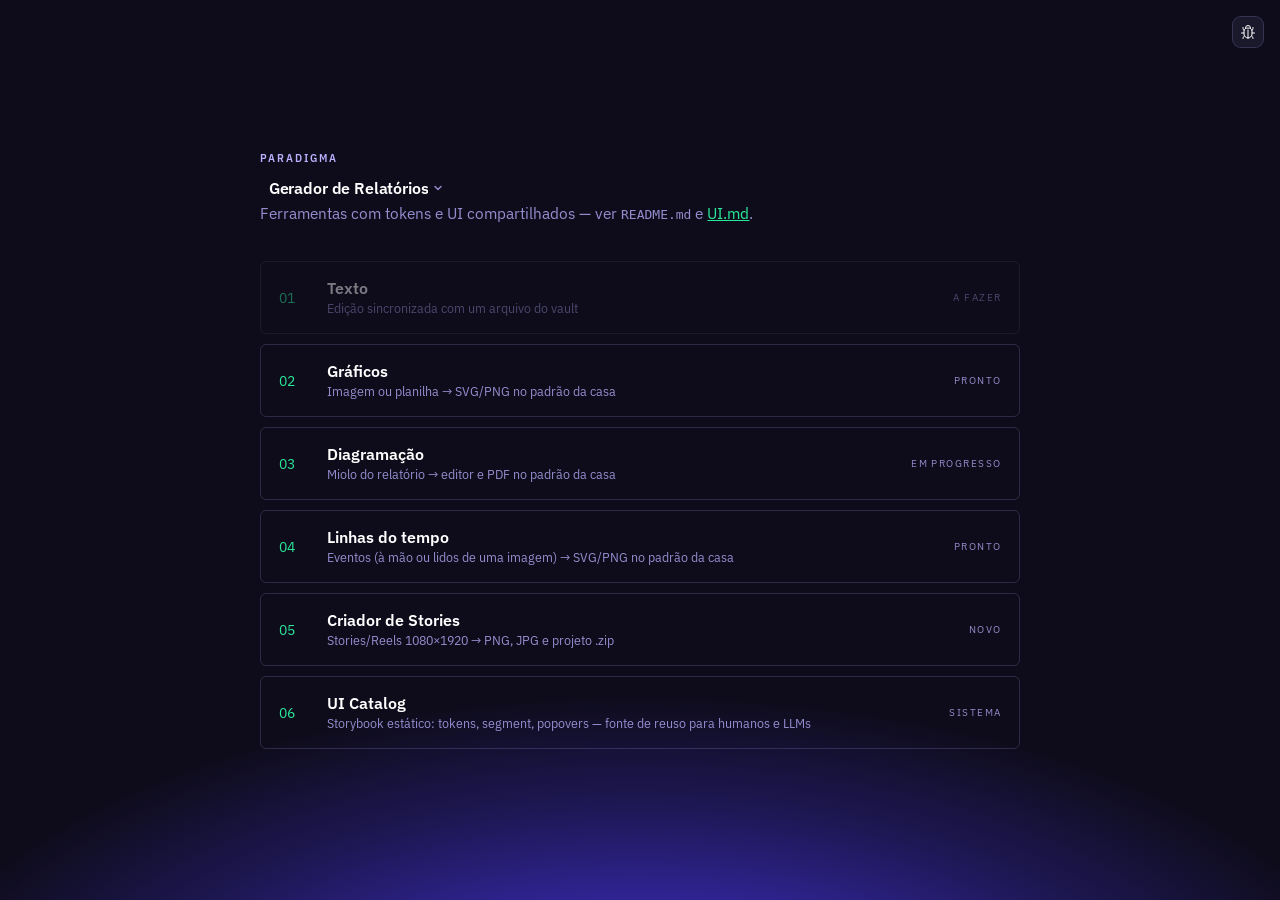
<file: index.html>
<!doctype html>
<html lang="pt-BR">
<head>
<meta charset="utf-8">
<meta name="viewport" content="width=device-width,initial-scale=1">
<title>Gerador de Relatórios · Paradigma</title>
<link rel="stylesheet" href="paradigma.css">
<style>
  body { min-height: 100dvh; display: grid; place-items: center; padding: 2rem;
    background: radial-gradient(ellipse 80% 55% at 50% 118%, var(--violet), color-mix(in srgb, var(--violet) 25%, transparent) 52%, transparent 74%), var(--ground); }
  main { width: min(760px, 100%); }
  h1 { font-size: 2.6rem; font-weight: 600; letter-spacing: -.03em; margin: 0 0 .4rem; }
  .lead { color: var(--muted); margin: 0 0 2.4rem; font-stretch: 90%; }
  ol { list-style: none; margin: 0; padding: 0; display: grid; gap: .6rem; counter-reset: n; }
  li a, li > div {
    display: grid; grid-template-columns: 2rem 1fr auto; align-items: center; gap: 1rem;
    padding: 1rem 1.1rem; border: 1px solid var(--hair); border-radius: var(--r);
    color: inherit; text-decoration: none;
  }
  li a:hover { border-color: var(--hair-strong); background: color-mix(in srgb, var(--lilac) 7%, transparent); }
  .n { color: var(--mint); font-variant-numeric: tabular-nums; font-size: .85rem; }
  .t { font-weight: 600; }
  .d { display: block; font-weight: 400; color: var(--muted); font-size: .82rem; font-stretch: 90%; margin-top: .15rem; }
  .tag { font-size: .64rem; letter-spacing: .14em; text-transform: uppercase; color: var(--muted); }
  li > div { opacity: .45; }
</style>
</head>
<body>
<nav id="fbNav" style="position:fixed;top:1rem;right:1rem;z-index:5;display:flex;gap:.4rem"></nav>
<main>
  <p class="eyebrow">Paradigma</p>
  <h1>Gerador de Relatórios</h1>
  <p class="lead">Ferramentas com tokens e UI compartilhados — ver <code>README.md</code> e <a href="UI.md" style="color:var(--mint)">UI.md</a>.</p>
  <ol>
    <li><div><span class="n">01</span><span class="t">Texto<span class="d">Edição sincronizada com um arquivo do vault</span></span><span class="tag">a fazer</span></div></li>
    <li><a href="graficos.html"><span class="n">02</span><span class="t">Gráficos<span class="d">Imagem ou planilha → SVG/PNG no padrão da casa</span></span><span class="tag">pronto</span></a></li>
    <li><a href="diagramacao.html"><span class="n">03</span><span class="t">Diagramação<span class="d">Miolo do relatório → editor e PDF no padrão da casa</span></span><span class="tag">em progresso</span></a></li>
    <li><a href="timelines.html"><span class="n">04</span><span class="t">Linhas do tempo<span class="d">Eventos (à mão ou lidos de uma imagem) → SVG/PNG no padrão da casa</span></span><span class="tag">pronto</span></a></li>
    <li><a href="stories.html"><span class="n">05</span><span class="t">Criador de Stories<span class="d">Stories/Reels 1080×1920 → PNG, JPG e projeto .zip</span></span><span class="tag">novo</span></a></li>
    <li><a href="ui/catalog.html"><span class="n">06</span><span class="t">UI Catalog<span class="d">Storybook estático: tokens, segment, popovers — fonte de reuso para humanos e LLMs</span></span><span class="tag">sistema</span></a></li>
  </ol>
</main>
<script type="module">
  import { initFeedback } from './feedback.js';
  import { initAppNav } from './app-nav.js';
  initAppNav({ current: 'index', title: 'Gerador de Relatórios', h1: 'main h1' });
  initFeedback({ nav: '#fbNav' });
</script>
</body>
</html>
</file>
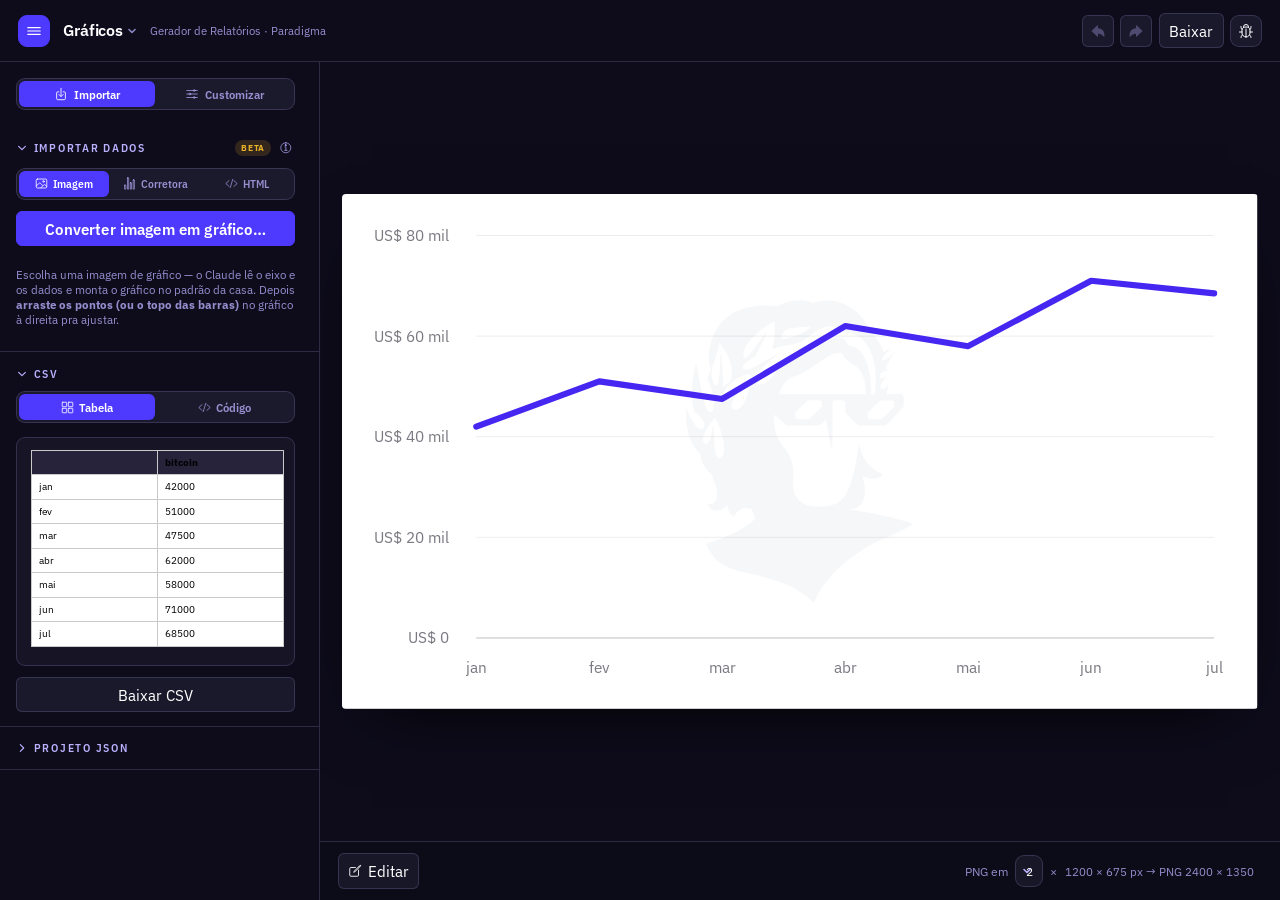
<file: graficos.html>
<!doctype html>
<html lang="pt-BR">
<head>
<meta charset="utf-8">
<meta name="viewport" content="width=device-width,initial-scale=1">
<title>Gráficos · Gerador de Relatórios Paradigma</title>
<link rel="stylesheet" href="paradigma.css">
<style>
  body { height: 100dvh; display: grid; grid-template-rows: auto 1fr; overflow: hidden; }

  header {
    display: flex; align-items: center; gap: 1rem;
    padding: .8rem 1.1rem; border-bottom: 1px solid var(--hair);
  }
  header .hleft { display: flex; align-items: center; gap: .65rem; min-width: 0; }
  /* ion-icon name="menu-outline" — mostra/esconde a sidebar esquerda */
  header .hleft #btnSidebar {
    flex: none; width: var(--ctrl-h, 2rem); height: var(--ctrl-h, 2rem); padding: 0;
    display: grid; place-items: center; border-radius: var(--ctrl-r, 9px); color: var(--muted);
  }
  header .hleft #btnSidebar svg { width: 18px; height: 18px; display: block; }
  header .hleft #btnSidebar:hover { color: var(--ink); }
  header .hleft #btnSidebar[aria-pressed="true"] {
    color: #fff; border-color: var(--violet); background: var(--violet);
  }
  header .hleft #btnSidebar[aria-pressed="true"]:hover { color: #fff; }
  header h1 { font-size: 1rem; font-weight: 600; margin: 0; letter-spacing: -.01em; }
  header .crumb { color: var(--muted); font-size: .74rem; font-stretch: 85%;
    white-space: nowrap; overflow: hidden; text-overflow: ellipsis; }
  header nav { margin-left: auto; display: flex; gap: .4rem; align-items: center; }

  /* menu do botão "Baixar" (PNG/SVG/JSON) — mesmo desenho do Diagramador */
  #downloadMenu {
    position: fixed; z-index: 40; display: grid; gap: .2rem; width: 240px;
    padding: .35rem; border: 1px solid var(--hair-strong); border-radius: 10px;
    background: color-mix(in srgb, var(--lilac) 10%, var(--ground));
    box-shadow: 0 16px 50px -16px #000;
  }
  #downloadMenu[hidden] { display: none; }
  #downloadMenu button {
    display: flex; align-items: center; gap: .55rem; text-align: left; width: 100%;
    padding: .5rem .55rem; border: 0; border-radius: 6px;
    background: transparent; color: var(--ink); cursor: pointer;
    font-size: .82rem; font-stretch: 85%;
  }
  #downloadMenu button svg { width: 16px; height: 16px; flex: none; color: var(--lilac); }
  #downloadMenu button .dl-label { flex: 1; min-width: 0; }
  #downloadMenu button:hover { background: color-mix(in srgb, var(--violet) 16%, transparent); }
  #downloadMenu .dl-sep {
    height: 1px; margin: .2rem .4rem;
    background: var(--hair); pointer-events: none;
  }
  #downloadMenu .dl-badge {
    flex: none; margin-left: auto;
    font-size: .6rem; font-weight: 600; font-stretch: 85%;
    letter-spacing: .04em; text-transform: uppercase;
    padding: .18rem .42rem; border-radius: 999px; line-height: 1.1;
    color: var(--lilac);
    background: color-mix(in srgb, var(--lilac) 16%, transparent);
  }
  #downloadMenu .dl-badge.rec {
    color: var(--mint);
    background: color-mix(in srgb, var(--mint) 16%, transparent);
  }

  /* summary com badge + ⓘ (Importar dados) — mesmo padrão do Diagramador (Índice) */
  summary.sum-info {
    display: flex; align-items: center; gap: .35rem; width: 100%;
  }
  summary.sum-info .sum-trail {
    margin-left: auto;
    display: inline-flex; align-items: center; gap: .35rem;
    flex: none;
  }
  .sec-badge {
    font-size: .58rem; font-weight: 700; font-stretch: 85%;
    letter-spacing: .06em; text-transform: uppercase;
    padding: .16rem .4rem; border-radius: 999px; line-height: 1.1;
    color: #E8B029;
    background: color-mix(in srgb, #E8B029 16%, transparent);
  }
  .infoicon {
    position: relative; border: 0; background: none; padding: 0;
    width: 1.15rem; height: 1.15rem;
    display: grid; place-items: center;
    color: var(--muted); cursor: help; line-height: 1;
    text-transform: none; letter-spacing: normal;
  }
  .infoicon svg { width: 14px; height: 14px; display: block; }
  .infoicon:hover { background: none; color: var(--ink); }
  /* bolha via ::after (não title=): botão dentro de summary é interativo aninhado
     e o Chrome às vezes não dispara o tooltip nativo no hover */
  .infoicon::after {
    content: attr(data-tip); position: absolute; top: 100%; right: 0; margin-top: 6px;
    width: min(260px, 70vw); padding: .55rem .65rem; border-radius: 8px;
    background: color-mix(in srgb, var(--lilac) 14%, var(--ground)); border: 1px solid var(--hair-strong);
    color: var(--ink); font-size: .68rem; font-weight: 400; font-stretch: 90%;
    text-transform: none; letter-spacing: normal;
    line-height: 1.45; text-align: left; white-space: pre-line;
    opacity: 0; pointer-events: none; transition: opacity .12s; z-index: 50;
    box-shadow: 0 12px 30px -12px #000;
  }
  .infoicon:hover::after, .infoicon:focus-visible::after { opacity: 1; }

  /* sidebar 320px (mesmo do Diagramador); painel + <details> expandable vêm de paradigma.css.
     width anima — painel interno fixo + overflow:hidden = slide in/out limpo. */
  main { display: flex; min-height: 0; }
  aside#sidebar {
    flex: 0 0 auto;
    width: 320px;
    min-width: 0;
    min-height: 0;
    overflow: hidden;
    border-right: 1px solid var(--hair);
    box-sizing: border-box;
    transition:
      width .28s cubic-bezier(.4, 0, .2, 1),
      border-color .28s ease;
  }
  main.sidebar-collapsed > aside#sidebar {
    width: 0;
    border-right-color: transparent;
  }
  aside#sidebar > .sidebar-panel {
    width: 320px;
    max-width: 100%;
    height: 100%;
    gap: .9rem; /* respiro entre segment principal e o pane ativo */
    min-width: 0;
  }
  /* nada na sidebar pode estourar a largura do painel (tabela CSV, grids, textareas) */
  aside#sidebar .pane,
  aside#sidebar details,
  aside#sidebar details > .body,
  aside#sidebar .field,
  aside#sidebar textarea,
  aside#sidebar input,
  aside#sidebar select {
    max-width: 100%;
    min-width: 0;
    box-sizing: border-box;
  }
  @media (prefers-reduced-motion: reduce) {
    aside#sidebar { transition: none; }
  }
  /* abas Importar/Customizar: empilham seções <details> sem gap extra (pad do details) */
  .pane.sb-main { gap: 0; align-content: start; }
  /* panes de fonte de dados (Imagem/Corretora/HTML) — grid interno, sem o pad dos details */
  .pane > .body { display: grid; gap: .55rem; }

  /* segment Importar | Customizar — ícones à esquerda (igual Diagramador) */
  #mainSegment button { gap: .35rem; }
  #mainSegment button svg { width: 14px; height: 14px; flex: none; display: block; }
  /* segment Imagem/Corretora/HTML — ícone Ionicons à esquerda do rótulo */
  #dataSegment button { gap: .3rem; font-size: .7rem; }
  #dataSegment button svg { width: 13px; height: 13px; flex: none; display: block; }
  /* segment Tema (Claro/Escuro) — mesmo gap/ícone */
  #themeSeg button { gap: .35rem; }
  #themeSeg button svg { width: 14px; height: 14px; flex: none; display: block; }
  /* CSV: Tabela | Código */
  #csvModeSeg { margin-bottom: .15rem; }
  #csvModeSeg button { gap: .3rem; font-size: .72rem; }
  #csvModeSeg button svg { width: 13px; height: 13px; flex: none; display: block; }
  .csv-table-host {
    width: 100%; max-width: 100%; min-width: 0;
    box-sizing: border-box;
    padding: 12px 10px 18px 14px;
    /* scroll da planilha fica AQUI — não no painel da sidebar */
    overflow-x: auto;
    overflow-y: visible;
    border: 1px solid var(--hair);
    border-radius: var(--ctrl-r, 9px);
    background: color-mix(in srgb, var(--lilac) 5%, transparent);
  }
  .csv-table-host[hidden] { display: none !important; }
  .csv-table-host .tbl-wrap {
    width: 100% !important;
    max-width: 100%;
    min-width: 0;
    box-sizing: border-box;
  }
  .csv-table-host .tbl {
    color: var(--ink);
    font-size: .72rem;
    line-height: 1.35;
  }
  .csv-table-host .tbl th,
  .csv-table-host .tbl td {
    border-color: var(--hair-strong);
    color: var(--ink);
    padding: 5px 7px;
  }
  .csv-table-host .tbl th,
  .csv-table-host .tbl .tbl-head-cell {
    background: color-mix(in srgb, var(--lilac) 14%, var(--ground)) !important;
    color: var(--ink);
  }
  .csv-table-host .tbl th:focus,
  .csv-table-host .tbl td:focus {
    outline: 2px solid var(--violet);
    outline-offset: -2px;
  }
  .csv-table-host .tbl-handle {
    background: var(--ground);
    box-shadow: 0 0 0 1px var(--hair-strong);
  }

  .grid2 { display: grid; grid-template-columns: 1fr 1fr; gap: .5rem; }

  /* "Logo da Paradigma" — mesmo peso de rótulo do Diagramador (não o cinza de field) */
  aside .field { display: grid; gap: .3rem; font-size: .74rem; font-stretch: 85%; color: var(--muted); }
  .fieldtitle { color: var(--ink); font-size: .82rem; }
  /* slider com valor à direita + ↺ (padrão Diagramador / sliders de logo) */
  aside .field-row { display: flex; justify-content: space-between; align-items: baseline; }
  aside .field-val {
    display: inline-flex; align-items: center; gap: .3rem;
    color: var(--ink); font-variant-numeric: tabular-nums;
  }
  aside .resetbtn {
    border: 0; background: transparent; padding: 0 .1rem; margin: 0;
    color: var(--muted); cursor: pointer; font-size: 12px; line-height: 1;
  }
  aside .resetbtn:hover { color: var(--ink); }
  /* picker de logo: 2 colunas, altura fixa 76px (igual Diagramador) — preview SVG maior */
  .logopick {
    display: grid; grid-template-columns: repeat(2, minmax(0, 1fr));
    gap: .3rem; margin-top: .3rem; width: 100%;
  }
  .logopick button {
    height: 76px; min-width: 0; width: 100%; box-sizing: border-box;
    display: flex; align-items: center; justify-content: center; overflow: hidden;
    padding: .3rem; border: 1px solid var(--hair); border-radius: var(--r);
    background: transparent; color: var(--muted); cursor: pointer;
    font-size: .72rem; font-stretch: 85%;
  }
  .logopick button:hover { border-color: var(--hair-strong); color: var(--ink); }
  .logopick button[aria-pressed="true"] {
    border-color: var(--violet); color: var(--ink);
    background: color-mix(in srgb, var(--violet) 16%, transparent);
  }
  .logopick button svg { display: block; margin: 0 auto; max-width: 100%; height: auto; }

  /* picker de tipo com ícone */
  .typepick { display: grid; grid-template-columns: repeat(4, 1fr); gap: .3rem; }
  .typepick button {
    display: grid; justify-items: center; gap: .2rem; padding: .45rem .2rem;
    border: 1px solid var(--hair); border-radius: var(--r); background: transparent;
    color: var(--muted); cursor: pointer; font-stretch: 85%; font-size: .64rem;
  }
  .typepick button svg { width: 24px; height: 16px; }
  .typepick button:hover { border-color: var(--hair-strong); color: var(--ink); }
  .typepick button[aria-pressed="true"] {
    border-color: var(--violet); color: var(--ink);
    background: color-mix(in srgb, var(--violet) 18%, transparent);
  }

  /* switch de mostrar label — campo à esquerda, switch à direita (alinha com o input) */
  .labelrow { display: flex; gap: .55rem; align-items: end; }
  .labelrow .field { flex: 1; min-width: 0; }
  .lblswitch {
    flex: 0 0 auto; width: 2.1rem; height: 1.2rem; margin-bottom: .3rem; padding: 0;
    border-radius: 999px; border: 1px solid var(--hair-strong);
    background: color-mix(in srgb, var(--lilac) 10%, transparent); position: relative; cursor: pointer;
  }
  .lblswitch::after {
    content: ""; position: absolute; top: 50%; left: 2px; transform: translateY(-50%);
    width: .85rem; height: .85rem; border-radius: 50%; background: var(--muted); transition: left .12s, background .12s;
  }
  .lblswitch[aria-checked="true"] { background: var(--mint); border-color: var(--mint); }   /* Paradigma Aqua */
  .lblswitch[aria-checked="true"]::after { left: calc(100% - .85rem - 2px); background: #fff; }
  .toggle { display: flex; align-items: center; gap: .45rem; font-size: .78rem; color: var(--muted); cursor: pointer; }

  textarea { width: 100%; min-height: 130px; resize: vertical; font-family: ui-monospace, "SF Mono", monospace; font-size: .72rem; line-height: 1.5; }

  .serie {
    display: grid; grid-template-columns: auto 1fr auto; gap: .55rem; align-items: center;
    border: 1px solid var(--hair); border-radius: var(--r); padding: .4rem .55rem;
  }
  .serie .serie-opts { grid-column: 1 / -1; display: flex; gap: .35rem; }
  .serie .mini { font-size: .68rem; padding: .22rem .4rem; flex: 1; min-width: 0; }
  .serie .sname { border: 0; background: none; padding: .2rem; min-width: 0; color: var(--ink); }
  .serie .swatch { width: 1.5rem; height: 1.5rem; }
  /* série escondida do gráfico — continua editável, só sinaliza que não é desenhada */
  .serie.off .swatch, .serie.off .sname, .serie.off .serie-opts { opacity: .4; }
  /* .colorfield e o popover .swatch-pop/.sp-* vêm do componente compartilhado swatch.js */

  /* ---------- editor de arraste (pontos/barras) ---------- */
  #editLayer { position: absolute; inset: 0; z-index: 4; touch-action: none; pointer-events: none; }
  #editLayer.on { pointer-events: auto; cursor: crosshair; }
  #editLayer.can-drag { cursor: grab; }
  #editLayer.can-edit { cursor: text; }
  #editLayer.dragging { cursor: grabbing; }
  /* input inline pra renomear rótulo de eixo direto no gráfico */
  .label-edit {
    position: absolute; z-index: 8; transform: translate(-50%, -50%);
    padding: .1rem .35rem; font-size: .82rem; text-align: center;
    border: 1px solid var(--violet); border-radius: 5px;
    background: var(--ground); color: var(--ink); box-shadow: 0 8px 24px -10px #000;
  }
  #editToggle {
    display: inline-flex; align-items: center; gap: .35rem;
    font-stretch: 85%;
  }
  #editToggle svg { width: 14px; height: 14px; display: block; flex: none; }
  #editToggle.on { background: var(--violet); border-color: var(--violet); font-weight: 600; color: #fff; }
  /* undo/redo solid — cor ativa (lilac) vs desativada (lilac fraco); sem só opacity */
  header nav #btnUndo,
  header nav #btnRedo {
    display: grid; place-items: center;
    width: var(--ctrl-h, 2rem); height: var(--ctrl-h, 2rem); padding: 0;
    color: var(--lilac);
  }
  header nav #btnUndo:hover:not(:disabled),
  header nav #btnRedo:hover:not(:disabled) { color: var(--ink); }
  header nav #btnUndo:disabled,
  header nav #btnRedo:disabled {
    opacity: 1;
    color: color-mix(in srgb, var(--lilac) 32%, transparent);
    cursor: default;
  }
  header nav #btnUndo:disabled:hover,
  header nav #btnRedo:disabled:hover {
    background: color-mix(in srgb, var(--lilac) 7%, transparent);
    color: color-mix(in srgb, var(--lilac) 32%, transparent);
  }
  header nav #btnUndo svg,
  header nav #btnRedo svg { width: 16px; height: 16px; display: block; }
  header nav button:disabled { opacity: .38; cursor: default; }
  header nav button:disabled:hover { background: color-mix(in srgb, var(--lilac) 7%, transparent); }
  .iconbtn { padding: .3rem .55rem; font-size: 1rem; line-height: 1; }
  .iconbtn:disabled { opacity: .35; cursor: default; }
  .edit-handle { fill: color-mix(in srgb, var(--ink) 70%, transparent); stroke: var(--violet); stroke-width: 2; pointer-events: none; }
  .edit-handle.hot { fill: var(--ink); }
  /* rótulo oculto do eixo X: marquinha fantasma só pra achar e clicar de novo */
  .edit-handle-ghost { fill: none; stroke: var(--violet); stroke-width: 1.5; stroke-dasharray: 2 2; opacity: .6; pointer-events: none; }
  /* preview do 2× clique: ponto fantasma no meio do segmento (não mexe no eixo) */
  .edit-insert-ghost {
    fill: color-mix(in srgb, var(--violet) 45%, transparent);
    stroke: var(--violet); stroke-width: 1.5; opacity: .55;
    pointer-events: none;
  }
  #dragTip {
    position: absolute; z-index: 6; pointer-events: none;
    min-width: 7.5rem; min-height: 2.85rem;
    padding: .5rem .7rem; border-radius: 8px;
    font-size: .78rem; font-weight: 600; line-height: 1.35;
    background: var(--violet); color: #fff;
    display: grid; gap: .2rem; align-content: center;
    white-space: nowrap;
    box-shadow: 0 10px 28px -12px #000;
    /* acima do cursor, com folga pra caber X+Y */
    transform: translate(-50%, calc(-100% - 14px));
  }
  #dragTip[hidden] { display: none; }
  #dragTip .tip-row {
    display: flex; gap: .45rem; align-items: baseline; min-height: 1.15em;
  }
  #dragTip .tip-k {
    flex: none; min-width: 1.1em;
    font-size: .66rem; font-weight: 600; font-stretch: 85%;
    letter-spacing: .04em; text-transform: uppercase;
    opacity: .78;
  }
  #dragTip .tip-v {
    font-variant-numeric: tabular-nums;
    font-weight: 600;
  }

  /* ---------- palco ---------- */
  section.stage {
    position: relative;
    flex: 1 1 auto;
    min-width: 0;
    display: grid; grid-template-rows: 1fr auto; min-height: 0;
    background:
      radial-gradient(ellipse 70% 50% at 50% 130%, color-mix(in srgb, var(--violet) 26%, transparent), transparent 72%),
      var(--ground);
  }
  /* overlay do "Converter com IA" — cobre o palco pra ninguém achar que travou */
  #iaOverlay {
    position: absolute; inset: 0; z-index: 5;
    display: grid; place-items: center;
    background: color-mix(in srgb, var(--ground) 78%, transparent);
    backdrop-filter: blur(2px);
  }
  #iaOverlay[hidden] { display: none; }
  .ia-card {
    display: grid; justify-items: center; gap: .7rem; text-align: center;
    padding: 1.6rem 2rem; border: 1px solid var(--hair-strong); border-radius: 10px;
    background: color-mix(in srgb, var(--lilac) 7%, var(--ground));
    box-shadow: 0 24px 70px -30px #000;
  }
  .ia-spinner {
    width: 2.2rem; height: 2.2rem; border-radius: 50%;
    border: 3px solid var(--hair); border-top-color: var(--violet);
    animation: iaspin .8s linear infinite;
  }
  @keyframes iaspin { to { transform: rotate(360deg); } }
  .ia-title { margin: 0; font-weight: 600; font-size: 1.05rem; }
  .ia-sub { margin: 0; color: var(--muted); font-size: .82rem; font-variant-numeric: tabular-nums; }
  #iaOverlay.err .ia-spinner { display: none; }
  #iaOverlay.err .ia-title { color: #FF6B6B; }
  #iaClose { margin-top: .3rem; }
  .canvas { display: grid; place-items: center; padding: 1.4rem; min-height: 0; overflow: auto; }
  .framewrap { position: relative; max-width: 100%; max-height: 100%; line-height: 0; }
  .framewrap > .frame { max-width: 100%; max-height: 100%; box-shadow: 0 24px 70px -30px #000; border-radius: 4px; overflow: hidden; }
  .canvas svg { display: block; max-width: 100%; height: auto; }
  /* onion-skin: original sobre o gráfico, mesma caixa, pra comparar na mão */
  #ghost { position: absolute; inset: 0; width: 100%; height: 100%; object-fit: fill;
    pointer-events: none; border-radius: 4px; }
  #ghost.movable { pointer-events: auto; cursor: grab; z-index: 7; outline: 2px dashed var(--mint); }
  #ghost.movable.grabbing { cursor: grabbing; }
  #ghostOp { width: 90px; }
  #ghostMove.on { background: var(--mint); border-color: var(--mint); color: var(--ground); font-weight: 600; }

  .bar {
    display: flex; gap: .5rem; align-items: center; flex-wrap: wrap;
    padding: .7rem 1.1rem; border-top: 1px solid var(--hair);
    background: color-mix(in srgb, var(--ground) 88%, black);
  }
  .bar .sep { flex: 1; }
  .hint { font-size: .72rem; color: var(--muted); font-stretch: 90%; }
  #status.err { color: #FF6B6B; font-weight: 600; }

  /* chat flutuante com a IA da extração (mesma sessão) */
  #iaFab {
    position: fixed; right: 1.3rem; bottom: 1.3rem; z-index: 50;
    width: 3.3rem; height: 3.3rem; border-radius: 50%; padding: 0;
    display: grid; place-items: center;
    background: var(--violet); color: #fff; border: 0;
    box-shadow: 0 12px 32px -8px #000; cursor: pointer;
  }
  #iaFab:hover { filter: brightness(1.12); }
  #iaPanel {
    position: fixed; right: 1.3rem; bottom: 1.3rem; z-index: 51;
    width: min(360px, calc(100vw - 2rem)); height: min(520px, calc(100vh - 2rem));
    display: flex; flex-direction: column; overflow: hidden;
    background: var(--ground); border: 1px solid var(--hair-strong); border-radius: 14px;
    box-shadow: 0 28px 70px -22px #000;
  }
  .ia-head {
    display: flex; align-items: center; justify-content: space-between; gap: .5rem;
    padding: .6rem .85rem; border-bottom: 1px solid var(--hair);
    font-size: .82rem; color: var(--ink); background: color-mix(in srgb, var(--lilac) 6%, transparent);
  }
  .ia-head .hint { display: inline; }
  #iaMin { background: transparent; border: 0; color: var(--muted); cursor: pointer;
    font-size: 1.4rem; line-height: 1; padding: 0 .4rem; }
  #iaMin:hover { color: var(--ink); }
  #iaLog { flex: 1; display: flex; flex-direction: column; gap: .4rem; padding: .8rem; overflow-y: auto; }
  .ia-msg { font-size: .78rem; line-height: 1.4; padding: .4rem .6rem; border-radius: 9px; max-width: 88%; white-space: pre-wrap; }
  .ia-user { align-self: flex-end; background: color-mix(in srgb, var(--violet) 22%, transparent); color: var(--ink); }
  .ia-bot { align-self: flex-start; background: color-mix(in srgb, var(--lilac) 10%, transparent); color: var(--muted); }
  .ia-bot.err { color: #FF6B6B; background: color-mix(in srgb, #FF6B6B 12%, transparent); }
  .ia-bot.pending { animation: iaPulse 1.1s ease-in-out infinite; }
  @keyframes iaPulse { 0%,100% { opacity: .55; } 50% { opacity: 1; } }
  .ia-foot { display: flex; gap: .4rem; padding: .65rem .75rem; border-top: 1px solid var(--hair); }
  #iaMsg { flex: 1; min-width: 0; }

  #drop.over { outline: 2px dashed var(--mint); outline-offset: -6px; }
  [hidden] { display: none !important; }

  /* ---------- extrator ---------- */
  dialog {
    width: min(1240px, 94vw); max-height: 92dvh; padding: 0;
    background: var(--ground); color: var(--ink);
    border: 1px solid var(--hair-strong); border-radius: 10px;
  }
  dialog::backdrop { background: rgba(0,0,0,.68); }
  .dlg-head {
    display: flex; align-items: start; gap: 1rem; justify-content: space-between;
    padding: .9rem 1.1rem; border-bottom: 1px solid var(--hair);
  }
  .dlg-body { display: grid; grid-template-columns: 1fr 340px; gap: 1rem; padding: 1rem; overflow: auto; max-height: calc(92dvh - 68px); }
  .dlg-side { display: grid; gap: .7rem; align-content: start; }
  .stagewrap { min-width: 0; }
  #cv {
    max-width: 100%; display: block; border-radius: var(--r);
    border: 1px solid var(--hair); cursor: crosshair; touch-action: none;
    background: repeating-conic-gradient(#1a1729 0 25%, #14111f 0 50%) 0 0/16px 16px;
  }
  .verdict { font-size: .78rem; font-stretch: 90%; margin: .4rem 0 0; display: flex; align-items: center; gap: .4rem; }
  .verdict::before { content: ""; width: .6rem; height: .6rem; border-radius: 50%; flex: 0 0 auto; background: var(--muted); }
  .verdict.ok::before { background: var(--mint); }
  .verdict.atencao::before { background: #E8B029; }
  .verdict.ruim::before { background: #FF6B6B; }
  .gridout { font-size: .72rem; color: var(--muted); margin-top: .5rem; display: grid; gap: .15rem; }
  .gridout .warn { color: #E8B029; }
  #preview .err { color: #FF6B6B; }
  .gridout table { border-collapse: collapse; width: 100%; }
  .gridout td { padding: .05rem .3rem; font-variant-numeric: tabular-nums; }
  .gridout td:last-child { text-align: right; color: var(--ink); }
</style>
</head>
<body>
<header>
  <div class="hleft">
    <button type="button" id="btnSidebar" title="Mostrar ou esconder o menu" aria-label="Mostrar ou esconder o menu lateral" aria-controls="sidebar" aria-pressed="true"></button>
    <h1>Gráficos</h1>
    <span class="crumb">Gerador de Relatórios · Paradigma</span>
  </div>
  <nav>
    <button type="button" id="btnUndo" title="Desfazer (⌘Z)" aria-label="Desfazer" disabled></button>
    <button type="button" id="btnRedo" title="Refazer (⌘⇧Z)" aria-label="Refazer" disabled></button>
    <button type="button" id="btnDownload" title="Baixar o gráfico (PNG, SVG ou projeto .json)" aria-haspopup="menu" aria-expanded="false" aria-controls="downloadMenu">Baixar</button>
  </nav>
</header>
<!-- menu do botão "Baixar": PNG / SVG / JSON (projeto editável) — position:fixed, JS ancora no botão -->
<div id="downloadMenu" hidden role="menu" aria-label="Formatos de download">
  <button type="button" data-dl="png" role="menuitem" title="Imagem PNG (usa a escala do rodapé)"><span class="dl-label">PNG</span></button>
  <button type="button" data-dl="svg" role="menuitem" title="SVG com fonte embutida e fundo transparente"><span class="dl-label">SVG</span><span class="dl-badge rec">Recomendado</span></button>
  <div class="dl-sep" role="separator"></div>
  <button type="button" data-dl="json" role="menuitem" title="Projeto editável (.json)"><span class="dl-label">JSON</span><span class="dl-badge">Projeto</span></button>
</div>

<main id="drop">
  <aside id="sidebar">
    <div class="sidebar-panel">
    <!-- abas de topo: Importar (dados/CSV/spec) · Customizar (tipo, séries, eixos…) -->
    <div class="segment" id="mainSegment" role="tablist">
      <button type="button" data-main="importar" aria-selected="true">Importar</button>
      <button type="button" data-main="customizar" aria-selected="false">Customizar</button>
    </div>

    <div class="pane sb-main" data-pane="importar">
    <details data-sec="dados" open>
      <summary class="sum-info">Importar dados<span class="sum-trail"><span class="sec-badge">Beta</span><button type="button" class="infoicon" data-tip="Imagem — a IA estima eixos e valores a partir dos pixels; confira e ajuste arrastando os pontos.&#10;Corretora — só Binance e Hyperliquid (API pública, sem chave); na Hyperliquid, mercado com prefixo do dex usa o formato xyz:CL, cash:WTI.&#10;HTML — cole o markup do gráfico (o navegador não lê outros sites). DefiLlama aceita URL (API). Sparkline precisa das datas das pontas." aria-label="Limitações das opções de importação"></button></span></summary>
      <div class="body">
        <div class="segment cols-3" id="dataSegment" role="tablist">
          <button data-seg="imagem" aria-selected="true">Imagem</button>
          <button data-seg="corretora" aria-selected="false">Corretora</button>
          <button data-seg="html" aria-selected="false">HTML</button>
        </div>

        <div class="pane" data-pane="imagem">
          <div class="body">
            <button id="btnIA" class="primary">Converter imagem em gráfico…</button>
            <p class="hint" id="iaHint">Escolha uma imagem de gráfico — o Claude lê o eixo e os dados e monta o gráfico no padrão da casa. Depois <b>arraste os pontos (ou o topo das barras)</b> no gráfico à direita pra ajustar.</p>
          </div>
        </div>

        <div class="pane" data-pane="corretora" hidden>
          <div class="body">
            <div class="grid2">
              <label class="field">Corretora
                <select id="cdVenue"><option value="binance">Binance</option><option value="hyperliquid">Hyperliquid</option></select>
              </label>
              <label class="field">Ativo
                <input id="cdSymbol" type="text" placeholder="BTCUSDT ou cole a URL da corretora" spellcheck="false" list="cdSymbolList" autocomplete="off">
                <datalist id="cdSymbolList"></datalist>
              </label>
              <label class="field">Intervalo
                <select id="cdInterval">
                  <option value="1h">1 hora</option>
                  <option value="4h">4 horas</option>
                  <option value="1d" selected>1 dia</option>
                  <option value="1w">1 semana</option>
                </select>
              </label>
              <label class="field">Volume
                <select id="cdVol"><option value="1">Mostrar (eixo dir.)</option><option value="0">Ocultar</option></select>
              </label>
              <label class="field">Rótulo do eixo X
                <select id="cdXLabel">
                  <option value="dia">Dia (marca a virada)</option>
                  <option value="diahora">Dia e hora</option>
                  <option value="hora">Só a hora</option>
                </select>
              </label>
              <label class="field">De
                <input id="cdStart" type="date">
              </label>
              <label class="field">Até
                <input id="cdEnd" type="date">
              </label>
            </div>
            <button id="btnCandles" class="primary">Buscar candles</button>
            <p class="hint">Binance: par completo (BTCUSDT). Hyperliquid: a moeda (HYPE, BTC) ou um mercado com o prefixo do dex (xyz:CL, cash:WTI). Digite pra autocompletar ou cole a URL do gráfico na corretora. API pública, sem chave.</p>
          </div>
        </div>

        <div class="pane" data-pane="html" hidden>
          <div class="body">
            <label class="field">
              Cole o HTML do elemento (no site: botão-direito no gráfico → Inspecionar → botão-direito no nó → Copy → Copy element) — ou a URL do DefiLlama
              <textarea id="htmlIn" spellcheck="false" placeholder="&lt;div data-chart-id=…&gt; … &lt;/div&gt;  ·  ou  https://defillama.com/protocol/lighter"></textarea>
            </label>
            <button id="btnImportHtml">Importar</button>
            <div class="grid2">
              <label class="field">Primeiro ponto
                <input id="hxStart" type="date">
              </label>
              <label class="field">Último ponto
                <input id="hxEnd" type="date">
              </label>
            </div>
            <button id="btnDatarX">Datar o eixo X</button>
            <p class="hint">SVG (recharts e afins): lê a curva e os eixos e reconstrói os valores reais — sem IA, na hora. O navegador não lê o HTML de outro domínio, por isso é colar o markup, não o link.</p>
            <p class="hint"><b>DefiLlama</b> é exceção: o gráfico dele é <code>&lt;canvas&gt;</code> (o dado só existe como pixel), então aí cole a <b>URL</b> — ou o <code>&lt;iframe&gt;</code> do "Embed Chart" — que eu busco os números pela API deles, exatos. As métricas ligadas na URL (TVL, open interest, fees) vêm juntas.</p>
            <p class="hint">Sparkline de card não traz data nenhuma no HTML. Preencha as duas pontas da janela e os pontos são datados em passo constante (aplica junto no Importar).</p>
          </div>
        </div>
      </div>
    </details>

    <details data-sec="csv" open>
      <summary>CSV</summary>
      <div class="body">
        <div class="segment" id="csvModeSeg" role="tablist" aria-label="Modo da planilha">
          <button type="button" data-csv-mode="tabela" aria-selected="true">Tabela</button>
          <button type="button" data-csv-mode="codigo" aria-selected="false">Código</button>
        </div>
        <div id="csvTableHost" class="csv-table-host"></div>
        <textarea id="tsv" spellcheck="false" hidden></textarea>
        <button id="btnCsv" title="Baixar os dados em CSV">Baixar CSV</button>
      </div>
    </details>

    <details data-sec="spec">
      <summary>Projeto JSON</summary>
      <div class="body">
        <textarea id="json" spellcheck="false"></textarea>
        <div class="row">
          <button type="button" id="btnOpen" title="Abre um .json salvo antes (ou arraste o arquivo pra janela)">Abrir .json</button>
          <input type="file" id="fileSpec" accept="application/json,.json" hidden>
          <button type="button" id="btnCopy">Copiar</button>
        </div>
      </div>
    </details>
    </div><!-- /.pane importar -->

    <div class="pane sb-main" data-pane="customizar" hidden>
    <!-- Tipo: só o picker — opções específicas vão pra seção "Opções do tipo" -->
    <details data-sec="tipo" open>
      <summary>Tipo</summary>
      <div class="body">
        <div class="field">
          <div class="typepick" id="typePicker">
            <button type="button" data-type="line" title="Linha"><svg viewBox="0 0 24 16"><polyline points="1,13 7,7 13,10 23,2" fill="none" stroke="currentColor" stroke-width="2"/></svg><span>Linha</span></button>
            <button type="button" data-type="area" title="Área"><svg viewBox="0 0 24 16"><path d="M1 13 7 7 13 10 23 2 23 15 1 15Z" fill="currentColor" opacity=".35"/><polyline points="1,13 7,7 13,10 23,2" fill="none" stroke="currentColor" stroke-width="2"/></svg><span>Área</span></button>
            <button type="button" data-type="bar" title="Barra"><svg viewBox="0 0 24 16"><rect x="2" y="8" width="4" height="7" fill="currentColor"/><rect x="10" y="4" width="4" height="11" fill="currentColor"/><rect x="18" y="10" width="4" height="5" fill="currentColor"/></svg><span>Barra</span></button>
            <button type="button" data-type="hbar" title="Barra horizontal"><svg viewBox="0 0 24 16"><rect x="1" y="2" width="14" height="3" fill="currentColor"/><rect x="1" y="7" width="20" height="3" fill="currentColor"/><rect x="1" y="12" width="9" height="3" fill="currentColor"/></svg><span>Barra H</span></button>
            <button type="button" data-type="stacked" title="Empilhado"><svg viewBox="0 0 24 16"><rect x="4" y="9" width="6" height="6" fill="currentColor"/><rect x="4" y="4" width="6" height="4" fill="currentColor" opacity=".55"/><rect x="14" y="7" width="6" height="8" fill="currentColor"/><rect x="14" y="3" width="6" height="3" fill="currentColor" opacity=".55"/></svg><span>Empilhado</span></button>
            <button type="button" data-type="stacked100" title="Empilhado 100%"><svg viewBox="0 0 24 16"><rect x="4" y="1" width="6" height="14" fill="currentColor" opacity=".4"/><rect x="4" y="7" width="6" height="8" fill="currentColor"/><rect x="14" y="1" width="6" height="14" fill="currentColor" opacity=".4"/><rect x="14" y="5" width="6" height="10" fill="currentColor"/></svg><span>100%</span></button>
            <button type="button" data-type="donut" title="Rosca"><svg viewBox="0 0 24 16"><circle cx="12" cy="8" r="5.5" fill="none" stroke="currentColor" stroke-width="4"/></svg><span>Rosca</span></button>
            <button type="button" data-type="pie" title="Pizza (com % nas fatias)"><svg viewBox="0 0 24 16"><circle cx="12" cy="8" r="7" fill="currentColor" opacity=".4"/><path d="M12 8 L12 1 A7 7 0 0 1 18.8 10.2 Z" fill="currentColor"/></svg><span>Pizza</span></button>
            <button type="button" data-type="bubble" title="Bolhas — área proporcional ao valor, com ícone dentro"><svg viewBox="0 0 24 16"><circle cx="6" cy="8" r="5.5" fill="currentColor"/><circle cx="15" cy="8" r="3.5" fill="currentColor" opacity=".55"/><circle cx="21" cy="8" r="1.8" fill="currentColor" opacity=".8"/></svg><span>Bolhas</span></button>
            <button type="button" data-type="sankey" title="Sankey — fluxo (origem → destino, espessura = valor)"><svg viewBox="0 0 24 16"><path d="M2 3h3c4 0 4 5 8 5h3" fill="none" stroke="currentColor" stroke-width="3" opacity=".55"/><path d="M2 12h3c4 0 4-3 8-3h3" fill="none" stroke="currentColor" stroke-width="2" opacity=".8"/><rect x="1" y="1" width="2" height="5" fill="currentColor"/><rect x="1" y="10" width="2" height="4" fill="currentColor"/><rect x="21" y="5" width="2" height="7" fill="currentColor"/></svg><span>Sankey</span></button>
            <button type="button" data-type="candle" title="Candlestick (O/H/L/C)"><svg viewBox="0 0 24 16"><line x1="5" y1="1" x2="5" y2="15" stroke="currentColor"/><rect x="3" y="4" width="4" height="6" fill="currentColor"/><line x1="12" y1="2" x2="12" y2="14" stroke="currentColor"/><rect x="10" y="5" width="4" height="7" fill="currentColor" opacity=".55"/><line x1="19" y1="1" x2="19" y2="13" stroke="currentColor"/><rect x="17" y="3" width="4" height="6" fill="currentColor"/></svg><span>Candle</span></button>
          </div>
        </div>
      </div>
    </details>

    <!-- Controles que só existem em certos tipos (barra, pizza, candle, bolhas, sankey) -->
    <details data-sec="tipoOpts" id="secTipoOpts" open>
      <summary id="tipoOptsLabel">Opções do tipo</summary>
      <div class="body">
        <div class="grid2" id="candleOpts" hidden>
          <label class="field">Candle de alta
            <button type="button" class="colorfield" id="candleUp" title="Cor do candle de alta"></button>
          </label>
          <label class="field">Candle de baixa
            <button type="button" class="colorfield" id="candleDown" title="Cor do candle de baixa"></button>
          </label>
          <label class="field">Espessura do pavio<input id="candleWick" type="number" min="0" max="20" step="0.2"></label>
        </div>
        <div id="bubbleOpts" hidden>
          <div class="grid2">
            <label class="field">Posição do rótulo
              <select id="bbLabel"><option value="below">Abaixo</option><option value="above">Acima</option><option value="right">À direita</option></select>
            </label>
            <label class="field">Bolha mínima <span id="bbMinRVal"></span><input id="bbMinR" type="range" min="2" max="40" step="1" data-snaps="2,9,12,16,24,40"></label>
            <label class="field">Ícone mínimo <span id="bbIcoMinVal"></span><input id="bbIcoMin" type="range" min="6" max="60" step="1" data-snaps="6,13,16,20,40,60"></label>
            <label class="field">Ícone máximo <span id="bbIcoMaxVal"></span><input id="bbIcoMax" type="range" min="14" max="140" step="2" data-snaps="14,40,56,72,96,140"></label>
          </div>
          <p class="hint">A área do círculo é proporcional ao valor (raio = √valor) — é assim que o olho lê tamanho. <b>Bolha mínima</b> resgata o valor miúdo que sumiria; <b>ícone mínimo</b> é onde o traço vira borrão (abaixo disso a bolha fica limpa) e <b>máximo</b> impede que o ícone domine a bolha grande. A sigla <code>txt:</code> acompanha o mesmo tamanho.</p>
        </div>
        <div id="sankeyOpts" hidden>
          <label class="field">Espessura das barras <span id="skScaleVal"></span><input id="skScale" type="range" min="15" max="100" step="5" data-snaps="15,25,50,75,100"></label>
          <p class="hint">Independente da altura da imagem: cresça a altura pra caber o texto e reduza aqui pra as barras não engordarem junto. Em <b>Escala logarítmica</b> (em Eixos), fluxo pequeno ao lado de gigante fica visível — a espessura deixa de ser proporcional, então diga isso na legenda.</p>
        </div>
        <div id="pieOpts" hidden>
          <label class="toggle"><input id="gsOn" type="checkbox"> Juntar fatias pequenas em "Outros"</label>
          <div class="grid2">
            <label class="field">Abaixo de <span id="gsVal"></span><input id="gsPct" type="range" min="0.5" max="15" step="0.5" data-snaps="0.5,2,5,8,10,15"></label>
            <label class="field">Nome do grupo<input id="gsLabel" type="text" placeholder="Outros"></label>
          </div>
        </div>
        <div class="grid2" id="barOpts" hidden>
          <label class="field">Canto arredondado <span id="brVal"></span><input id="barRadius" type="range" min="0" max="24" step="1" data-snaps="0,4,8,12,16,24"></label>
          <label class="field">Espaço entre barras <span id="bgVal"></span><input id="barGap" type="range" min="0" max="0.8" step="0.02" data-snaps="0,0.2,0.28,0.4,0.6,0.8" data-edit-scale="100"></label>
          <label class="toggle"><input id="btShow" type="checkbox"> Fundo (iguala a 100%)</label>
          <label class="field">Opacidade do fundo <span id="btOpVal"></span><input id="btOpacity" type="range" min="0" max="100" step="5" data-snaps="0,10,25,50,75,100"></label>
          <label class="field">Espessura do fundo <span id="btScaleVal"></span><input id="btScale" type="range" min="50" max="200" step="10" data-snaps="50,75,100,150,200"></label>
        </div>
      </div>
    </details>

    <!-- Lista de séries / fatias / nós / bolhas — título muda com o tipo -->
    <details data-sec="series" open>
      <summary id="seriesSecLabel">Séries</summary>
      <div class="body"><div id="series"></div></div>
    </details>

    <!-- Campos com data-show: visibilidade por família de tipo (syncSidebarVisibility) -->
    <details data-sec="eixos" id="secEixos">
      <summary>Eixos e rótulos</summary>
      <div class="body">
        <div class="grid2">
          <label class="field" data-show="values">Formato do valor
            <select id="yformat">
              <option value="num">Número</option>
              <option value="compact">Compacto (mil/mi/bi)</option>
              <option value="pct">Porcentagem</option>
              <option value="usd">US$</option>
              <option value="brl">R$</option>
            </select>
          </label>
          <label class="field" data-show="labelMode">Rótulos diretos
            <select id="labelMode">
              <option value="ends">Pontas</option>
              <option value="max">Máximo</option>
              <option value="all">Todos</option>
              <option value="none">Nenhum</option>
            </select>
          </label>
          <label class="field" data-show="cartesian">Grade
            <select id="grid"><option value="y">Horizontal</option><option value="x">Vertical</option><option value="both">Ambas</option><option value="none">Nenhuma</option></select>
          </label>
          <label class="field" data-show="cartesian">Eixo Y
            <select id="yside"><option value="left">Esquerda</option><option value="right">Direita</option></select>
          </label>
          <label class="field" data-show="yscale">Escala
            <select id="yscale"><option value="linear">Linear</option><option value="log">Logarítmica</option></select>
          </label>
          <label class="field" data-show="legend">Legenda
            <select id="legend"><option value="top">Topo</option><option value="bottom">Base</option><option value="none">Nenhuma</option></select>
          </label>
          <label class="field" data-show="cartesian">Mín. do eixo<input id="ymin" type="number" placeholder="auto"></label>
          <label class="field" data-show="cartesian">Máx. do eixo<input id="ymax" type="number" placeholder="auto"></label>
          <label class="field" data-show="cartesian">Título eixo Y<input id="ytitle" type="text"></label>
          <label class="field" data-show="cartesian">1 rótulo a cada<input id="xevery" type="number" min="1" value="1"></label>
          <label class="field" data-show="values">Prefixo<input id="yprefix" type="text" placeholder="ex.: ~"></label>
          <label class="field" data-show="values">Sufixo<input id="ysuffix" type="text" placeholder="ex.: BTC"></label>
        </div>
      </div>
    </details>

    <!-- Só linha/área: espessura, marcadores, suavizar -->
    <details data-sec="traco" id="secTraco">
      <summary>Traço</summary>
      <div class="body">
        <label class="field">Espessura da linha <span id="swVal"></span><input id="strokeWidth" type="range" min="1" max="8" step=".5" data-snaps="1,2,3,4,6,8"></label>
        <label class="field">Marcador nos pontos <span id="dotVal"></span><input id="dotSize" type="range" min="0" max="16" step="2" data-snaps="0,4,8,10,12,16"></label>
        <label class="toggle"><input id="smooth" type="checkbox"> Suavizar curva</label>
      </div>
    </details>

    <!-- Textos do chart + logo (sempre) -->
    <details data-sec="textos" open>
      <summary>Textos e marca</summary>
      <div class="body">
        <div class="labelrow">
          <label class="field">Título<input id="title" type="text"></label>
          <button type="button" class="lblswitch" id="showTitle" role="switch" aria-checked="false" title="Mostrar no gráfico"></button>
        </div>
        <div class="labelrow">
          <label class="field">Subtítulo<input id="subtitle" type="text"></label>
          <button type="button" class="lblswitch" id="showSubtitle" role="switch" aria-checked="false" title="Mostrar no gráfico"></button>
        </div>
        <div class="labelrow">
          <label class="field">Fonte do dado<input id="source" type="text" placeholder="Fonte: Glassnode • jul/2026"></label>
          <button type="button" class="lblswitch" id="showSource" role="switch" aria-checked="false" title="Mostrar no gráfico"></button>
        </div>
        <div class="field"><span class="fieldtitle">Logo da Paradigma</span>
          <div class="logopick" id="wmPicker">
            <button type="button" data-logo="none" aria-pressed="true" title="Nenhum"><svg viewBox="0 0 16 16" width="26" height="26" fill="none" stroke="currentColor" stroke-width="1.4" stroke-linecap="round"><circle cx="8" cy="8" r="5.6"/><line x1="4" y1="12" x2="12" y2="4"/></svg></button>
            <button type="button" data-logo="icone" title="Ícone"><span>Ícone</span></button>
            <button type="button" data-logo="full" title="Completo"><span>Completo</span></button>
            <button type="button" data-logo="nome" title="Nome"><span>Nome</span></button>
          </div>
        </div>
        <div class="grid2" id="wmOpts" hidden>
          <label class="field">Posição
            <select id="wmPos">
              <option value="footer">Rodapé (opaco)</option>
              <option value="header">Cabeçalho (opaco)</option>
              <option value="center">Centro (marca d'água)</option>
            </select>
          </label>
          <label class="field">Cor do logo
            <button type="button" class="colorfield" id="wmColor" title="Escolher cor do logo"></button>
          </label>
          <label class="field" id="wmRegionField">Região
            <select id="wmRegion">
              <option value="externo">Externo ao gráfico</option>
              <option value="interno">Interno ao gráfico</option>
            </select>
          </label>
          <label class="field" id="wmAlignField">Lado
            <select id="wmAlign">
              <option value="right">Direita</option>
              <option value="left">Esquerda</option>
            </select>
          </label>
          <label class="field"><span class="field-row">Opacidade <span class="field-val"><span id="wmOpVal">100%</span><button type="button" class="resetbtn" id="wmOpReset" title="Redefinir opacidade">↺</button></span></span>
            <input type="range" id="wmOpacity" min="0" max="100" value="100" data-snaps="0,10,25,50,75,100">
          </label>
          <label class="field"><span class="field-row">Escala <span class="field-val"><span id="wmScaleVal">1×</span><button type="button" class="resetbtn" id="wmScaleReset" title="Redefinir para 1×">↺</button></span></span>
            <input type="range" id="wmScale" min="40" max="260" value="100" data-snaps="40,70,100,150,200,260" data-edit-scale="0.01">
          </label>
        </div>
      </div>
    </details>

    <!-- Tema, tipografia e tamanho do export -->
    <details data-sec="canvas">
      <summary>Canvas</summary>
      <div class="body">
        <div class="field">Tema
          <div class="segment" id="themeSeg" role="tablist">
            <button type="button" data-theme="light" aria-selected="true">Claro</button>
            <button type="button" data-theme="dark" aria-selected="false">Escuro</button>
          </div>
        </div>
        <label class="field">Escala da fonte <span id="fsVal"></span><input id="fontScale" type="range" min=".7" max="1.6" step=".05" data-snaps="0.7,1,1.15,1.3,1.45,1.6"></label>
        <label class="toggle"><input id="transparent" type="checkbox"> Fundo transparente</label>
        <div class="grid2">
          <label class="field">Largura<input id="width" type="number" step="20"></label>
          <label class="field">Altura<input id="height" type="number" step="20"></label>
        </div>
      </div>
    </details>
    </div><!-- /.pane customizar -->

    </div><!-- /.sidebar-panel -->
  </aside>

  <section class="stage">
    <div class="canvas">
      <div class="framewrap">
        <div class="frame" id="out"></div>
        <img id="ghost" alt="Imagem original sobreposta" hidden>
        <div id="editLayer"></div>
        <div id="dragTip" hidden></div>
      </div>
    </div>
    <div id="iaOverlay" hidden>
      <div class="ia-card">
        <div class="ia-spinner" aria-hidden="true"></div>
        <p class="ia-title">Lendo o gráfico com o Claude…</p>
        <p class="ia-sub" id="iaTimer">pode levar de 20&nbsp;s a 1&nbsp;min</p>
        <button id="iaClose" hidden>Fechar</button>
      </div>
    </div>
    <div class="bar">
      <button type="button" id="editToggle">Editar</button>
      <span class="sep"></span>
      <label class="toggle">PNG em <select id="scale"><option>1</option><option selected>2</option><option>3</option><option>4</option></select>×</label>
      <span class="hint" id="dims"></span>
      <label class="toggle" id="ghostCtl" hidden title="Sobrepõe a imagem original pra você comparar na mão">
        <input type="checkbox" id="ghostOn"> Sobrepor original
        <input type="range" id="ghostOp" min="10" max="90" value="45" data-snaps="10,25,45,50,75,90">
        <span class="hint" id="ghostVal">45%</span>
      </label>
      <button id="ghostMove" class="iconbtn" hidden title="Ajustar a sobreposição na mão (arrastar move · roda escala · 2 cliques reseta)">✥ Ajustar</button>
      <span class="hint" id="status"></span>
    </div>
  </section>
</main>


<input id="fileIA" type="file" accept="image/*" hidden>

<!-- chat flutuante com a IA da extração: FAB abre, botão – minimiza -->
<button id="iaFab" hidden title="Conversar com a IA da extração" aria-label="Conversar com a IA da extração">
  <svg viewBox="0 0 24 24" width="22" height="22" fill="none" stroke="currentColor" stroke-width="2" stroke-linecap="round" stroke-linejoin="round"><path d="M21 11.5a8.38 8.38 0 0 1-8.5 8.5 8.5 8.5 0 0 1-3.9-.9L3 21l1.9-5.6A8.5 8.5 0 1 1 21 11.5z"/></svg>
</button>
<div id="iaPanel" hidden role="dialog" aria-label="Chat com a IA da extração">
  <div class="ia-head">
    <span>IA da extração <span class="hint">— ainda vê a imagem</span></span>
    <button id="iaMin" title="Minimizar" aria-label="Minimizar">–</button>
  </div>
  <div id="iaLog"></div>
  <div class="ia-foot">
    <input id="iaMsg" type="text" placeholder="ex.: o valor de março é 55 mil">
    <button id="iaSend" class="primary">Enviar</button>
  </div>
</div>

<script type="module" src="graficos.js"></script>
</body>
</html>
</file>
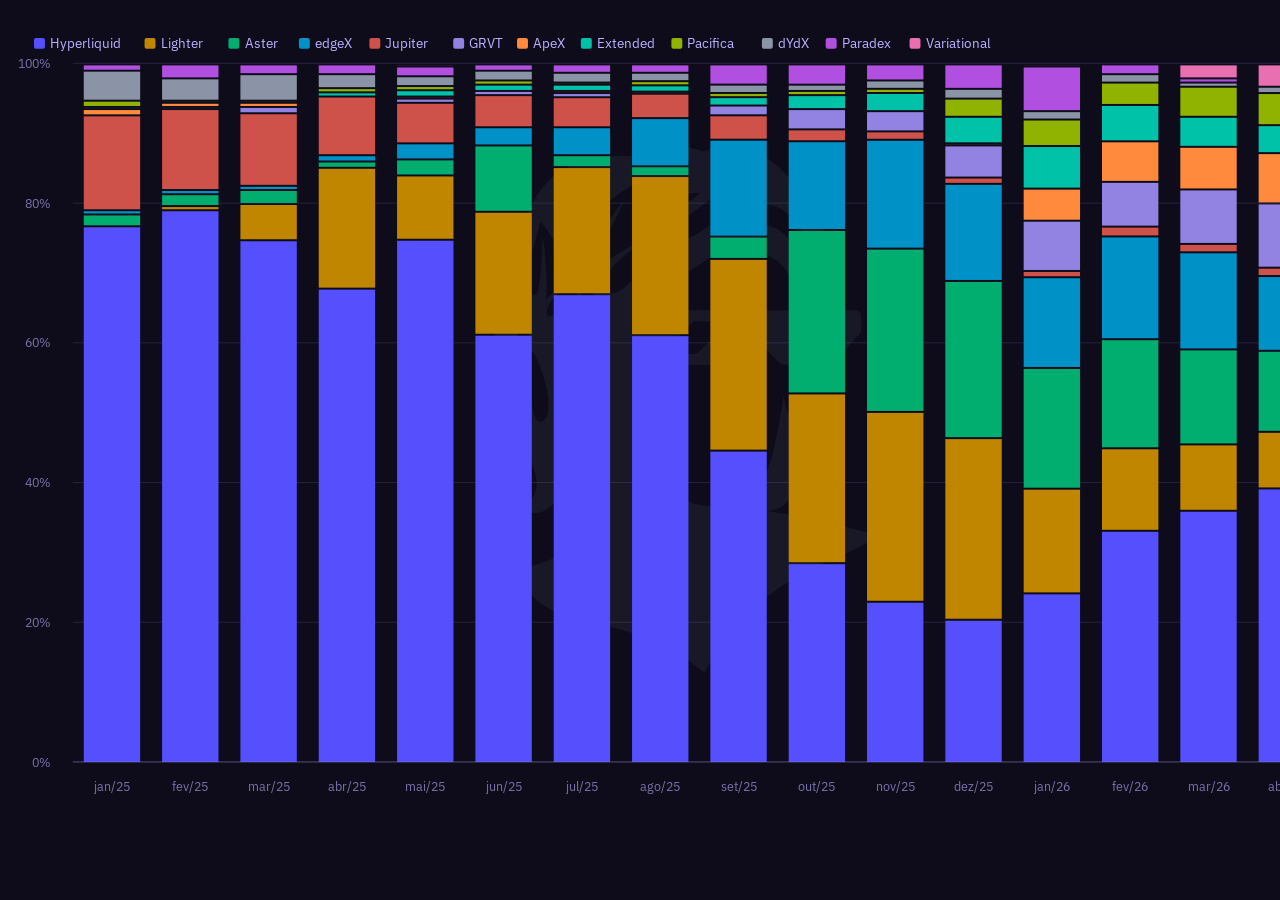
<file: render-perp.html>
<!doctype html>
<meta charset="utf-8">
<title>render perp dex</title>
<style>html,body{margin:0;background:#0E0C1B}#o svg{display:block}</style>
<div id="o">carregando…</div>
<script type="module">
import { renderChart } from './chart.js';

const M = ['jan/25','fev/25','mar/25','abr/25','mai/25','jun/25','jul/25','ago/25','set/25','out/25','nov/25','dez/25','jan/26','fev/26','mar/26','abr/26'];
// ordem/dados = CSV extraído. cor: 6 slots da marca + 6 extensões distintas.
const S = [
  ['Hyperliquid','#554FFE',[76.9,79.2,74.9,67.9,74.9,61.3,67.1,61.3,44.8,28.6,23.1,20.5,24.3,33.2,36.1,39.3]],
  ['Lighter','#C08600',[0,0.6,5.2,17.3,9.2,17.6,18.2,22.8,27.5,24.3,27.2,26.0,15.0,11.8,9.5,8.1]],
  ['Aster','#01AD6F',[1.7,1.7,2.0,0.9,2.3,9.5,1.7,1.4,3.2,23.4,23.4,22.5,17.3,15.6,13.6,11.6]],
  ['edgeX','#0092C6',[0.6,0.6,0.6,0.9,2.3,2.6,4.0,6.9,13.9,12.7,15.6,13.9,13.0,14.7,13.9,10.7]],
  ['Jupiter','#CE5249',[13.6,11.6,10.4,8.4,5.8,4.6,4.3,3.5,3.5,1.7,1.2,0.9,0.9,1.4,1.2,1.2]],
  ['GRVT','#9283E3',[0,0.3,0.9,0,0.6,0.6,0.6,0,1.4,2.9,2.9,4.6,7.2,6.4,7.8,9.2]],
  ['ApeX','#FF8A3D',[0.9,0.6,0.6,0,0.3,0,0.3,0.3,0,0,0,0.3,4.6,5.8,6.1,7.2]],
  ['Extended','#00C2A8',[0.3,0,0,0.6,0.9,0.9,0.9,0.9,1.2,2.0,2.6,3.8,6.1,5.2,4.3,4.0]],
  ['Pacifica','#8FB300',[0.9,0.3,0.3,0.6,0.6,0.6,0.3,0.6,0.6,0.6,0.6,2.6,3.8,3.2,4.3,4.6]],
  ['dYdX','#8A94A6',[4.3,3.2,3.8,2.0,1.4,1.4,1.4,1.2,1.2,0.9,1.2,1.4,1.2,1.2,0.6,0.9]],
  ['Paradex','#B14FE0',[0.9,2.0,1.4,1.4,1.4,0.9,1.2,1.2,2.9,2.9,2.3,3.5,6.4,1.4,0.6,0]],
  ['Variational','#E86FB0',[0,0,0,0,0.3,0,0,0,0,0,0,0,0.3,0,2.0,3.2]],
];

const spec = {
  type: 'stacked100', theme: 'dark', width: 1360, height: 820,
  title: 'Corretoras Descentralizadas de Perpétuos',
  subtitle: 'Participação no volume mensal — 12 maiores DEXs',
  source: 'Paradigma  •  extraído de gráfico CoinGecko',
  labels: M,
  series: S.map(([name, color, data]) => ({ name, color, data })),
  y: { format: 'pct', max: 100, min: 0 },
  legend: 'top', grid: 'y', fontScale: 1,
};

const fontDataUri = await fetch('fonts/IBMPlexSans-Var.ttf').then(r => r.blob())
  .then(b => new Promise(res => { const fr = new FileReader(); fr.onload = () => res(fr.result); fr.readAsDataURL(b); }));

document.getElementById('o').innerHTML = renderChart(spec, { fontDataUri });
document.title = 'pronto';
</script>
</file>
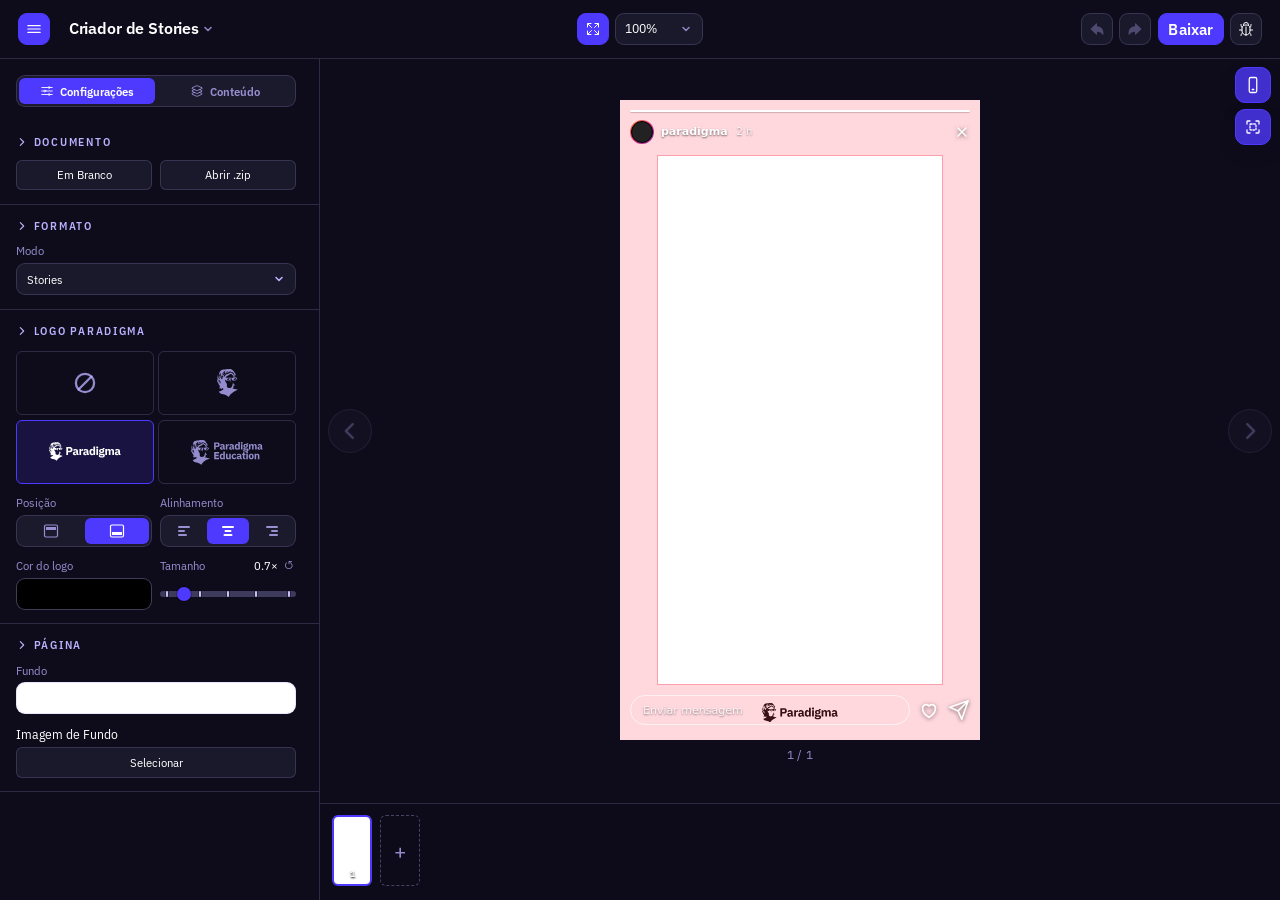
<file: stories.html>
<!doctype html>
<html lang="pt-BR">
<head>
<meta charset="utf-8">
<meta name="viewport" content="width=device-width,initial-scale=1">
<title>Criador de Stories · Paradigma</title>
<link rel="stylesheet" href="paradigma.css">
<style>
  /* Shell (header/sidebar/zoom/segment) → paradigma.css body.app-editor + ui-shell.js */
  /* toggles UI / safe — canto sup. dir. do palco (mesmo lugar do índice no diagramador) */
  .stage-toggles-host {
    position: absolute; top: .55rem; right: .55rem; z-index: 35;
    display: flex; flex-direction: column; gap: .35rem;
    pointer-events: none;
  }
  .stage-toggles-host button {
    pointer-events: auto;
    width: 2.25rem; height: 2.25rem; padding: 0;
    display: grid; place-items: center;
    border-radius: 10px;
    border: 1px solid var(--hair-strong);
    background: color-mix(in srgb, var(--ground) 62%, transparent);
    backdrop-filter: blur(10px); -webkit-backdrop-filter: blur(10px);
    color: var(--muted); opacity: .82;
    box-shadow: 0 8px 24px -12px #000;
    cursor: pointer; transition: opacity .15s, color .15s, background .15s, border-color .15s;
  }
  .stage-toggles-host button svg { width: 18px; height: 18px; display: block; }
  .stage-toggles-host button:hover {
    opacity: 1; color: var(--ink);
    border-color: color-mix(in srgb, var(--violet) 40%, var(--hair-strong));
  }
  .stage-toggles-host button[aria-pressed="true"] {
    opacity: 1; color: #fff;
    border-color: var(--violet);
    background: color-mix(in srgb, var(--violet) 78%, var(--ground));
  }

  /* ---------- palco (slider: setas | story centralizado | setas) ---------- */
  section.stage {
    position: relative;
    flex: 1 1 auto;
    display: grid; grid-template-rows: 1fr auto; min-height: 0; min-width: 0;
    background:
      radial-gradient(ellipse 70% 50% at 50% 130%, color-mix(in srgb, var(--violet) 26%, transparent), transparent 72%),
      var(--ground);
  }
  .stage-main {
    min-height: 0; min-width: 0;
    display: grid;
    grid-template-columns: auto minmax(0, 1fr) auto;
    align-items: center;
    gap: .35rem;
    padding: .6rem .5rem;
  }
  .side-nav {
    width: 2.75rem; height: 2.75rem; padding: 0;
    display: grid; place-items: center;
    border-radius: 999px;
    color: var(--lilac);
    background: color-mix(in srgb, var(--lilac) 10%, transparent);
    border: 1px solid var(--hair-strong);
    flex: none;
    z-index: 2;
  }
  .side-nav svg { width: 22px; height: 22px; display: block; }
  .side-nav:hover:not(:disabled) {
    color: var(--ink);
    border-color: var(--violet);
    background: color-mix(in srgb, var(--violet) 18%, transparent);
  }
  .side-nav:disabled { opacity: .28; cursor: default; }

  #stage {
    min-height: 0; min-width: 0; overflow: hidden;
    display: flex;
    flex-direction: column;
    align-items: center;
    justify-content: center;
    gap: .45rem;
    /* reserva espaço visual do “slide” em foco */
    height: 100%;
  }
  .page-counter {
    flex: none;
    font-size: .72rem;
    color: var(--muted);
    font-variant-numeric: tabular-nums;
    letter-spacing: .02em;
    user-select: none;
  }

  /* wrapper = tamanho visual (PAGE × zoom); #pages escala a partir do topo-esq */
  #pages-wrap {
    position: relative;
    overflow: hidden;
    /* width/height setados em JS conforme o zoom */
    flex: none;
  }
  #pages {
    transform-origin: top left;
    width: 360px; height: 640px;
  }

  /* página story 360×640 (trabalho) → export 1080×1920 — BG branco + sombra forte (legível no ground roxo) */
  .story-page {
    position: relative;
    width: 360px; height: 640px;
    background: #FFFFFF; color: #000;
    box-shadow:
      0 0 0 1px color-mix(in srgb, var(--lilac) 22%, transparent),
      0 4px 12px rgba(0, 0, 0, .28),
      0 24px 56px -12px rgba(0, 0, 0, .55),
      0 48px 100px -28px rgba(0, 0, 0, .5);
    font-family: "Plex", "IBM Plex Sans", system-ui, sans-serif;
    font-synthesis: style;
    -webkit-font-smoothing: antialiased;
    overflow: hidden;
    flex: none;
  }
  /* full-bleed + scale/pan (igual .cover-bg do Diagramador: overflow da página recorta) */
  .story-page .bg-layer {
    position: absolute; inset: 0;
    background-size: cover; background-position: center; background-repeat: no-repeat;
  }

  /* Imagem de Fundo — mesmos shells do Diagramador (capa/contracapa) */
  .filebtn { position: relative; overflow: hidden; }
  .filebtn input[type=file] { position: absolute; inset: 0; opacity: 0; cursor: pointer; }
  .bgactions { display: flex; gap: .4rem; }
  .bgactions .fieldbtn { flex: 1; justify-content: center; min-width: 0; }
  .bgactions[hidden], #bgXformPos[hidden], #bgXformScale[hidden] { display: none !important; }
  .grid2 { display: grid; grid-template-columns: 1fr 1fr; gap: .5rem; }
  aside .field-row { display: flex; justify-content: space-between; align-items: baseline; }
  aside .field-val {
    color: var(--ink); font-variant-numeric: tabular-nums;
    display: inline-flex; align-items: center; gap: .3rem;
  }
  aside .resetbtn {
    border: 0; background: transparent; padding: 0 .1rem; margin: 0;
    color: var(--muted); cursor: pointer; font-size: 12px; line-height: 1;
  }
  aside .resetbtn:hover { color: var(--ink); }
  /* freestyle: blocks-layer = safe area; left/top em px, width = scale % */
  .story-page .blocks-layer {
    position: absolute;
    pointer-events: none;
    z-index: 3;
  }
  .story-page.editing .blocks-layer > .blk { pointer-events: auto; }
  /* guia de snap horizontal (Y): peers = roxo; centro = coral */
  .story-page .snap-guide {
    position: absolute;
    left: -4px; right: -4px;
    height: 0;
    border-top: 1.5px solid color-mix(in srgb, #4E39FF 85%, #fff);
    box-shadow: 0 0 0 1px color-mix(in srgb, #4E39FF 25%, transparent);
    pointer-events: none;
    z-index: 40;
  }
  .story-page .snap-guide.is-center {
    border-top-color: #FF4D6A;
    box-shadow: 0 0 0 1px color-mix(in srgb, #FF4D6A 35%, transparent);
  }
  .story-page .snap-guide .snap-guide-x {
    display: none;
    position: absolute;
    left: 50%;
    top: 0;
    transform: translate(-50%, -50%);
    width: 14px; height: 14px;
    color: #FF4D6A;
    filter: drop-shadow(0 0 1px rgba(255, 255, 255, .9));
    line-height: 0;
  }
  .story-page .snap-guide.is-center .snap-guide-x { display: grid; place-items: center; }
  .story-page .snap-guide .snap-guide-x svg { display: block; width: 12px; height: 12px; }
  .story-page .snap-guide[hidden] { display: none !important; }
  /* guia de snap vertical (X) */
  .story-page .snap-guide-v {
    position: absolute;
    top: -4px; bottom: -4px;
    width: 0;
    border-left: 1.5px solid color-mix(in srgb, #4E39FF 85%, #fff);
    box-shadow: 0 0 0 1px color-mix(in srgb, #4E39FF 25%, transparent);
    pointer-events: none;
    z-index: 40;
  }
  .story-page .snap-guide-v.is-center {
    border-left-color: #FF4D6A;
    box-shadow: 0 0 0 1px color-mix(in srgb, #FF4D6A 35%, transparent);
  }
  .story-page .snap-guide-v[hidden] { display: none !important; }

  /* lista de camadas (sidebar Conteúdo) */
  .layers-list {
    display: grid; gap: .2rem;
    max-height: min(40vh, 280px);
    overflow-y: auto;
    padding: .1rem 0;
  }
  .layer-row {
    display: flex; align-items: center; gap: .4rem;
    padding: .32rem .4rem; border-radius: 7px;
    border: 1px solid var(--hair);
    background: transparent; color: var(--muted);
    cursor: pointer; user-select: none;
    font-size: .78rem; font-stretch: 90%;
  }
  .layer-row:hover { border-color: var(--hair-strong); color: var(--ink); }
  .layer-row[aria-current="true"] {
    border-color: var(--violet); color: var(--ink);
    background: color-mix(in srgb, var(--violet) 16%, transparent);
  }
  .layer-row.dragging { opacity: .45; }
  .layer-row.drop-before { box-shadow: inset 0 2px 0 0 var(--violet); }
  .layer-row.drop-after { box-shadow: inset 0 -2px 0 0 var(--violet); }
  .layer-grip {
    flex: none; width: 18px; height: 18px; display: grid; place-items: center;
    color: var(--lilac); cursor: grab; border-radius: 4px;
  }
  .layer-grip:hover { color: var(--ink); background: color-mix(in srgb, var(--lilac) 12%, transparent); }
  .layer-grip:active { cursor: grabbing; }
  .layer-grip svg { width: 12px; height: 12px; display: block; }
  .layer-ico {
    flex: none; width: 20px; height: 20px; display: grid; place-items: center;
    border: 1px solid var(--hair); border-radius: 5px; color: var(--lilac);
  }
  .layer-row[aria-current="true"] .layer-ico { border-color: var(--violet); color: var(--ink); }
  .layer-ico svg { width: 13px; height: 13px; display: block; }
  .layer-label {
    flex: 1; min-width: 0; overflow: hidden; text-overflow: ellipsis; white-space: nowrap;
    color: inherit;
  }
  .layer-moves { flex: none; display: flex; flex-direction: column; gap: 0; }
  .layer-nudge {
    width: 1.35rem; height: .85rem; padding: 0; margin: 0;
    border: 0; border-radius: 3px; background: transparent;
    color: var(--muted); cursor: pointer; font-size: .55rem; line-height: 1;
    display: grid; place-items: center;
  }
  .layer-nudge:hover:not(:disabled) { color: var(--ink); background: color-mix(in srgb, var(--lilac) 14%, transparent); }
  .layer-nudge:disabled { opacity: .28; cursor: default; }

  /* alças #bhandle/#badd/#bmenu + #fmtbar → paradigma.css (ui-handles / ui-fmtbar)
     Novo bloco: clique no vazio da página → #colAddMenu (sem hover de + nas colunas) */

  /* alça de rotação — canto superior direito do bloco focado (fixed, fora do artboard scale) */
  #brotate {
    position: fixed; z-index: 26;
    width: 18px; height: 18px;
    min-width: 18px; min-height: 18px;
    display: grid; place-items: center;
    padding: 0; margin: 0;
    border: 1.5px solid color-mix(in srgb, #4E39FF 55%, #fff);
    border-radius: 50%;
    background: #fff;
    color: #4E39FF;
    box-shadow: 0 1px 4px rgba(0, 0, 0, .18);
    cursor: grab;
    /* ancora no ponto do canto TR (já com pad); centro do botão no ponto */
    transform: translate(-50%, -50%);
    line-height: 0;
    appearance: none; -webkit-appearance: none;
    user-select: none;
    touch-action: none;
  }
  #brotate:hover {
    background: color-mix(in srgb, #4E39FF 10%, #fff);
    border-color: #4E39FF;
  }
  #brotate:active,
  body.rotating-block #brotate {
    cursor: grabbing;
    background: #4E39FF;
    color: #fff;
    border-color: #4E39FF;
  }
  #brotate svg { display: block; width: 12px; height: 12px; pointer-events: none; }
  #brotate[hidden] { display: none !important; }
  #brotate-badge {
    position: fixed; z-index: 27;
    min-width: 2.2rem;
    padding: .18rem .4rem;
    border-radius: 6px;
    font-size: .68rem;
    font-weight: 600;
    font-variant-numeric: tabular-nums;
    letter-spacing: .02em;
    color: #fff;
    background: #4E39FF;
    box-shadow: 0 2px 8px rgba(0, 0, 0, .25);
    pointer-events: none;
    transform: translate(-50%, -50%);
    user-select: none;
  }
  #brotate-badge.is-snap {
    background: #29E899;
    color: #0E0C1B;
  }
  #brotate-badge[hidden] { display: none !important; }
  body.rotating-block { cursor: grabbing !important; }
  body.rotating-block .story-page.editing .blocks-layer > .blk { cursor: grabbing !important; }

  /* cursor de “área vazia” no artboard em edição */
  .story-page.editing .blocks-layer,
  .story-page.editing .bg-layer { cursor: cell; }
  .story-page.editing .blocks-layer > .blk { cursor: default; }
  .story-page.editing .blocks-layer > .blk.text { cursor: text; }
  .story-page.editing .blocks-layer > .blk.image,
  .story-page.editing .blocks-layer > .blk.sticker { cursor: grab; }

  /* logo Paradigma — header dentro da safe; footer centrado na faixa inferior (55 = 165 export) */
  .story-page .story-logo {
    position: absolute;
    display: flex;
    align-items: center;
    z-index: 5;
    pointer-events: none;
    box-sizing: border-box;
  }
  .story-page .story-logo.lg-header {
    /* top/left/right setados em JS via safe margins */
  }
  .story-page .story-logo.lg-footer {
    /* height = safe.bottom; bottom: 0 — centrado verticalmente na faixa */
  }
  .story-page .story-logo .story-logo-hit {
    display: inline-flex;
    line-height: 0;
  }
  .story-page .story-logo svg { display: block; }

  /* picker do logo (sidebar) — 2×2, preview dos desenhos */
  .logopick {
    display: grid;
    grid-template-columns: repeat(2, minmax(0, 1fr));
    gap: .3rem;
    margin-top: .15rem;
    width: 100%;
  }
  .logopick button {
    height: 64px; min-width: 0; width: 100%; box-sizing: border-box;
    display: grid; place-items: center;
    border: 1px solid var(--hair); border-radius: var(--r);
    background: transparent; color: var(--muted); cursor: pointer;
    padding: .35rem;
  }
  .logopick button:hover { border-color: var(--hair-strong); color: var(--ink); }
  .logopick button[aria-pressed="true"] {
    border-color: var(--violet); color: var(--ink);
    background: color-mix(in srgb, var(--violet) 16%, transparent);
  }
  .logopick button svg { display: block; margin: 0 auto; max-width: 100%; height: auto; }
  [data-logoopts][hidden] { display: none !important; }

  /* cards da paleta (aba Conteúdo) — iguais ao diagramador: .blockrow + ⋮ */
  .blocktypes { display: grid; gap: .25rem; }
  .blocktypes > button,
  .blockrow {
    display: flex; align-items: center; gap: .55rem; text-align: left;
    padding: .38rem .45rem; border: 1px solid var(--hair); border-radius: var(--r);
    background: transparent; color: var(--muted); cursor: pointer; font-stretch: 85%; font-size: .78rem;
  }
  .blocktypes > button .ico,
  .blockrow button[data-type] .ico {
    flex: none; width: 22px; height: 22px; display: grid; place-items: center;
    border: 1px solid var(--hair); border-radius: 5px; color: var(--lilac);
    font-size: 12px; line-height: 1;
  }
  .blocktypes > button .ico svg,
  .blockrow button[data-type] .ico svg { width: 15px; height: 15px; display: block; }
  .blocktypes > button:hover,
  .blockrow:hover { border-color: var(--hair-strong); color: var(--ink); }
  .blocktypes > button:hover .ico,
  .blockrow:hover .ico { color: var(--ink); }
  .blockrow { gap: .15rem; cursor: default; }
  .blockrow button[data-type] {
    flex: 1; min-width: 0; display: flex; align-items: center; gap: .55rem;
    padding: 0; border: 0; background: transparent; color: inherit; cursor: pointer;
    font: inherit; text-align: left;
  }
  .blockmenu {
    flex: none; width: 22px; height: 22px; display: grid; place-items: center;
    padding: 0; border: 0; border-radius: 5px;
    background: transparent; color: var(--muted); cursor: pointer; font-size: .85rem; line-height: 1;
  }
  .blockmenu svg { width: 14px; height: 14px; display: block; }
  .blockmenu:hover { color: var(--ink); background: color-mix(in srgb, var(--lilac) 14%, transparent); }

  /* popover ⋮ estilo do tipo Texto */
  #blockStylePanel.float-panel { width: min(232px, calc(100vw - 16px)); }

  /* modal do gráfico (iframe embed — igual diagramacao) */
  #chartModal { position: fixed; inset: 0; z-index: 60; }
  #chartModal[hidden] { display: none; }
  #chartModal .cm-backdrop { position: absolute; inset: 0; background: rgba(0,0,0,.55); }
  #chartModal .cm-panel {
    position: absolute; inset: 3vh 3vw; display: flex; flex-direction: column;
    border: 1px solid var(--hair-strong); border-radius: 12px; overflow: hidden;
    background: var(--ground); box-shadow: 0 24px 80px -20px #000;
  }
  #chartModal .cm-bar {
    display: flex; align-items: center; justify-content: space-between;
    padding: .55rem .75rem; border-bottom: 1px solid var(--hair);
    color: var(--ink); font-size: .9rem; font-weight: 600;
  }
  #chartModal .cm-bar button {
    border: 0; background: transparent; color: var(--muted); cursor: pointer;
    font-size: 1rem; padding: .2rem .5rem; border-radius: 6px;
  }
  #chartModal .cm-bar button:hover {
    background: color-mix(in srgb, var(--lilac) 14%, transparent); color: var(--ink);
  }
  #chartModal iframe { flex: 1; width: 100%; border: 0; background: var(--ground); }

  /* #imgPanel / #textPanel: shell .float-panel + .fieldbtn em paradigma.css */
  /* reancoragem pós-escala: fade out/in (mesmo contrato do sticker) */
  #imgPanel.float-panel,
  #stickerPanel.sticker-panel {
    transition: opacity .14s ease;
  }
  #imgPanel.float-panel.is-fading,
  #stickerPanel.sticker-panel.is-fading {
    opacity: 0;
    pointer-events: none;
  }
  #imgPanel .swrow {
    display: flex; align-items: center; justify-content: space-between; gap: .6rem;
    font-size: .78rem; color: var(--muted);
  }
  #imgPanel .sw {
    flex: none; width: 2.1rem; height: 1.2rem; padding: 0; border-radius: 999px;
    border: 1px solid var(--hair-strong);
    background: color-mix(in srgb, var(--lilac) 10%, transparent);
    position: relative; cursor: pointer;
  }
  #imgPanel .sw::after {
    content: ""; position: absolute; top: 50%; left: 2px; transform: translateY(-50%);
    width: .85rem; height: .85rem; border-radius: 50%; background: var(--muted);
    transition: left .12s, background .12s;
  }
  #imgPanel .sw[aria-checked="true"] { background: var(--mint); border-color: var(--mint); }
  #imgPanel .sw[aria-checked="true"]::after { left: calc(100% - .85rem - 2px); background: #fff; }
  body.grabbing, body.grabbing * { cursor: grabbing !important; }

  /* menu Texto | Imagem ao clicar no + */
  #colAddMenu {
    position: fixed; z-index: 55; display: grid; gap: .15rem; min-width: 140px;
    padding: .3rem; border: 1px solid var(--hair-strong); border-radius: 10px;
    background: color-mix(in srgb, var(--lilac) 10%, var(--ground));
    box-shadow: 0 16px 50px -16px #000;
  }
  #colAddMenu[hidden] { display: none; }
  #colAddMenu button {
    display: flex; align-items: center; gap: .5rem; width: 100%;
    padding: .45rem .55rem; border: 0; border-radius: 7px;
    background: transparent; color: var(--ink); cursor: pointer;
    font-size: .82rem; text-align: left;
  }
  #colAddMenu button:hover {
    background: color-mix(in srgb, var(--violet) 16%, transparent);
  }
  #colAddMenu button svg { width: 16px; height: 16px; flex: none; color: var(--lilac); }

  .story-page .blk {
    position: absolute; left: 0;
    box-sizing: border-box; padding: 0;
    outline: none; min-height: 1.2em;
  }
  .story-page .blk.text {
    right: 0;
    cursor: text; word-break: break-word; white-space: pre-wrap;
    /* respiro mínimo — o anel de foco (::after) fica colado no conteúdo, como no diagramador */
    padding: 1px 0;
  }
  /* highlights custom (fmtbar). Marcador/pincel/pill: CSS completo via hiliteBrushCss() */
  .story-page .blk.text .txt-hl {
    --hl: #FFF3A3;
    box-decoration-break: clone;
    -webkit-box-decoration-break: clone;
  }
  .story-page .blk.text .txt-hl-solid {
    background-color: var(--hl);
  }
  .story-page .blk.text .txt-hl-underline {
    background: none;
    border-bottom: 0.28em solid var(--hl);
    padding-bottom: 0.04em;
  }
  .story-page .blk.image {
    padding: 0; overflow: visible;
    display: flex; flex-direction: column;
  }
  .story-page .blk.image .img-frame {
    width: 100%; height: 100%;
    /* clipa o SVG/img; box-shadow do frame não é cortado pelo overflow:hidden */
    overflow: hidden;
  }
  .story-page .blk.image .img-slot {
    width: 100%; height: 100%;
    display: grid; place-items: center;
    background: color-mix(in srgb, #4E39FF 8%, #f2f2f2);
    color: #6b6b6b;
    font-size: 28px; font-stretch: 85%; letter-spacing: .04em;
    border: 2px dashed color-mix(in srgb, #4E39FF 30%, #bbb);
    box-sizing: border-box;
  }
  .story-page .blk.image img {
    width: 100%; height: 100%; display: block;
    /* sem border-radius: o .img-frame clipa */
  }
  /* sticker (token etc.): ícone quadrado, SVG inline */
  .story-page .blk.sticker {
    padding: 0; overflow: visible;
  }
  .story-page .blk.sticker .sticker-frame {
    width: 100%; height: 100%;
  }
  .story-page .blk.sticker .sticker-icon {
    width: 100%; height: 100%;
    display: grid; place-items: center;
  }
  .story-page .blk.sticker .sticker-icon svg {
    width: 100%; height: 100%; display: block;
  }
  .story-page .blk.sticker .sticker-icon.sticker-loading {
    border-radius: 50%;
    background: color-mix(in srgb, #4E39FF 10%, #f0f0f0);
  }
  .story-page .blk.sticker .sticker-icon.sticker-missing {
    border-radius: 50%;
    background: #eee;
    color: #666;
    font-size: 11px;
    font-weight: 600;
    letter-spacing: .02em;
  }
  /* painel sticker: grid de tokens */
  #stickerPanel.sticker-panel {
    width: min(272px, calc(100vw - 16px));
  }
  #stickerPanel .sticker-search-field input[type="search"] {
    width: 100%;
    box-sizing: border-box;
    border: 1px solid var(--border, #ddd);
    border-radius: 8px;
    padding: .4rem .55rem;
    font: inherit;
    font-size: 13px;
    background: var(--surface, #fff);
    color: inherit;
  }
  #stickerPanel .sticker-grid {
    display: grid;
    grid-template-columns: repeat(4, 1fr);
    gap: .35rem;
    max-height: 240px;
    overflow: auto;
    margin: .15rem 0 .35rem;
    padding: .15rem;
  }
  #stickerPanel .sticker-pick {
    display: flex;
    flex-direction: column;
    align-items: center;
    gap: .2rem;
    padding: .35rem .2rem;
    border: 1px solid transparent;
    border-radius: 8px;
    background: transparent;
    cursor: pointer;
    color: inherit;
    font: inherit;
  }
  #stickerPanel .sticker-pick:hover {
    background: color-mix(in srgb, var(--violet, #4E39FF) 10%, transparent);
  }
  #stickerPanel .sticker-pick.on {
    border-color: color-mix(in srgb, var(--violet, #4E39FF) 45%, transparent);
    background: color-mix(in srgb, var(--violet, #4E39FF) 12%, transparent);
  }
  #stickerPanel .sticker-pick-ico {
    width: 36px;
    height: 36px;
    display: grid;
    place-items: center;
  }
  #stickerPanel .sticker-pick-ico svg {
    width: 100%;
    height: 100%;
    display: block;
  }
  #stickerPanel .sticker-pick-ico.sticker-loading {
    border-radius: 50%;
    background: color-mix(in srgb, #4E39FF 12%, #eee);
  }
  #stickerPanel .sticker-pick-lab {
    font-size: 10px;
    font-weight: 600;
    letter-spacing: .02em;
    color: var(--muted, #777);
    max-width: 100%;
    overflow: hidden;
    text-overflow: ellipsis;
  }
  #stickerPanel .sticker-empty {
    grid-column: 1 / -1;
    margin: .4rem 0;
    font-size: 12px;
    color: var(--muted, #777);
    text-align: center;
  }
  /* anel de foco → .focus-ring em paradigma.css (mesmos tokens) */
  .story-page.editing .blk.active-block,
  .story-page.editing .blk.image.selected,
  .story-page.editing .blk.image.imgsel,
  .story-page.editing .blk.sticker.selected,
  .story-page.editing .blk.sticker.imgsel {
    outline: none;
  }
  .story-page.editing .blk.active-block::after,
  .story-page.editing .blk.image.selected::after,
  .story-page.editing .blk.image.imgsel::after,
  .story-page.editing .blk.sticker.selected::after,
  .story-page.editing .blk.sticker.imgsel::after {
    content: '';
    position: absolute;
    inset: -5px -7px;
    border: 2px solid color-mix(in srgb, #4E39FF 50%, transparent);
    border-radius: 8px;
    pointer-events: none;
    z-index: 1;
  }
  /* zonas de margem — anel via box-shadow (top/bottom = 55, left/right = 37 no editor) */
  .story-page .safe-layer {
    position: absolute; inset: 0; pointer-events: none; z-index: 20;
    overflow: hidden;
  }
  .story-page .safe-hole {
    position: absolute;
    box-sizing: border-box;
    /* borda do retângulo seguro */
    outline: 1px solid color-mix(in srgb, #FF4D6A 55%, transparent);
    outline-offset: -1px;
    /* preenche TUDO fora do hole até cobrir o canvas (margens reais) */
    box-shadow: 0 0 0 9999px color-mix(in srgb, #FF4D6A 22%, transparent);
  }

  /*
   * chrome Instagram — px no canvas de TRABALHO 360×640
   * (≈ 1/3 do export; safe top/bottom = 55px, laterais = 37px).
   */
  .story-page .ui-layer {
    position: absolute; inset: 0; pointer-events: none; z-index: 30;
    font-family: system-ui, -apple-system, "Segoe UI", Roboto, sans-serif;
    color: #fff;
  }
  .ui-layer .ig-top {
    position: absolute; left: 0; right: 0; top: 0;
    height: 55px; /* = SAFE.top */
    box-sizing: border-box;
    padding: 10px 10px 0;
  }
  .ui-layer .ig-progress {
    display: flex; gap: 3px; margin-bottom: 8px;
  }
  .ui-layer .ig-progress i {
    flex: 1; height: 2px; border-radius: 1px;
    background: rgba(255,255,255,.35);
    box-shadow: 0 1px 1px rgba(0,0,0,.2);
  }
  .ui-layer .ig-progress i.on { background: #fff; }
  .ui-layer .ig-progress i.done { background: rgba(255,255,255,.88); }
  .ui-layer .ig-user {
    display: flex; align-items: center; gap: 7px; color: #fff;
  }
  .ui-layer .ig-avatar {
    width: 24px; height: 24px; border-radius: 50%;
    background: linear-gradient(135deg, #f58529, #dd2a7b, #8134af);
    padding: 1px; box-sizing: border-box;
    flex: none;
  }
  .ui-layer .ig-avatar span {
    display: block; width: 100%; height: 100%; border-radius: 50%;
    background: #222; border: 1px solid #000;
  }
  .ui-layer .ig-name {
    font-size: 11px; font-weight: 600;
    text-shadow: 0 1px 2px rgba(0,0,0,.55);
  }
  .ui-layer .ig-time {
    font-size: 10px; opacity: .8; margin-left: 2px; font-weight: 400;
    text-shadow: 0 1px 2px rgba(0,0,0,.55);
  }
  .ui-layer .ig-close {
    margin-left: auto; width: 16px; height: 16px; color: #fff;
    filter: drop-shadow(0 1px 2px rgba(0,0,0,.55));
  }
  .ui-layer .ig-bottom {
    position: absolute; left: 0; right: 0; bottom: 0;
    height: 55px; /* = SAFE.bottom */
    box-sizing: border-box;
    padding: 8px 10px 12px;
    display: flex; align-items: center; gap: 8px;
  }
  .ui-layer .ig-reply {
    flex: 1; height: 30px; border-radius: 999px;
    border: 1.5px solid rgba(255,255,255,.65);
    color: rgba(255,255,255,.85); font-size: 11px;
    display: flex; align-items: center; padding: 0 12px;
    text-shadow: 0 1px 2px rgba(0,0,0,.45);
    box-sizing: border-box;
  }
  .ui-layer .ig-ico {
    width: 22px; height: 22px; color: #fff; flex: none;
    filter: drop-shadow(0 1px 2px rgba(0,0,0,.55));
  }

  /* Reels chrome */
  .ui-layer.reels .ig-top {
    padding: 14px 12px 0;
  }
  .ui-layer.reels .ig-reels-bar {
    display: flex; justify-content: space-between; align-items: center;
    color: #fff; padding: 0 4px;
  }
  .ui-layer.reels .ig-reels-title {
    font-weight: 700; font-size: 14px;
    text-shadow: 0 1px 3px rgba(0,0,0,.55);
  }
  .ui-layer.reels .ig-reels-search {
    font-size: 16px; line-height: 1; opacity: .95;
    filter: drop-shadow(0 2px 4px rgba(0,0,0,.5));
  }
  .ui-layer.reels .ig-rail {
    position: absolute; right: 8px; bottom: 140px;
    display: grid; gap: 12px; justify-items: center; color: #fff;
  }
  .ui-layer.reels .ig-rail .rail-btn {
    display: grid; gap: 3px; justify-items: center;
    font-size: 9px; font-weight: 600;
    text-shadow: 0 2px 6px rgba(0,0,0,.55);
  }
  .ui-layer.reels .ig-rail svg {
    width: 22px; height: 22px;
    filter: drop-shadow(0 2px 4px rgba(0,0,0,.55));
  }
  .ui-layer.reels .ig-rail .rail-av {
    width: 28px; height: 28px; border-radius: 50%;
    border: 2px solid #fff; background: #333; position: relative;
  }
  .ui-layer.reels .ig-rail .rail-av::after {
    content: "+"; position: absolute; left: 50%; bottom: -10px; transform: translateX(-50%);
    width: 12px; height: 12px; border-radius: 50%; background: #FF2D55; color: #fff;
    font-size: 10px; font-weight: 700; display: grid; place-items: center; line-height: 1;
    border: 1px solid #000;
  }
  .ui-layer.reels .ig-cap {
    position: absolute; left: 10px; right: 42px; bottom: 18px; color: #fff;
    text-shadow: 0 2px 6px rgba(0,0,0,.55);
  }
  .ui-layer.reels .ig-cap .cap-user { font-size: 12px; font-weight: 700; margin-bottom: 4px; }
  .ui-layer.reels .ig-cap .cap-txt { font-size: 11px; line-height: 1.3; opacity: .95; }
  .ui-layer.reels .ig-cap .cap-audio {
    margin-top: 6px; font-size: 10px; display: flex; align-items: center; gap: 8px; opacity: .9;
  }
  .ui-layer.reels .ig-cap .cap-audio svg { width: 12px; height: 12px; }

  /* ---------- faixa horizontal de páginas (jump direto) ---------- */
  .page-strip {
    border-top: 1px solid var(--hair);
    background: color-mix(in srgb, var(--ground) 92%, #000);
    padding: .55rem .75rem .7rem;
    min-height: 0;
  }
  .page-strip .strip-scroll {
    overflow-x: auto; overflow-y: hidden;
    display: flex; gap: .5rem; align-items: center;
    scroll-behavior: smooth; min-width: 0;
    padding: .15rem 0;
  }
  .page-strip .strip-scroll::-webkit-scrollbar { height: 6px; }
  .page-strip .strip-scroll::-webkit-scrollbar-thumb { background: var(--hair-strong); border-radius: 3px; }
  .page-strip .thumb {
    flex: none; width: 40px; height: 71px; border-radius: 6px; overflow: hidden;
    border: 2px solid transparent; cursor: pointer; padding: 0;
    background: #1a1730; position: relative;
  }
  .page-strip .thumb:hover { border-color: var(--hair-strong); }
  .page-strip .thumb[aria-current="true"] { border-color: var(--violet); }
  .page-strip .thumb .thumb-bg {
    position: absolute; inset: 0;
    background-size: cover; background-position: center;
  }
  .page-strip .thumb .thumb-n {
    position: absolute; left: 50%; bottom: 4px; transform: translateX(-50%);
    font-size: .58rem; font-variant-numeric: tabular-nums;
    color: #fff; text-shadow: 0 1px 2px #000; font-weight: 600;
  }
  .page-strip .thumb .thumb-del {
    position: absolute; top: 2px; right: 2px; z-index: 2;
    width: 16px; height: 16px; padding: 0; margin: 0;
    display: grid; place-items: center;
    border: 0; border-radius: 4px;
    background: rgba(0, 0, 0, .62);
    color: #fff; cursor: pointer;
    opacity: 0; pointer-events: none;
    transition: opacity .12s, background .12s;
  }
  .page-strip .thumb .thumb-del svg { width: 10px; height: 10px; display: block; }
  .page-strip .thumb:hover .thumb-del,
  .page-strip .thumb:focus-within .thumb-del {
    opacity: 1; pointer-events: auto;
  }
  .page-strip .thumb .thumb-del:hover {
    background: #FF6B6B; color: #fff;
  }
  .page-strip .thumb-add {
    flex: none; width: 40px; height: 71px; border-radius: 6px;
    border: 1.5px dashed var(--hair-strong); background: transparent;
    color: var(--muted); cursor: pointer;
    display: grid; place-items: center; font-size: 1.4rem; line-height: 1;
  }
  .page-strip .thumb-add:hover { border-color: var(--violet); color: var(--ink); }

  #toast {
    position: fixed; bottom: 1.2rem; left: 50%; transform: translateX(-50%);
    z-index: 80; padding: .55rem .9rem; border-radius: 8px;
    background: color-mix(in srgb, var(--lilac) 16%, var(--ground));
    border: 1px solid var(--hair-strong); color: var(--ink);
    font-size: .82rem; box-shadow: 0 12px 40px -16px #000;
    opacity: 0; pointer-events: none; transition: opacity .15s;
  }
  #toast.show { opacity: 1; }
  #toast.err { border-color: color-mix(in srgb, #FF6B6B 50%, var(--hair)); }

  /* #fmtbar → paradigma.css (ui-fmtbar.js; Stories: withLink:false, sem #linkedit) */
  .fieldtitle { color: var(--ink); font-size: .82rem; }

  /* seleção de texto no miolo (não herdar user-select:none do app) */
  .story-page .blk.text,
  .story-page .blk.text * {
    -webkit-user-select: text;
    user-select: text;
  }
  .story-page .blk.text b, .story-page .blk.text strong { font-weight: 700; }
  .story-page .blk.text i, .story-page .blk.text em { font-style: italic; }
  .story-page .blk.text u { text-decoration: underline; }
  .story-page .blk.text s, .story-page .blk.text strike { text-decoration: line-through; }
</style>
</head>
<body class="app-editor">
<header>
  <div class="hleft">
    <!-- ícones via uiIco (Ionicons) no stories.js — mesmo padrão do diagramador -->
    <button type="button" id="btnSidebar" title="Mostrar ou esconder o menu" aria-label="Mostrar ou esconder o menu lateral" aria-controls="sidebar" aria-pressed="true"></button>
    <h1>Criador de Stories</h1>
  </div>
  <div class="zoomwrap">
    <button type="button" id="zoomFit" title="Ajustar à altura" aria-label="Ajustar zoom à altura" aria-pressed="true"></button>
    <button type="button" id="zoomPct" title="Zoom da visualização" aria-haspopup="dialog" aria-expanded="false" aria-controls="zoomPop">
      <span id="zoomPctLabel">100%</span>
      <svg class="zoom-chev" viewBox="0 0 12 12" fill="none" aria-hidden="true"><path d="M3 4.5L6 7.5L9 4.5" stroke="currentColor" stroke-width="1.6" stroke-linecap="round" stroke-linejoin="round"/></svg>
    </button>
  </div>
  <div id="zoomPop" hidden>
    <label class="field"><span class="field-row">Zoom <span class="field-val" id="zoomPopVal">100%</span></span>
      <input type="range" id="zoomRange" min="10" max="200" step="1" value="100" data-snaps="10,50,75,100,150,200">
    </label>
  </div>
  <nav>
    <button type="button" id="btnUndo" title="Desfazer (⌘Z)" aria-label="Desfazer" disabled></button>
    <button type="button" id="btnRedo" title="Refazer (⌘⇧Z)" aria-label="Refazer" disabled></button>
    <button type="button" id="btnDownload" class="primary" title="Baixar o story (PNG, JPG ou o projeto editável em .zip)">Baixar</button>
  </nav>
</header>

<div id="downloadMenu" class="float-menu" hidden>
  <button type="button" data-dl="png" title="Baixar a página atual em PNG"><svg viewBox="0 0 16 16" fill="none" stroke="currentColor" stroke-width="1.3"><rect x="2" y="2" width="12" height="12" rx="1.5"/><circle cx="6" cy="6" r="1.2"/><path d="M2 11l3.5-3.5L9 11l2-2 3 3"/></svg><span class="dl-label">PNG</span><span class="dl-badge">Página</span></button>
  <button type="button" data-dl="jpg" title="Baixar a página atual em JPG"><svg viewBox="0 0 16 16" fill="none" stroke="currentColor" stroke-width="1.3"><rect x="2" y="2" width="12" height="12" rx="1.5"/><circle cx="6" cy="6" r="1.2"/><path d="M2 11l3.5-3.5L9 11l2-2 3 3"/></svg><span class="dl-label">JPG</span><span class="dl-badge">Página</span></button>
  <div class="dl-sep" data-dl-multi role="separator" hidden></div>
  <button type="button" data-dl="png-all" data-dl-multi hidden title="Baixar todas as páginas em PNG (um .zip)"><svg viewBox="0 0 16 16" fill="none" stroke="currentColor" stroke-width="1.3"><rect x="2" y="2" width="12" height="12" rx="1.5"/><circle cx="6" cy="6" r="1.2"/><path d="M2 11l3.5-3.5L9 11l2-2 3 3"/><path d="M11 1.5h1.5A1.5 1.5 0 0 1 14 3v10" stroke-linecap="round"/></svg><span class="dl-label">PNG</span><span class="dl-badge">Todos</span></button>
  <button type="button" data-dl="jpg-all" data-dl-multi hidden title="Baixar todas as páginas em JPG (um .zip)"><svg viewBox="0 0 16 16" fill="none" stroke="currentColor" stroke-width="1.3"><rect x="2" y="2" width="12" height="12" rx="1.5"/><circle cx="6" cy="6" r="1.2"/><path d="M2 11l3.5-3.5L9 11l2-2 3 3"/><path d="M11 1.5h1.5A1.5 1.5 0 0 1 14 3v10" stroke-linecap="round"/></svg><span class="dl-label">JPG</span><span class="dl-badge">Todos</span></button>
  <div class="dl-sep" role="separator"></div>
  <button type="button" data-dl="zip" title="Projeto editável (.pdgm.zip)"><svg viewBox="0 0 16 16" fill="none" stroke="currentColor" stroke-width="1.3" stroke-linecap="round" stroke-linejoin="round"><path d="M4 1.5h5.5L12.5 4.5V14a.5.5 0 0 1-.5.5H4a.5.5 0 0 1-.5-.5V2a.5.5 0 0 1 .5-.5Z"/><path d="M9.5 1.5V4.5H12.5"/><path d="M7 1.5v2M7 5v1.2M7 7.7v1.2M7 10.4v1.2"/></svg><span class="dl-label">ZIP</span><span class="dl-badge">Projeto</span></button>
</div>

<main id="main">
  <aside id="sidebar">
    <div class="sidebar-panel">
    <div class="segment" id="segment" role="tablist">
      <button type="button" data-seg="documento" aria-selected="true">Configurações</button>
      <button type="button" data-seg="conteudo" aria-selected="false">Conteúdo</button>
    </div>

    <div class="pane-stack">
      <div class="pane" data-pane="documento">
        <!-- Em Branco / Abrir na sidebar (como diagramador) — topbar só undo/redo/Baixar -->
        <details open>
          <summary>Documento</summary>
          <div class="body">
            <div class="row3">
              <button type="button" id="btnNew">Em Branco</button>
              <button type="button" id="btnOpen" title="Abrir um projeto (.pdgm.zip ou .pdgm.json)">Abrir .zip</button>
            </div>
            <input type="file" id="openFile" accept=".zip,.json,application/zip,application/x-zip-compressed,application/json" hidden>
          </div>
        </details>

        <details open>
          <summary>Formato</summary>
          <div class="body">
            <label class="field">Modo
              <select id="marginMode">
                <option value="stories">Stories</option>
                <option value="reels">Reels</option>
              </select>
            </label>
          </div>
        </details>

        <details open>
          <summary>Logo Paradigma</summary>
          <div class="body">
            <div class="logopick" data-logopick>
              <button type="button" data-logokind="none" title="Nenhum" aria-pressed="true"></button>
              <button type="button" data-logokind="icone" title="Ícone"></button>
              <button type="button" data-logokind="full" title="Completo"></button>
              <button type="button" data-logokind="nome" title="Nome"></button>
            </div>
            <div class="grid2" data-logoopts hidden>
              <div class="field">Posição
                <div data-slot="logopos"></div>
              </div>
              <div class="field">Alinhamento
                <div data-slot="logoalign"></div>
              </div>
            </div>
            <div class="grid2" data-logoopts hidden>
              <label class="field">Cor do logo
                <button type="button" class="colorfield" data-logocolor title="Escolher cor do logo" aria-label="Cor do logo"></button>
              </label>
              <label class="field"><span class="field-row">Tamanho <span class="field-val"><span data-logosizev>0.7×</span><button type="button" class="resetbtn" data-logosizereset title="Redefinir para 0.7×">↺</button></span></span>
                <input type="range" data-logosize min="40" max="260" value="70" data-snaps="40,70,100,150,200,260" data-edit-scale="0.01">
              </label>
            </div>
          </div>
        </details>

        <details open>
          <summary>Página</summary>
          <div class="body">
            <label class="field">Fundo
              <button type="button" class="colorfield" id="pageBg" title="Cor de fundo do story" aria-label="Cor de fundo do story" style="background:#FFFFFF"></button>
            </label>
            <div class="field"><span class="fieldtitle">Imagem de Fundo</span>
              <button type="button" class="filebtn" id="btnBgImage">Selecionar<input type="file" id="bgFile" accept="image/*"></button>
              <div class="bgactions" id="bgActions" hidden>
                <label class="fieldbtn filebtn" id="btnBgReplace"><span>Substituir</span><input type="file" id="bgFileReplace" accept="image/*"></label>
                <button type="button" class="fieldbtn danger" id="btnBgClear"><span>Remover</span></button>
              </div>
            </div>
            <div class="grid2" id="bgXformPos" hidden>
              <label class="field"><span class="field-row">Posição Horizontal ↔ <span class="field-val"><button type="button" class="resetbtn" id="bgXReset" title="Redefinir para o centro">↺</button></span></span>
                <input type="range" id="bgX" min="0" max="100" value="50" data-snaps="0,25,50,75,100">
              </label>
              <label class="field"><span class="field-row">Posição Vertical ↕ <span class="field-val"><button type="button" class="resetbtn" id="bgYReset" title="Redefinir para o centro">↺</button></span></span>
                <input type="range" id="bgY" min="0" max="100" value="50" data-snaps="0,25,50,75,100">
              </label>
            </div>
            <label class="field" id="bgXformScale" hidden><span class="field-row">Escala da imagem <span class="field-val"><span id="bgScaleVal"></span><button type="button" class="resetbtn" id="bgScaleReset" title="Redefinir para 1×">↺</button></span></span>
              <input type="range" id="bgScale" min="100" max="250" value="100" data-snaps="100,125,150,200,250" data-edit-scale="0.01">
            </label>
          </div>
        </details>
      </div>

      <div class="pane" data-pane="conteudo" hidden>
        <!-- lista vertical ícone+label — card Texto com ⋮ de estilo global (letter-spacing) -->
        <div class="sb-static">
          <div class="sb-static-title">Bloco</div>
          <div class="body">
            <div class="blocktypes" id="blocktypes">
              <div class="blockrow">
                <button type="button" data-type="text" title="Bloco de texto">
                  <span class="ico"><svg viewBox="0 0 16 16" fill="none" stroke="currentColor" stroke-width="1.5" stroke-linecap="round"><path d="M3 4V3h10v1M8 3v10M6 13h4"/></svg></span>
                  <span class="lbl">Texto</span>
                </button>
                <button type="button" class="blockmenu" data-styletype="text" title="Editar estilo do Texto" aria-label="Editar estilo do Texto"></button>
              </div>
              <button type="button" data-type="image" title="Bloco de imagem">
                <span class="ico"><svg viewBox="0 0 16 16" fill="none" stroke="currentColor" stroke-width="1.3" stroke-linejoin="round"><rect x="2" y="3" width="12" height="10" rx="1.5"/><circle cx="5.6" cy="6.4" r="1"/><path d="M3 12l3.4-3.2 2.4 2.2 2.2-2 2 1.8"/></svg></span>
                <span class="lbl">Imagem</span>
              </button>
              <button type="button" data-type="chart" title="Gráfico editável">
                <span class="ico"><svg viewBox="0 0 16 16" fill="none" stroke="currentColor" stroke-width="1.3" stroke-linecap="round" stroke-linejoin="round"><path d="M2 2v12h12"/><rect x="4.2" y="8" width="2" height="4" fill="currentColor" stroke="none"/><rect x="7.2" y="5.5" width="2" height="6.5" fill="currentColor" stroke="none"/><rect x="10.2" y="3.5" width="2" height="8.5" fill="currentColor" stroke="none"/></svg></span>
                <span class="lbl">Gráfico</span>
              </button>
              <button type="button" data-type="sticker" title="Stickers — ícones e elementos prontos">
                <span class="ico"><svg viewBox="0 0 16 16" fill="none" stroke="currentColor" stroke-width="1.3"><circle cx="8" cy="8" r="5.5"/><path d="M8 5.2v5.6M6.4 6.8h2.6a1.2 1.2 0 0 1 0 2.4H6.4" stroke-linecap="round"/></svg></span>
                <span class="lbl">Stickers</span>
              </button>
            </div>
          </div>
        </div>

        <div class="sb-static">
          <div class="sb-static-title">Camadas</div>
          <div class="body">
            <div class="layers-list" id="layersList" role="list" aria-label="Ordem das camadas"></div>
          </div>
        </div>
      </div>
    </div><!-- /.pane-stack -->
    </div><!-- /.sidebar-panel -->
  </aside>

  <section class="stage">
    <div class="stage-toggles-host" aria-label="Overlays do story">
      <button type="button" id="btnUiPreview" title="Preview da UI do Instagram" aria-label="Preview da UI" aria-pressed="true">
        <!-- phone / phone-portrait -->
        <svg viewBox="0 0 24 24" fill="none" stroke="currentColor" stroke-width="1.7" stroke-linecap="round" stroke-linejoin="round"><rect x="7" y="2" width="10" height="20" rx="2"/><path d="M11 18h2"/></svg>
      </button>
      <button type="button" id="btnShowSafe" title="Margens de segurança" aria-label="Margens de segurança" aria-pressed="true">
        <!-- scan / safe frame -->
        <svg viewBox="0 0 24 24" fill="none" stroke="currentColor" stroke-width="1.7" stroke-linecap="round" stroke-linejoin="round"><path d="M4 8V5a1 1 0 0 1 1-1h3M16 4h3a1 1 0 0 1 1 1v3M20 16v3a1 1 0 0 1-1 1h-3M8 20H5a1 1 0 0 1-1-1v-3"/><rect x="8" y="8" width="8" height="8" rx="1" stroke-dasharray="2 2"/></svg>
      </button>
    </div>
    <div class="stage-main">
      <button type="button" class="side-nav" id="btnPrev" title="Story anterior" aria-label="Anterior" disabled>
        <svg viewBox="0 0 16 16" fill="none" stroke="currentColor" stroke-width="1.8" stroke-linecap="round" stroke-linejoin="round"><path d="M10 3L5 8l5 5"/></svg>
      </button>
      <div id="stage">
        <div id="pages-wrap">
          <div id="pages"></div>
        </div>
        <div class="page-counter" id="pageCounter" aria-live="polite">1 / 1</div>
      </div>
      <button type="button" class="side-nav" id="btnNext" title="Próximo story" aria-label="Próximo" disabled>
        <svg viewBox="0 0 16 16" fill="none" stroke="currentColor" stroke-width="1.8" stroke-linecap="round" stroke-linejoin="round"><path d="M6 3l5 5-5 5"/></svg>
      </button>
    </div>
    <div class="page-strip" id="pageStrip">
      <div class="strip-scroll" id="stripScroll" role="list"></div>
    </div>
  </section>
</main>

<!-- fmtbar / linkedit / alças: criados por ui-fmtbar.js e ui-handles.js -->
<input type="file" id="imgFile" accept="image/*" hidden>
<div id="imgPanel" class="float-panel" hidden></div>
<div id="textPanel" class="float-panel" hidden></div>
<div id="colAddMenu" hidden role="menu">
  <button type="button" data-type="text" role="menuitem">
    <svg viewBox="0 0 16 16" fill="none" stroke="currentColor" stroke-width="1.4" stroke-linecap="round"><path d="M3 4V3h10v1M8 3v10M6 13h4"/></svg>
    Texto
  </button>
  <button type="button" data-type="image" role="menuitem">
    <svg viewBox="0 0 16 16" fill="none" stroke="currentColor" stroke-width="1.4" stroke-linecap="round" stroke-linejoin="round"><rect x="2" y="3" width="12" height="10" rx="1.5"/><circle cx="5.5" cy="6.5" r="1"/><path d="M2 11l3-3 2.5 2.5L10 8l4 4"/></svg>
    Imagem
  </button>
  <button type="button" data-type="chart" role="menuitem">
    <svg viewBox="0 0 16 16" fill="none" stroke="currentColor" stroke-width="1.3" stroke-linecap="round" stroke-linejoin="round"><path d="M2 2v12h12"/><rect x="4.2" y="8" width="2" height="4" fill="currentColor" stroke="none"/><rect x="7.2" y="5.5" width="2" height="6.5" fill="currentColor" stroke="none"/><rect x="10.2" y="3.5" width="2" height="8.5" fill="currentColor" stroke="none"/></svg>
    Gráfico
  </button>
  <button type="button" data-type="sticker" role="menuitem">
    <svg viewBox="0 0 16 16" fill="none" stroke="currentColor" stroke-width="1.3"><circle cx="8" cy="8" r="5.5"/><path d="M8 5.2v5.6M6.4 6.8h2.6a1.2 1.2 0 0 1 0 2.4H6.4" stroke-linecap="round"/></svg>
    Stickers
  </button>
</div>
<div id="stickerPanel" class="float-panel sticker-panel" hidden></div>

<!-- modal do gráfico (iframe graficos.html embed) — mesmo contrato do Diagramador -->
<div id="chartModal" hidden>
  <div class="cm-backdrop"></div>
  <div class="cm-panel">
    <div class="cm-bar"><span id="cmTitle">Extrair / montar gráfico</span><button type="button" id="cmClose" title="Fechar">✕</button></div>
    <iframe id="cmFrame" title="Extrair gráfico"></iframe>
  </div>
</div>

<div id="toast" role="status"></div>

<script type="module" src="stories.js"></script>
</body>
</html>
</file>
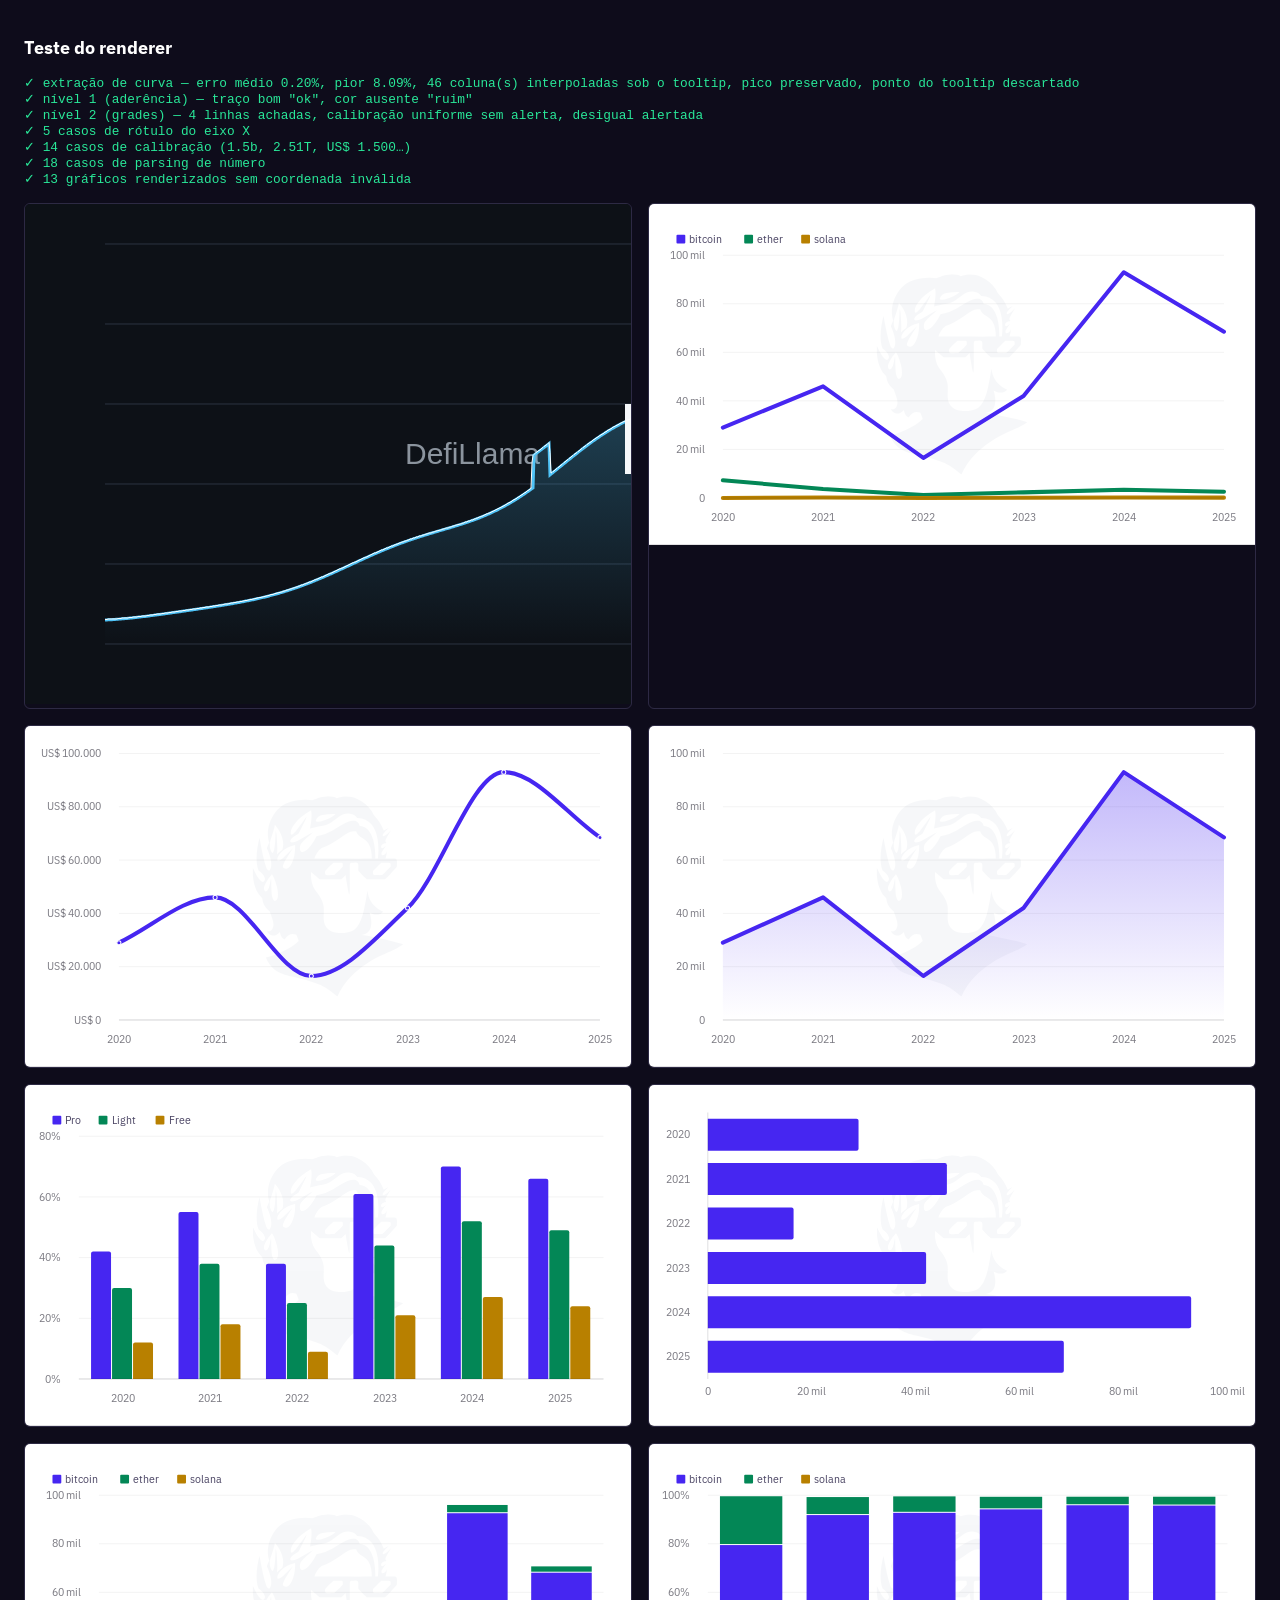
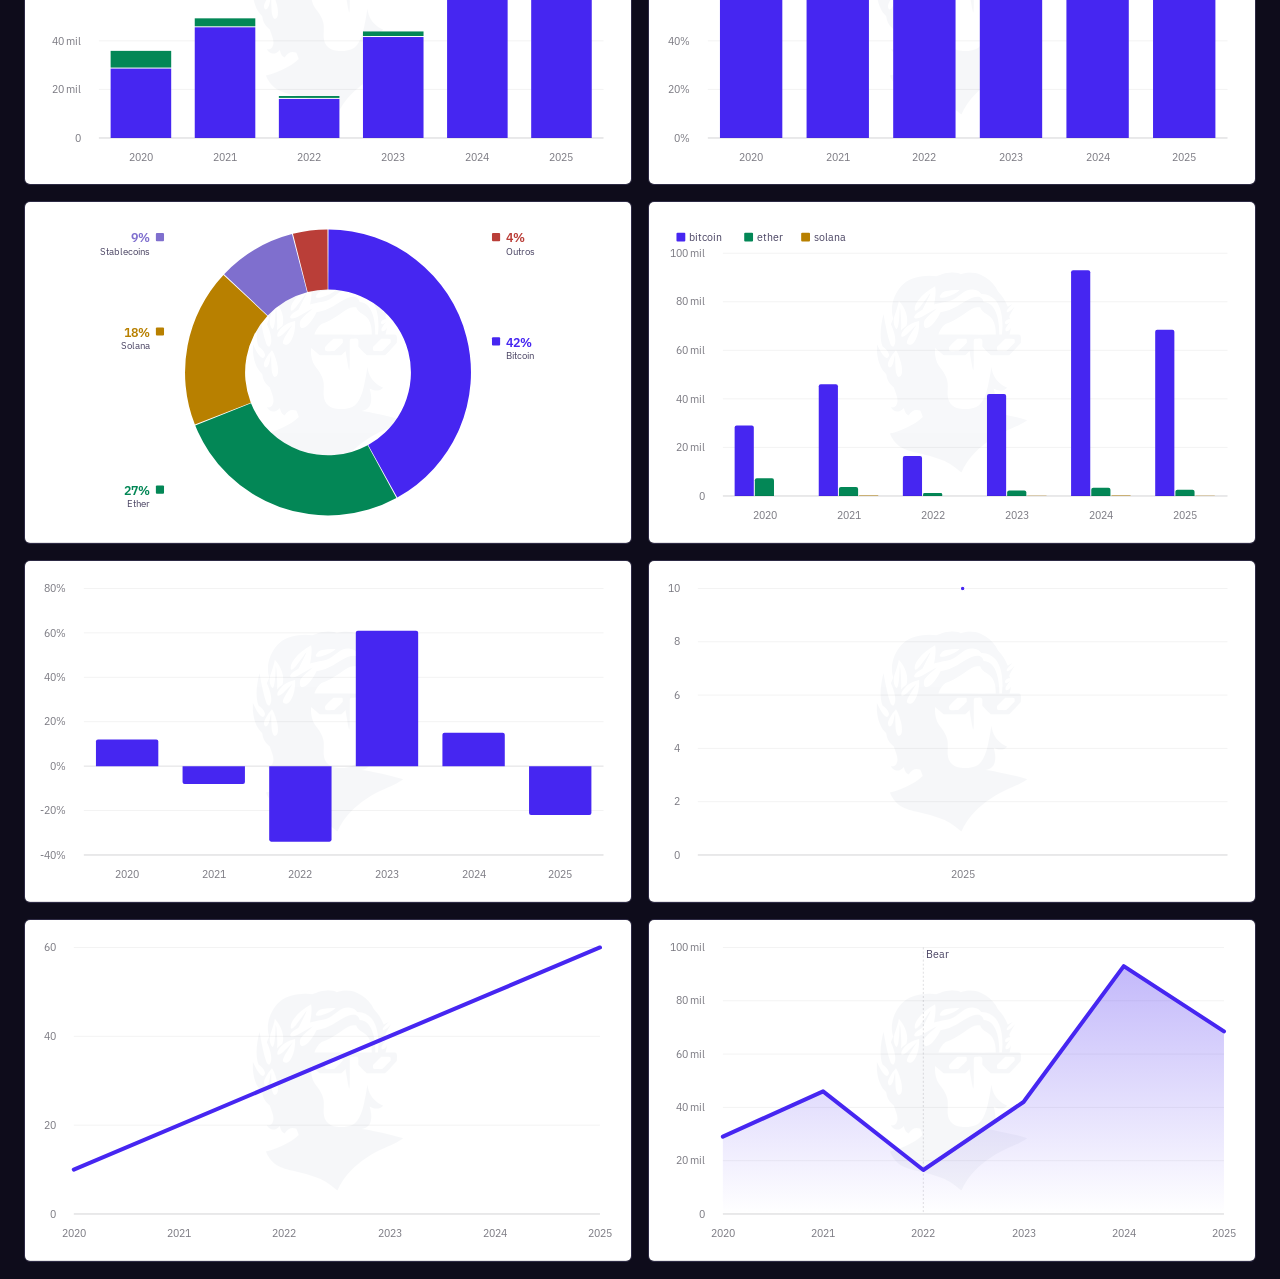
<file: teste.html>
<!doctype html>
<html lang="pt-BR">
<head>
<meta charset="utf-8">
<title>Teste do renderer · Paradigma</title>
<link rel="stylesheet" href="paradigma.css">
<style>
  body { padding: 1.5rem; }
  h1 { font-size: 1.1rem; }
  #log { font-family: ui-monospace, monospace; font-size: .8rem; white-space: pre; margin: 1rem 0; }
  .ok { color: var(--mint); } .bad { color: #FF6B6B; }
  .gal { display: grid; grid-template-columns: repeat(auto-fill, minmax(430px, 1fr)); gap: 1rem; }
  .gal figure { margin: 0; border: 1px solid var(--hair); border-radius: 6px; overflow: hidden; }
  .gal svg { display: block; width: 100%; height: auto; }
</style>
</head>
<body>
<h1>Teste do renderer</h1>
<div id="log">rodando…</div>
<div class="gal" id="gal"></div>

<script type="module">
import { renderChart } from './chart.js';
import { num } from './tabela.js';
import { trace, toSeries, parseX, makeLabels, assessTrace, detectGridlines, checkCalibration, parseValue } from './extrair.js';

// ── parseValue: calibração como o usuário digita (casa com o rótulo do eixo) ──
const pvCasos = [
  ['1.5b', 1.5e9], ['1,5 bi', 1.5e9], ['688.2B', 688.2e9], ['2.51T', 2.51e12],
  ['900m', 900e6], ['1.09T', 1.09e12], ['US$ 1.500', 1500], ['79.7B', 79.7e9],
  ['0', 0], ['100%', 100], ['1500000000', 1.5e9], ['1,09t', 1.09e12], ['', NaN], ['abc', NaN],
];
const pvFalhas = pvCasos.filter(([e, w]) => {
  const g = parseValue(e);
  if (Number.isNaN(w)) return !Number.isNaN(g);
  return Math.abs(g - w) > Math.max(1e-6, Math.abs(w) * 1e-9);   // tolera erro de float
}).map(([e, w]) => `parseValue("${e}") = ${parseValue(e)}, esperado ${w}`);

// ── extração de curva a partir de imagem ─────────────────────────────────────
// Desenha um gráfico sintético com geometria conhecida (grade, marca d'água,
// preenchimento de área e um tooltip com um ponto da MESMA cor da série) e
// confere se a extração recupera os valores originais.
const EX = { x: 80, y: 40, w: 780, h: 400, top: 1500, bot: 0, cor: '#4FC3F7' };
const verdade = (i) => {                                   // valor real na coluna i
  const t = i / (EX.w - 1);
  return 1500 * (0.06 + 0.94 * t ** 1.7) * (1 + 0.05 * Math.sin(t * 22))
       + (t > 0.55 && t < 0.57 ? 120 : 0);                 // pico real, não pode sumir
};
const exFalhas = [];
{
  const c = document.createElement('canvas');
  c.width = 940; c.height = 500;
  const g = c.getContext('2d', { willReadFrequently: true });
  g.fillStyle = '#0d1117'; g.fillRect(0, 0, c.width, c.height);
  g.strokeStyle = '#2b3340'; g.lineWidth = 1;                       // grade
  for (let k = 0; k <= 5; k++) { const y = EX.y + (EX.h * k) / 5; g.beginPath(); g.moveTo(EX.x, y); g.lineTo(EX.x + EX.w, y); g.stroke(); }
  g.fillStyle = '#8b949e'; g.font = '30px sans-serif'; g.fillText('DefiLlama', 380, 260);  // marca d'água

  const py = (i) => EX.y + EX.h * (1 - (verdade(i) - EX.bot) / (EX.top - EX.bot));
  const grad = g.createLinearGradient(0, EX.y, 0, EX.y + EX.h);      // preenchimento de área
  grad.addColorStop(0, 'rgba(79,195,247,.45)'); grad.addColorStop(1, 'rgba(79,195,247,0)');
  g.beginPath(); g.moveTo(EX.x, EX.y + EX.h);
  for (let i = 0; i < EX.w; i++) g.lineTo(EX.x + i, py(i));
  g.lineTo(EX.x + EX.w - 1, EX.y + EX.h); g.closePath(); g.fillStyle = grad; g.fill();
  g.beginPath();                                                      // a linha
  for (let i = 0; i < EX.w; i++) (i ? g.lineTo : g.moveTo).call(g, EX.x + i, py(i));
  g.strokeStyle = EX.cor; g.lineWidth = 3; g.stroke();

  g.fillStyle = '#f6f8fa'; g.fillRect(600, 200, 190, 70);             // tooltip
  g.fillStyle = EX.cor; g.beginPath(); g.arc(620, 245, 5, 0, 7); g.fill();

  const img = g.getImageData(0, 0, c.width, c.height);
  const traced = trace(img, EX, EX.cor, { tol: 14 });
  const { ys, gaps } = traced;
  const got = toSeries(ys, { samples: EX.w, rect: EX, yTop: EX.top, yBottom: EX.bot });

  const erros = got.map((v, i) => (v == null ? null : Math.abs(v - verdade(i)))).filter((v) => v != null);
  const faltando = got.filter((v) => v == null).length;
  const medio = erros.reduce((a, b) => a + b, 0) / erros.length;
  const pior = Math.max(...erros);
  const range = EX.top - EX.bot;
  // o pico real (coluna ~435) precisa sobreviver ao rastreio
  const iPico = Math.round(EX.w * 0.56);
  const picoOk = Math.abs(got[iPico] - verdade(iPico)) < range * 0.03;

  // o tooltip tapa a curva; interpolar o vão é aceitável, sumir com ele não.
  // Borda (1ª/última coluna) pode ficar sem ponto — não há âncora dos dois lados.
  if (faltando > 2) exFalhas.push(`extração: ${faltando} colunas sem ponto`);
  if (gaps === 0 || gaps > EX.w * 0.1) exFalhas.push(`extração: ${gaps} colunas interpoladas (esperado: um vão pequeno no tooltip)`);
  if (medio > range * 0.01) exFalhas.push(`extração: erro médio ${(medio / range * 100).toFixed(2)}% (limite 1%)`);
  // pior caso ~8% fica localizado no degrau vertical de 2 colunas deste teste —
  // ambiguidade sub-pixel numa parede quase vertical, que gráfico real não tem.
  // O limite ainda pega captura de tooltip (dava 9%+) e falha grosseira.
  if (pior > range * 0.09) exFalhas.push(`extração: pior erro ${(pior / range * 100).toFixed(2)}% (limite 9%) — tooltip provavelmente capturado`);
  if (!picoOk) exFalhas.push('extração: o pico real foi perdido');

  const fig = document.createElement('figure');
  fig.append(c);
  const ov = c.getContext('2d');                                      // sobrepõe o rastreio
  ov.beginPath();
  ys.forEach((y, i) => { if (y != null) (i ? ov.lineTo : ov.moveTo).call(ov, EX.x + i, y); });
  ov.strokeStyle = '#ffffff'; ov.lineWidth = 1; ov.stroke();
  document.getElementById('gal').append(fig);
  window.__ex = { medio: medio / range, pior: pior / range, faltando, gaps };

  // NÍVEL 1 — o traço bom deve passar; cor ausente deve reprovar
  const bom = assessTrace(traced, EX);
  if (!['ok', 'atencao'].includes(bom.verdict)) exFalhas.push(`nível 1: traço bom foi avaliado como "${bom.verdict}" (${bom.notes.join('; ')})`);
  const ruim = assessTrace(trace(img, EX, '#FF00FF', { tol: 14 }), EX);   // magenta não existe na imagem
  if (ruim.verdict !== 'ruim') exFalhas.push(`nível 1: cor ausente deveria reprovar, deu "${ruim.verdict}"`);

  // NÍVEL 2 — acha as grades internas (y=120,200,280,360) e valida a calibração
  const linhas = detectGridlines(img, EX);
  const esperado = [120, 200, 280, 360];
  const casou = esperado.every((ey) => linhas.some((y) => Math.abs(y - ey) <= 3));
  if (!casou || linhas.length < 4 || linhas.length > 6) exFalhas.push(`nível 2: grades achadas [${linhas}] ≠ esperado ~[${esperado}]`);
  const calOk = checkCalibration(linhas, EX, 1500, 0);
  if (calOk.warn.length) exFalhas.push(`nível 2: grade uniforme não deveria alertar (${calOk.warn.join('; ')})`);
  // grade proposital fora de espaçamento deve alertar (eixo log / rect torto)
  const calWarn = checkCalibration([100, 150, 300, 380], EX, 1500, 0);
  if (!calWarn.warn.length) exFalhas.push('nível 2: grade desigual deveria alertar e não alertou');
  window.__niveis = { verdictBom: bom.verdict, verdictRuim: ruim.verdict, grades: linhas.length };
}

// rótulos do eixo X
const xFalhas = [
  [makeLabels('jan/2025', 'jun/2026', 4).join('|'), 'Jan/25|Jul/25|Dez/25|Jun/26'],
  [makeLabels('2023', '2026', 4).join('|'), '2023|2024|2025|2026'],
  [String(parseX('23/07/2023')?.kind), 'date'],
  [String(parseX('Jul 2024')?.kind), 'date'],
  [String(parseX('banana')), 'null'],
].filter(([g, w]) => g !== w).map(([g, w]) => `rótulo X: "${g}" ≠ "${w}"`);

// ── parser de número colado de planilha ──────────────────────────────────────
const numCasos = [
  ['1.240', 1240], ['1.520', 1520], ['880', 880], ['12.345.678', 12345678],
  ['3.14', 3.14], ['0.500', 0.5], ['1.240,75', 1240.75], ['1,240.75', 1240.75],
  ['12,5', 12.5], ['1,234,567', 1234567], ['R$ 1.500,00', 1500], ['US$ 68.500', 68500],
  ['12,5%', 12.5], ['(1.200)', -1200], ['-8', -8], ['', null], ['—', null], ['abc', null],
];
const numFalhas = numCasos.filter(([e, w]) => num(e) !== w).map(([e, w]) => `num("${e}") = ${num(e)}, esperado ${w}`);

const base = {
  labels: ['2020', '2021', '2022', '2023', '2024', '2025'],
  series: [
    { name: 'bitcoin', data: [29000, 46000, 16500, 42000, 93000, 68500] },
    { name: 'ether',   data: [ 7300,  3700,  1200,  2300,  3400,  2600] },
    { name: 'solana',  data: [  1.5,   170,    10,   101,   190,   140] },
  ],
  source: 'Fonte: dados de exemplo',
};

const casos = [
  ['line',       { ...base, type: 'line', title: 'Linha', y: { format: 'compact' } }],
  ['line 1 sér', { ...base, series: [base.series[0]], type: 'line', title: 'Linha, 1 série', smooth: true, dotSize: 8, y: { format: 'usd' } }],
  ['area',       { ...base, series: [base.series[0]], type: 'area', title: 'Área', y: { format: 'compact' } }],
  ['bar',        { ...base, type: 'bar', title: 'Barra agrupada', y: { format: 'pct' },
                   series: [{ name: 'Pro', data: [42, 55, 38, 61, 70, 66] }, { name: 'Light', data: [30, 38, 25, 44, 52, 49] }, { name: 'Free', data: [12, 18, 9, 21, 27, 24] }] }],
  ['hbar',       { ...base, series: [base.series[0]], type: 'hbar', title: 'Barra horizontal', y: { format: 'compact' } }],
  ['stacked',    { ...base, type: 'stacked', title: 'Empilhado', y: { format: 'compact' } }],
  ['stacked100', { ...base, type: 'stacked100', title: 'Empilhado 100%' }],
  ['donut',      { ...base, type: 'donut', title: 'Rosca', series: [{ name: 'peso', data: [42, 27, 18, 9, 4] }], labels: ['Bitcoin', 'Ether', 'Solana', 'Stablecoins', 'Outros'], y: { format: 'pct' } }],
  ['claro',      { ...base, theme: 'light', type: 'bar', title: 'Tema claro', y: { format: 'compact' } }],
  ['negativos',  { ...base, type: 'bar', title: 'Com negativos', series: [{ name: 'variação', data: [12, -8, -34, 61, 15, -22] }], y: { format: 'pct' } }],
  ['1 ponto',    { ...base, type: 'line', title: 'Um ponto só', labels: ['2025'], series: [{ name: 'x', data: [10] }] }],
  ['buracos',    { ...base, type: 'line', title: 'Com buracos', series: [{ name: 'x', data: [10, null, 30, null, 50, 60] }] }],
  ['anotação',   { ...base, series: [base.series[0]], type: 'area', title: 'Com anotação', annotations: [{ at: '2022', text: 'Bear' }], y: { format: 'compact' } }],
];

const falhas = [];
for (const [nome, spec] of casos) {
  let svg = '';
  try {
    svg = renderChart(spec);
    if (/NaN|Infinity|undefined/.test(svg)) throw new Error('coordenada inválida no SVG');
    if (!/<path|<rect|<line/.test(svg)) throw new Error('nenhuma marca desenhada');
    // o SVG precisa ser XML válido — senão o export pra PNG falha silenciosamente
    const doc = new DOMParser().parseFromString(svg, 'image/svg+xml');
    if (doc.querySelector('parsererror')) throw new Error('SVG malformado');
  } catch (e) {
    falhas.push(`${nome}: ${e.message}`);
  }
  const fig = document.createElement('figure');
  fig.innerHTML = svg || `<p class="bad" style="padding:1rem">${nome} falhou</p>`;
  gal.append(fig);
}

const todas = [...pvFalhas, ...exFalhas, ...xFalhas, ...numFalhas, ...falhas];
const e = window.__ex;
log.innerHTML = todas.length
  ? `<span class="bad">${todas.length} falha(s):\n  ${todas.join('\n  ')}</span>`
  : `<span class="ok">✓ extração de curva — erro médio ${(e.medio * 100).toFixed(2)}%, pior ${(e.pior * 100).toFixed(2)}%, `
    + `${e.gaps} coluna(s) interpoladas sob o tooltip, pico preservado, ponto do tooltip descartado`
    + `\n✓ nível 1 (aderência) — traço bom "${window.__niveis.verdictBom}", cor ausente "${window.__niveis.verdictRuim}"`
    + `\n✓ nível 2 (grades) — ${window.__niveis.grades} linhas achadas, calibração uniforme sem alerta, desigual alertada`
    + `\n✓ ${xFalhas.length === 0 ? 5 : 0} casos de rótulo do eixo X`
    + `\n✓ ${pvCasos.length} casos de calibração (1.5b, 2.51T, US$ 1.500…)`
    + `\n✓ ${numCasos.length} casos de parsing de número`
    + `\n✓ ${casos.length} gráficos renderizados sem coordenada inválida</span>`;
</script>
</body>
</html>
</file>
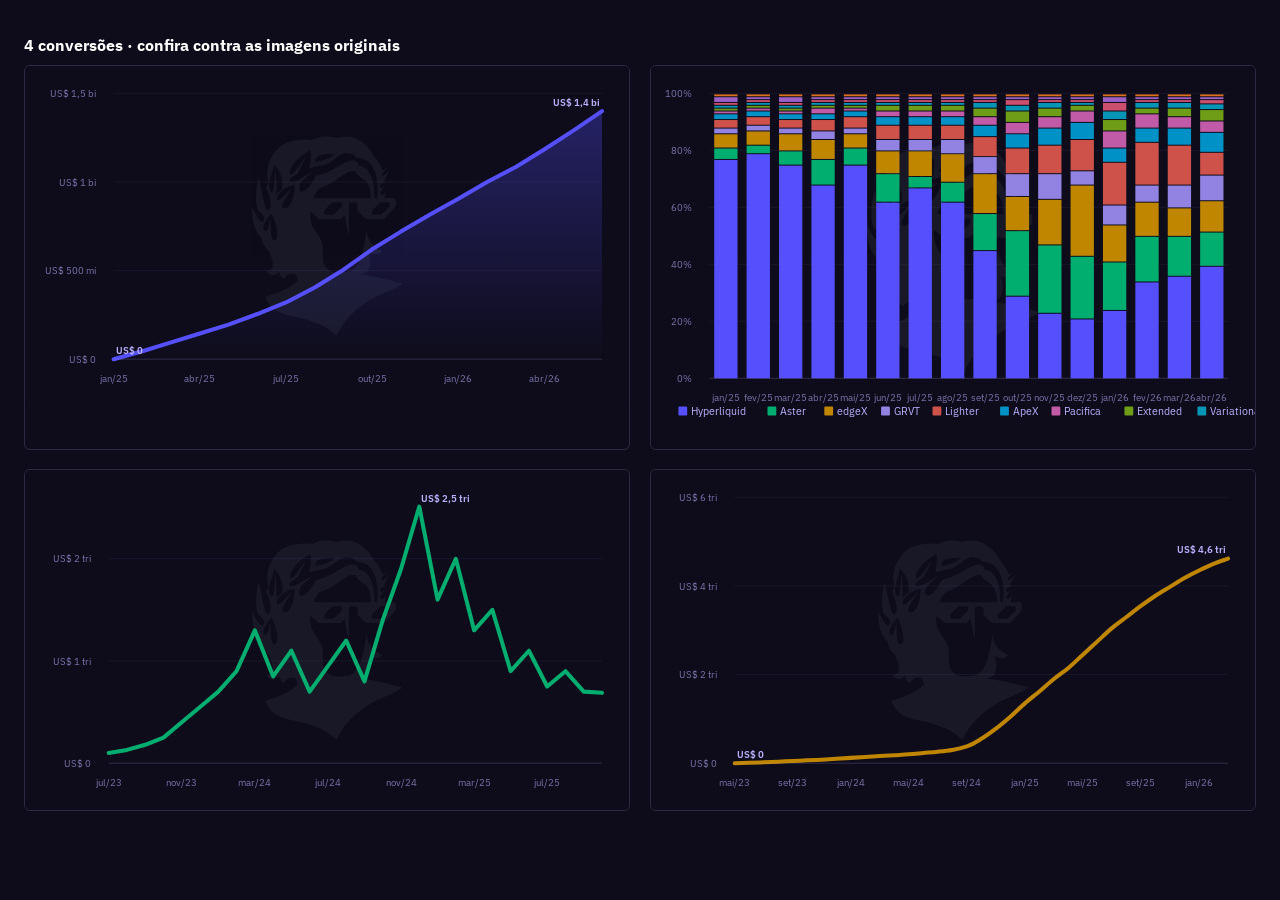
<file: exemplos/preview.html>
<!doctype html>
<html lang="pt-BR">
<head>
<meta charset="utf-8">
<title>Prévia das 4 conversões</title>
<link rel="stylesheet" href="../paradigma.css">
<style>
  body { padding: 1.5rem; }
  .gal { display: grid; grid-template-columns: 1fr 1fr; gap: 1.2rem; }
  figure { margin: 0; border: 1px solid var(--hair); border-radius: 6px; overflow: hidden; }
  svg { display: block; width: 100%; height: auto; }
  h1 { font-size: 1rem; }
</style>
</head>
<body>
<h1>4 conversões · confira contra as imagens originais</h1>
<div class="gal" id="gal"></div>
<script type="module">
import { renderChart } from '../chart.js';
const files = ['1-hyperliquid-taxas','2-dex-market-share','3-volume-perpetuos','4-hyperliquid-volume'];
for (const f of files) {
  const spec = await (await fetch(`./${f}.json`)).json();
  const fig = document.createElement('figure');
  fig.innerHTML = renderChart(spec);
  gal.append(fig);
}
</script>
</body>
</html>
</file>
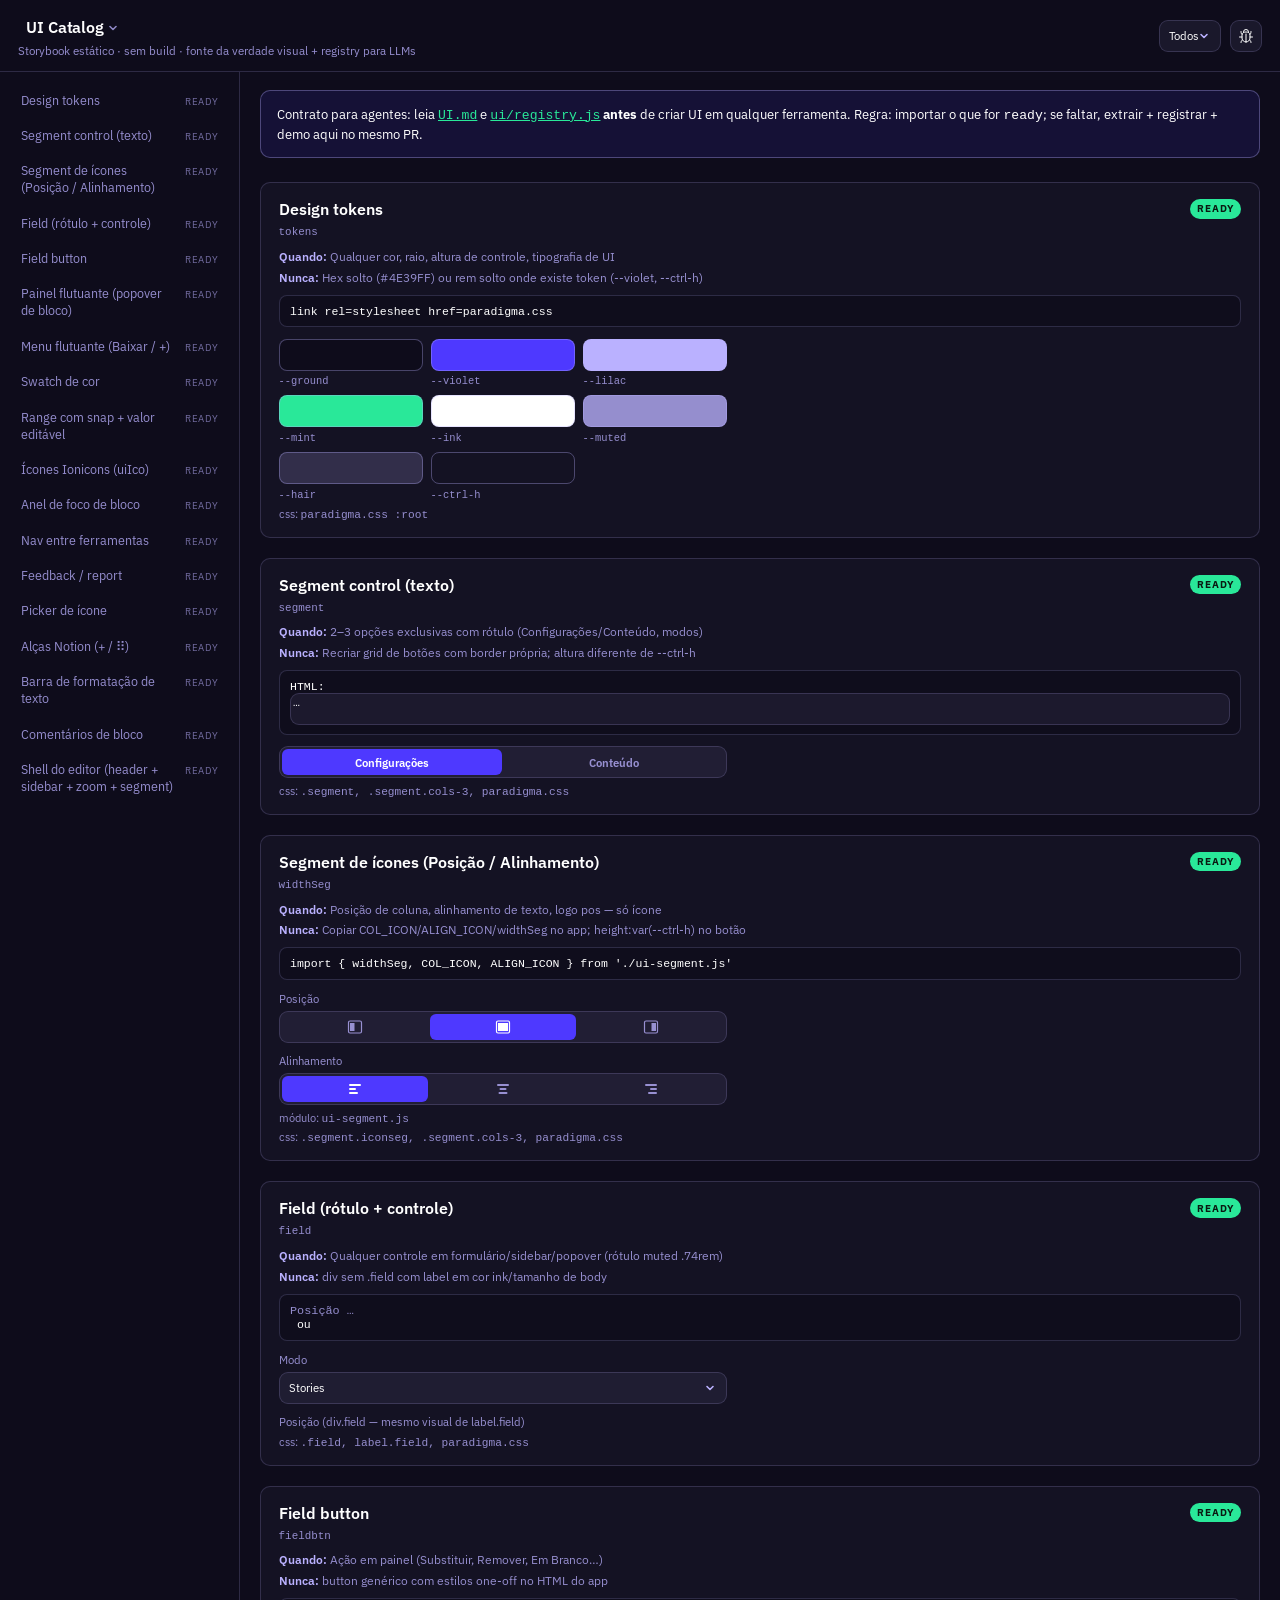
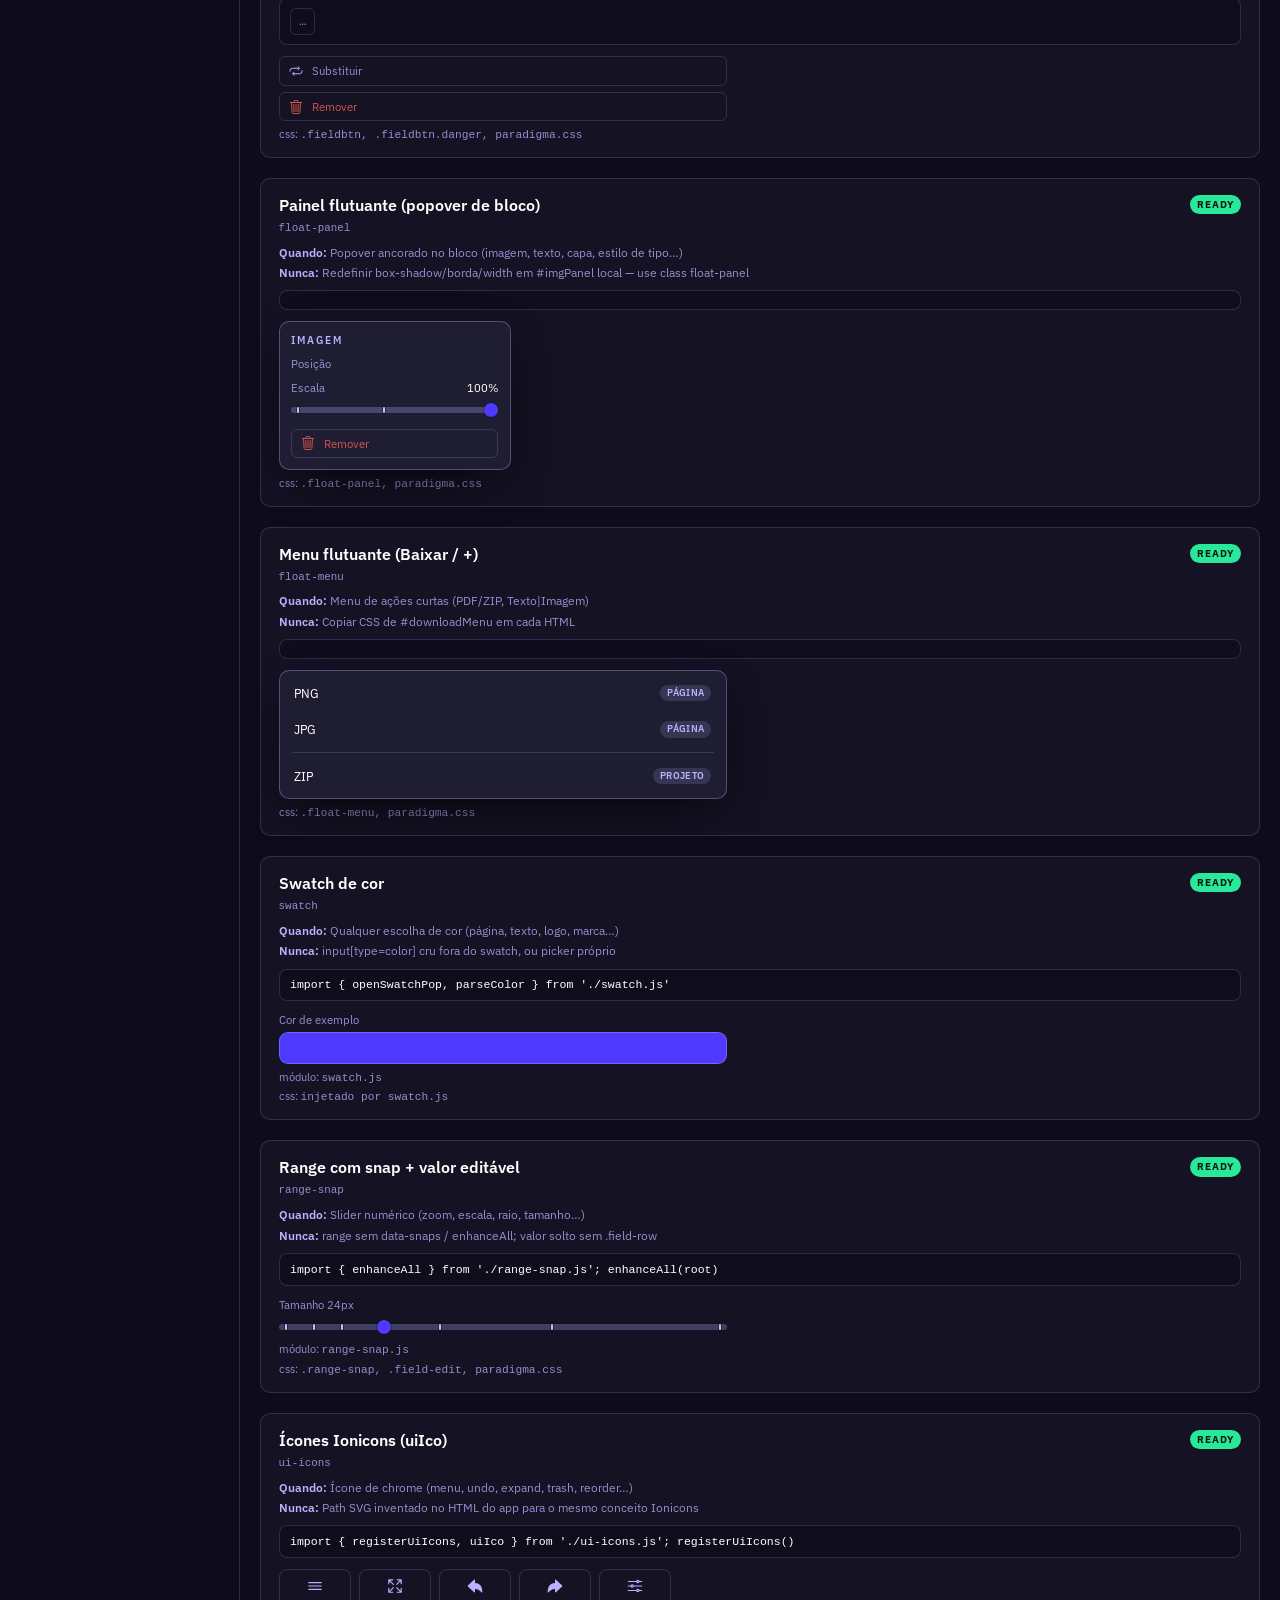
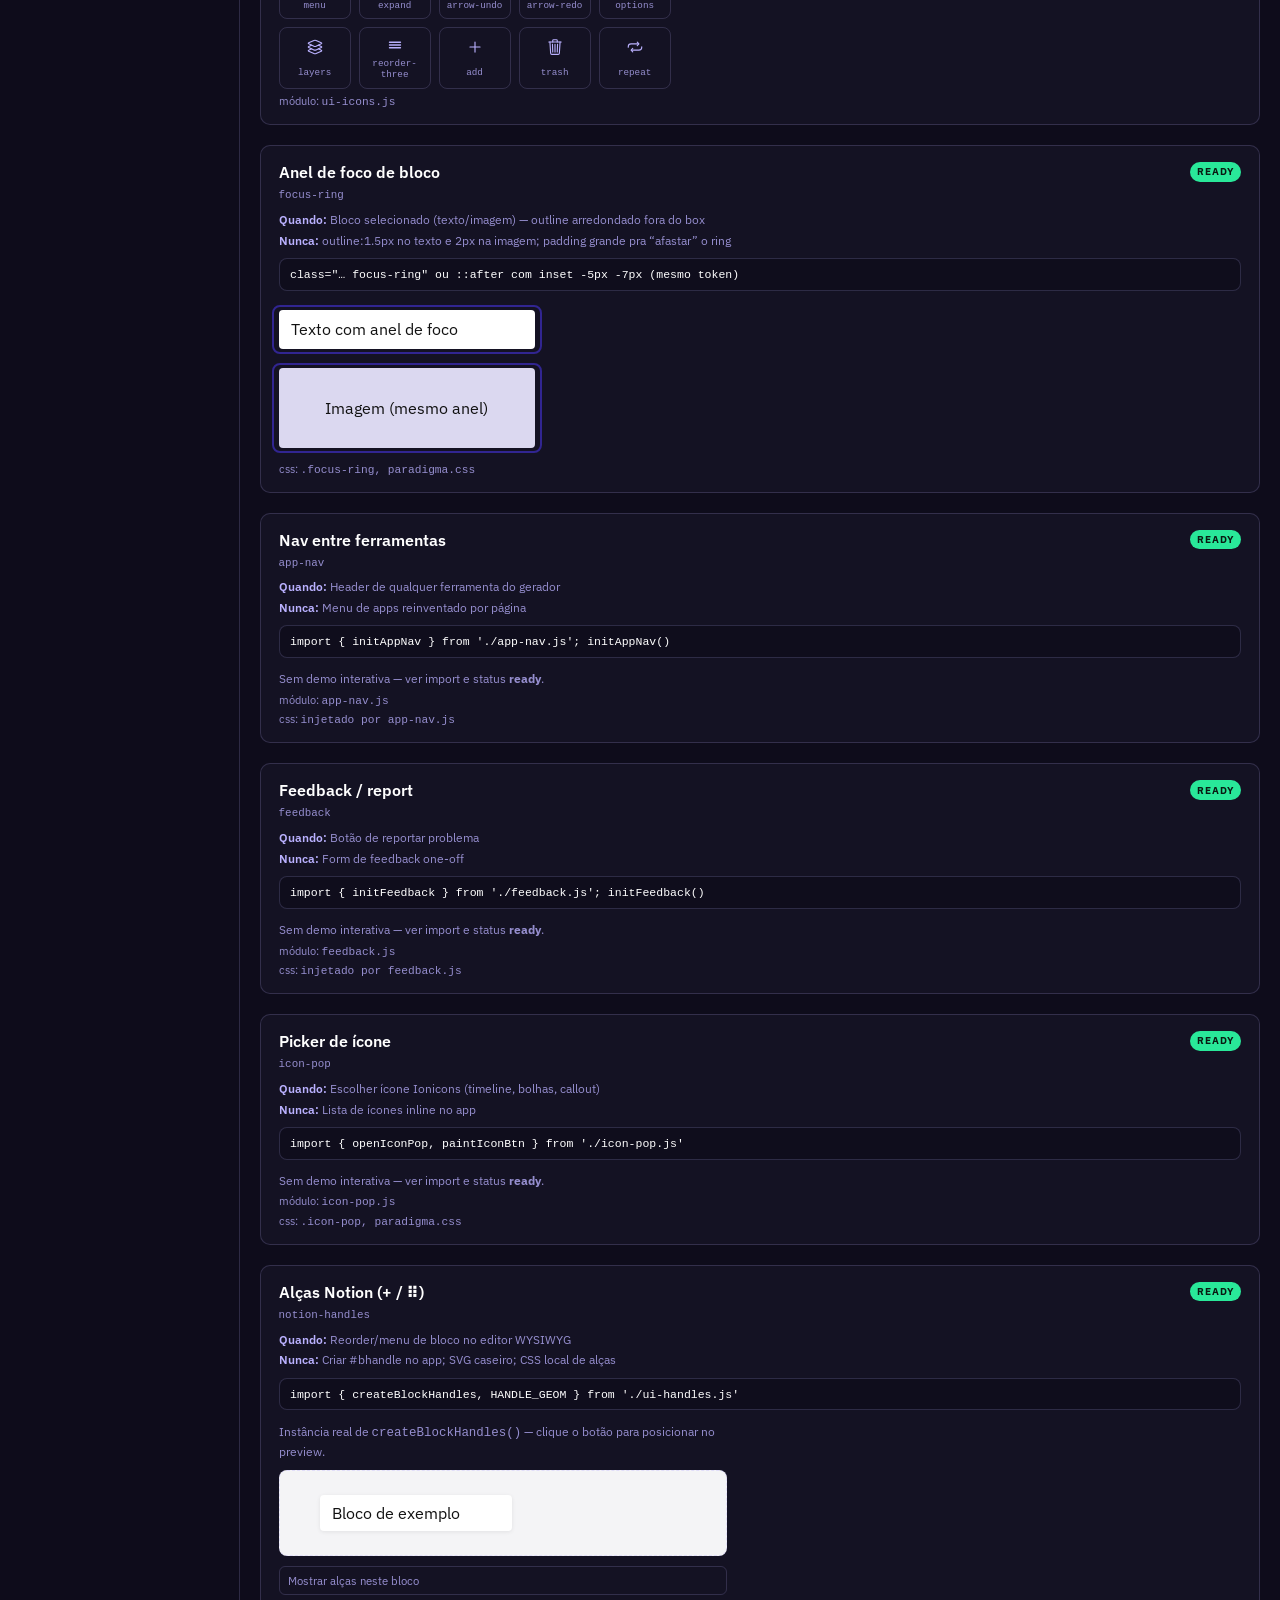
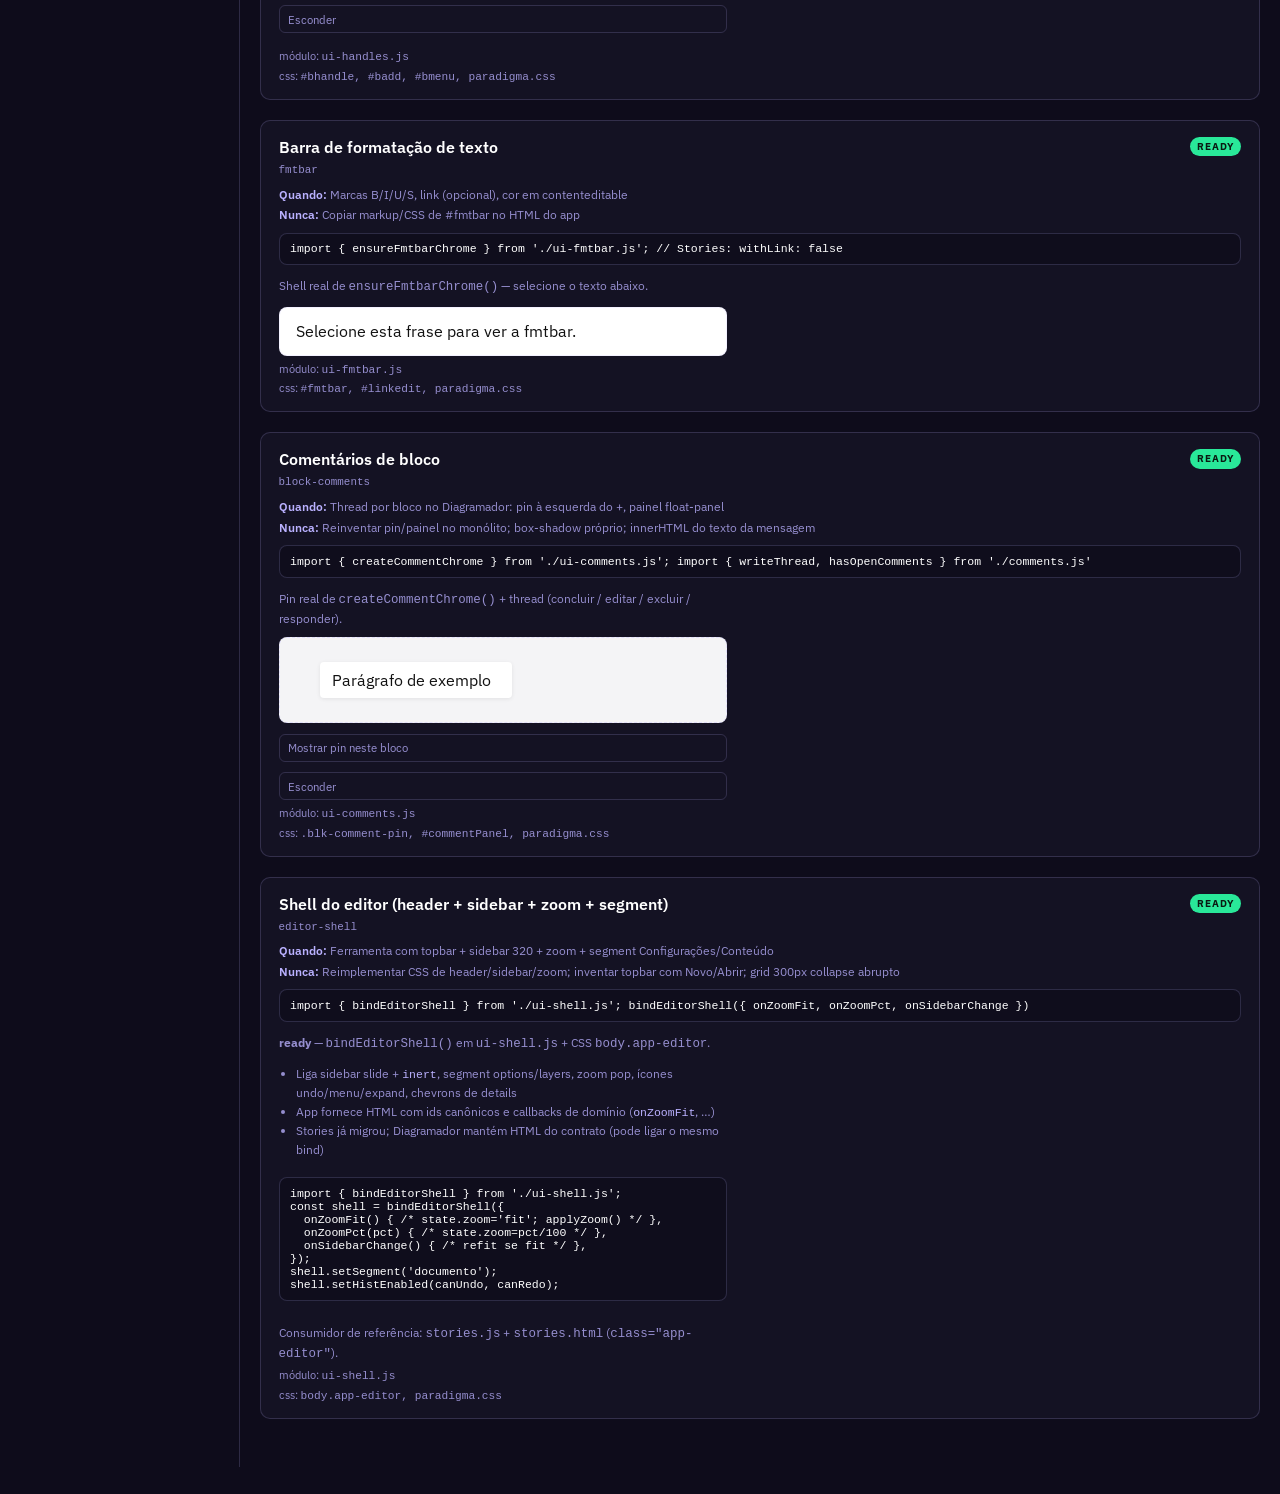
<file: ui/catalog.html>
<!doctype html>
<html lang="pt-BR">
<head>
<meta charset="utf-8">
<meta name="viewport" content="width=device-width,initial-scale=1">
<title>UI Catalog · Paradigma</title>
<link rel="stylesheet" href="../paradigma.css">
<style>
  body {
    min-height: 100dvh;
    display: grid;
    grid-template-rows: auto 1fr;
    margin: 0;
  }
  .cat-top {
    display: flex; align-items: center; justify-content: space-between; gap: 1rem;
    padding: .85rem 1.1rem; border-bottom: 1px solid var(--hair);
  }
  .cat-top h1 { font-size: 1rem; font-weight: 600; margin: 0; letter-spacing: -.01em; }
  .cat-top .lead { color: var(--muted); font-size: .78rem; font-stretch: 90%; margin: 0; }
  .cat-top select {
    height: var(--ctrl-h); border-radius: var(--ctrl-r);
  }
  .cat-layout {
    display: grid;
    grid-template-columns: 240px 1fr;
    min-height: 0;
  }
  .cat-side {
    border-right: 1px solid var(--hair);
    overflow: auto;
    padding: .75rem;
    display: grid;
    gap: .25rem;
    align-content: start;
  }
  .nav-item {
    display: flex; justify-content: space-between; align-items: baseline; gap: .5rem;
    padding: .45rem .55rem; border-radius: 7px; color: var(--muted);
    text-decoration: none; font-size: .8rem; font-stretch: 90%;
  }
  .nav-item:hover { background: color-mix(in srgb, var(--lilac) 10%, transparent); color: var(--ink); }
  .nav-item small { font-size: .62rem; text-transform: uppercase; letter-spacing: .06em; opacity: .75; }
  .nav-item.ok small { color: var(--mint); }
  .nav-item.warn small { color: #E8C547; }
  .nav-item.plan small { color: var(--lilac); }
  .cat-main {
    overflow: auto;
    padding: 1.1rem 1.25rem 3rem;
    display: grid; gap: 1.25rem; align-content: start;
  }
  /* cards vão dentro de #demos — gap no main não os separa */
  #demos {
    display: grid;
    gap: 1.25rem;
    align-content: start;
  }
  .demo-card {
    border: 1px solid var(--hair); border-radius: 10px;
    padding: 1rem 1.1rem;
    background: color-mix(in srgb, var(--lilac) 4%, transparent);
  }
  .demo-head {
    display: flex; justify-content: space-between; align-items: flex-start; gap: 1rem;
    margin-bottom: .55rem;
  }
  .demo-head h2 { margin: 0; font-size: 1rem; font-weight: 600; }
  .demo-id { font-size: .68rem; color: var(--muted); }
  .badge {
    font-size: .62rem; font-weight: 700; letter-spacing: .08em; text-transform: uppercase;
    padding: .2rem .45rem; border-radius: 999px;
  }
  .badge.ok { color: #0a1a12; background: var(--mint); }
  .badge.warn { color: #1a1608; background: #E8C547; }
  .badge.plan { color: var(--ink); background: color-mix(in srgb, var(--lilac) 28%, transparent); }
  .demo-when, .demo-never { margin: .2rem 0; font-size: .78rem; color: var(--muted); line-height: 1.4; }
  .demo-when strong, .demo-never strong { color: var(--lilac); font-weight: 600; }
  .demo-import {
    margin: .55rem 0 .7rem; padding: .55rem .65rem;
    border-radius: 8px; border: 1px solid var(--hair);
    background: color-mix(in srgb, var(--ground) 70%, transparent);
    font-size: .72rem; overflow-x: auto; color: var(--ink);
  }
  .demo-body { margin-top: .35rem; max-width: 28rem; }
  .demo-mod { margin: .35rem 0 0; font-size: .7rem; color: var(--muted); }
  .stack { display: grid; gap: .65rem; }
  .row-gap { display: grid; gap: .4rem; }
  .token-grid {
    display: grid; grid-template-columns: repeat(auto-fill, minmax(7rem, 1fr)); gap: .5rem;
  }
  .token-cell { display: grid; gap: .3rem; justify-items: start; }
  .token-swatch {
    width: 100%; height: 2rem; border-radius: 8px; border: 1px solid var(--hair-strong);
  }
  .token-cell code { font-size: .65rem; color: var(--muted); }
  .icon-row { display: flex; flex-wrap: wrap; gap: .5rem; }
  .icon-cell {
    width: 4.5rem; padding: .45rem; border: 1px solid var(--hair); border-radius: 8px;
    display: grid; place-items: center; gap: .3rem; color: var(--lilac);
  }
  .icon-cell code { font-size: .58rem; color: var(--muted); text-align: center; }
  .focus-demo { display: grid; gap: 1.2rem; padding: .5rem 0; }
  .focus-sample {
    padding: .6rem .75rem; background: #fff; color: #111; border-radius: 4px;
    max-width: 16rem;
  }
  .focus-sample.img {
    height: 5rem; display: grid; place-items: center;
    background: color-mix(in srgb, var(--violet) 12%, #eee);
  }
  .hint { font-size: .78rem; color: var(--muted); margin: 0; line-height: 1.45; }
  .hint-list {
    margin: 0; padding-left: 1.1rem; font-size: .78rem; color: var(--muted); line-height: 1.5;
  }
  .hint-list code { font-size: .72rem; color: var(--lilac); }
  .handle-stage {
    position: relative; min-height: 5rem; padding: 1.5rem 2.5rem;
    border: 1px dashed var(--hair-strong); border-radius: 8px;
    background: #f4f4f6; color: #111;
  }
  .handle-target {
    padding: .5rem .75rem; background: #fff; border-radius: 4px;
    max-width: 12rem; box-shadow: 0 1px 4px rgba(0,0,0,.08);
  }
  .fmt-demo {
    padding: .75rem 1rem; min-height: 3rem; border-radius: 8px;
    border: 1px solid var(--hair); background: #fff; color: #111;
    outline: none; line-height: 1.45;
  }
  .fmt-demo:focus { box-shadow: inset 0 0 0 1px var(--violet); }
  .doc-banner {
    border: 1px solid var(--hair-strong); border-radius: 10px;
    padding: .85rem 1rem; margin-bottom: .25rem;
    background: color-mix(in srgb, var(--violet) 12%, transparent);
    font-size: .82rem; line-height: 1.45; color: var(--ink);
  }
  .doc-banner a { color: var(--mint); }
  @media (max-width: 800px) {
    .cat-layout { grid-template-columns: 1fr; }
    .cat-side { display: none; }
  }
</style>
</head>
<body>
  <header class="cat-top">
    <div>
      <h1 id="catTitle">UI Catalog</h1>
      <p class="lead">Storybook estático · sem build · fonte da verdade visual + registry para LLMs</p>
    </div>
    <div style="display:flex;align-items:center;gap:.6rem">
      <label class="field" style="margin:0">
        <span class="sr-only" style="position:absolute;width:1px;height:1px;overflow:hidden">Filtro</span>
        <select id="statusFilter" aria-label="Filtrar por status">
          <option value="all">Todos</option>
          <option value="ready">ready</option>
          <option value="partial">partial</option>
          <option value="planned">planned</option>
        </select>
      </label>
      <nav id="fbNav"></nav>
    </div>
  </header>
  <div class="cat-layout">
    <aside class="cat-side" id="sideNav" aria-label="Componentes"></aside>
    <main class="cat-main">
      <div class="doc-banner">
        Contrato para agentes: leia <a href="../UI.md"><code>UI.md</code></a> e
        <a href="./registry.js"><code>ui/registry.js</code></a> <strong>antes</strong> de
        criar UI em qualquer ferramenta. Regra: importar o que for <code>ready</code>;
        se faltar, extrair + registrar + demo aqui no mesmo PR.
      </div>
      <div id="demos"></div>
    </main>
  </div>
  <script type="module" src="./catalog.js"></script>
</body>
</html>
</file>
<file: paradigma.css>
/* Tokens da Paradigma — compartilhados pelas 3 ferramentas do gerador.
   Cores da marca: ground #0E0C1B · violet #4E39FF · lilac #BAB1FF · mint #29E899
   Slots de série são versões *steppadas* dessas cores (ver chart.js / README). */

@font-face {
  font-family: "Plex";
  src: url("fonts/IBMPlexSans-Var.ttf") format("truetype-variations");
  font-weight: 100 700;
  font-stretch: 62% 100%;
  font-display: block;
}

:root {
  --ground: #0E0C1B;
  --violet: #4E39FF;
  --lilac:  #BAB1FF;
  --mint:   #29E899;
  --ink:    #FFFFFF;

  --hair:        color-mix(in srgb, var(--lilac) 18%, transparent);
  --hair-strong: color-mix(in srgb, var(--lilac) 34%, transparent);
  --muted:       color-mix(in srgb, var(--lilac) 78%, transparent);

  --r: 6px;
  /* controles de formulário (input/select/segment/colorfield): mesma altura e
     mesmo raio externo do segment control, pra alinharem lado a lado. */
  --ctrl-h: 2rem;
  --ctrl-r: 9px;
  --ctrl-pad-x: .6rem;
  color-scheme: dark;
}

* { box-sizing: border-box; }

body {
  margin: 0;
  background: var(--ground);
  color: var(--ink);
  font-family: "Plex", system-ui, sans-serif;
  font-synthesis: none;
  -webkit-font-smoothing: antialiased;
}

/* ---------- controles (usados pelas 3 ferramentas) ---------- */

.eyebrow {
  font-size: .68rem; font-weight: 600; font-stretch: 85%;
  letter-spacing: .18em; text-transform: uppercase;
  color: var(--lilac); margin: 0 0 .6rem;
}

label.field {
  display: grid; gap: .3rem;
  font-size: .74rem; font-stretch: 85%; color: var(--muted);
}

input, select, textarea, button {
  font: inherit; color: var(--ink);
  background: color-mix(in srgb, var(--lilac) 7%, transparent);
  border: 1px solid var(--hair);
  border-radius: var(--r);
  padding: .42rem .6rem;
}
/* campos de formulário: altura e raio iguais ao .segment (Posição vs Alinhamento, etc.) */
input:not([type="checkbox"]):not([type="range"]):not([type="color"]):not([type="file"]):not([type="hidden"]),
select {
  height: var(--ctrl-h);
  padding: 0 var(--ctrl-pad-x);
  border-radius: var(--ctrl-r);
  box-sizing: border-box;
}
textarea {
  border-radius: var(--ctrl-r);
}
/* select nativo reserva espaço assimétrico pro chevron do SO — appearance:none +
   chevron próprio com o MESMO inset L/R (--ctrl-pad-x) deixa o ícone mais à esquerda. */
select {
  -webkit-appearance: none;
  appearance: none;
  cursor: pointer;
  background-color: color-mix(in srgb, var(--lilac) 7%, transparent);
  background-image: url("data:image/svg+xml,%3Csvg xmlns='http://www.w3.org/2000/svg' width='12' height='12' viewBox='0 0 12 12' fill='none'%3E%3Cpath d='M3 4.5L6 7.5L9 4.5' stroke='%23BAB1FF' stroke-width='1.6' stroke-linecap='round' stroke-linejoin='round'/%3E%3C/svg%3E");
  background-repeat: no-repeat;
  background-position: right var(--ctrl-pad-x) center;
  background-size: 12px 12px;
}
input:focus-visible, select:focus-visible, textarea:focus-visible, button:focus-visible {
  outline: 2px solid var(--violet); outline-offset: 1px;
}
input[type="color"] { padding: 2px; height: var(--ctrl-h); cursor: pointer; border-radius: var(--ctrl-r); }
input[type="range"] { padding: 0; border: 0; background: none; accent-color: var(--violet); height: auto; }
input[type="checkbox"] { accent-color: var(--violet); width: 1rem; height: 1rem; padding: 0; }

/* valor digitável ao lado do range (range-snap.js): sem <input> extra, sem empurrar layout */
.field-edit {
  cursor: text;
  outline: none;
  border-radius: 3px;
  min-width: 1.2ch;
  font-variant-numeric: tabular-nums;
  padding: 0 1px;
  margin: 0 -1px;
}
.field-edit:hover { color: var(--ink); }
.field-edit:focus {
  background: color-mix(in srgb, var(--violet) 12%, transparent);
  box-shadow: inset 0 0 0 1px color-mix(in srgb, var(--violet) 45%, transparent);
}

/* snap points em range (range-snap.js): marcas DENTRO da trilha + ímã.
   A trilha visual é desenhada por NÓS (::before), não pelo pseudo nativo do
   browser — WebKit/Safari/Firefox colocam a track nativa em Y diferente, e
   ticks a 50% do input ficavam abaixo da barra (o bug do “não centralizado”).
   ::before e .range-snap-ticks usam o MESMO top/height → marcas sempre no
   miolo da barra. Trilha nativa fica transparente (só carrega o polegar).
   --range-thumb: centro min/max = metade disso (px, não rem). */
.range-snap {
  --range-thumb: 14px;
  --range-track-h: 6px;
  position: relative;
  display: block;
  width: 100%;
  min-width: 0;
  height: 1.25rem;
}
/* trilha visual — full-width, centro vertical do controle */
.range-snap::before {
  content: "";
  position: absolute;
  left: 0;
  right: 0;
  top: 50%;
  height: var(--range-track-h);
  transform: translateY(-50%);
  border-radius: calc(var(--range-track-h) / 2);
  background: color-mix(in srgb, var(--lilac) 28%, transparent);
  pointer-events: none;
  z-index: 0;
}
.range-snap input[type="range"] {
  -webkit-appearance: none;
  appearance: none;
  position: absolute;
  inset: 0;
  z-index: 2; /* polegar acima dos ticks */
  display: block;
  width: 100%;
  height: 100%;
  margin: 0;
  background: transparent;
  accent-color: var(--violet);
}
/* mesma caixa vertical da trilha (::before); left/right = metade do thumb */
.range-snap-ticks {
  position: absolute;
  left: calc(var(--range-thumb) / 2);
  right: calc(var(--range-thumb) / 2);
  top: 50%;
  height: var(--range-track-h);
  transform: translateY(-50%);
  z-index: 1;
  pointer-events: none;
}
.range-snap-ticks span {
  position: absolute;
  top: 0;
  bottom: 0; /* preenche a altura da trilha → sempre centralizado nela */
  width: 2px;
  transform: translateX(-50%);
  border-radius: 1px;
  background: color-mix(in srgb, var(--lilac) 70%, #fff);
  opacity: .95;
  box-shadow: 0 0 0 1px color-mix(in srgb, var(--ground) 55%, transparent);
}
/* trilha nativa invisível — só define a geometria em que o polegar corre */
.range-snap input[type="range"]::-webkit-slider-runnable-track {
  height: var(--range-track-h);
  border-radius: calc(var(--range-track-h) / 2);
  background: transparent;
  border: 0;
}
.range-snap input[type="range"]::-webkit-slider-thumb {
  -webkit-appearance: none;
  appearance: none;
  width: var(--range-thumb);
  height: var(--range-thumb);
  /* centra o thumb na track nativa de --range-track-h */
  margin-top: calc((var(--range-track-h) - var(--range-thumb)) / 2);
  border-radius: 50%;
  background: var(--violet);
  border: 0;
  box-shadow: 0 0 0 1px color-mix(in srgb, #000 25%, transparent);
  position: relative;
  z-index: 3;
}
.range-snap input[type="range"]::-moz-range-track {
  height: var(--range-track-h);
  border-radius: calc(var(--range-track-h) / 2);
  background: transparent;
  border: 0;
}
.range-snap input[type="range"]::-moz-range-thumb {
  width: var(--range-thumb);
  height: var(--range-thumb);
  border-radius: 50%;
  background: var(--violet);
  border: 0;
  box-shadow: 0 0 0 1px color-mix(in srgb, #000 25%, transparent);
}

button { cursor: pointer; font-stretch: 85%; }
button:hover { background: color-mix(in srgb, var(--lilac) 14%, transparent); }
button.primary {
  background: var(--violet); border-color: var(--violet);
  font-weight: 600; letter-spacing: .01em;
}
button.primary:hover { background: color-mix(in srgb, var(--violet) 84%, white); }

.row { display: flex; gap: .5rem; flex-wrap: wrap; align-items: end; }
.card {
  border: 1px solid var(--hair); border-radius: var(--r);
  padding: .9rem; background: color-mix(in srgb, var(--lilac) 4%, transparent);
}

/* segment control (abas) — 2 opções por padrão; .cols-3 pra três.
   Altura/raio = --ctrl-h/--ctrl-r (mesmos dos inputs/selects). padding interno 2px
   + botões em flex preenchem o resto → não depende de line-height do texto. */
.segment {
  display: grid; grid-template-columns: 1fr 1fr; gap: 2px; padding: 2px;
  height: var(--ctrl-h); box-sizing: border-box; align-items: stretch;
  background: color-mix(in srgb, var(--lilac) 8%, transparent);
  border: 1px solid var(--hair); border-radius: var(--ctrl-r);
}
.segment.cols-3 { grid-template-columns: 1fr 1fr 1fr; }
/* 4+ abas de texto (Grid | T1 | T2 | T3…): colunas iguais, rótulos enxutos */
.segment.cols-many {
  grid-template-columns: repeat(auto-fit, minmax(3.2rem, 1fr));
  height: auto; min-height: var(--ctrl-h);
}
.segment button {
  border: 0; background: transparent; color: var(--muted);
  height: 100%; min-height: 0; padding: 0 .35rem;
  display: flex; align-items: center; justify-content: center;
  border-radius: calc(var(--ctrl-r) - 3px);
  font-size: .78rem; font-weight: 600; font-stretch: 85%; cursor: pointer;
}
.segment button:hover { background: color-mix(in srgb, var(--lilac) 12%, transparent); color: var(--ink); }
.segment button[aria-selected="true"] { background: var(--violet); color: #fff; }
/* segment só com ÍCONE (Posição / Alinhamento) — height vem do .segment, NÃO redefinir
   height: var(--ctrl-h) no botão (estoura o padding 2px e quebra a pílula). */
.segment.iconseg button { display: flex; align-items: center; justify-content: center; padding: 0; }
.segment.iconseg svg { width: 16px; height: 16px; display: block; }
/* segment com TEXTO (Grid / Tabela 1 / …) */
.segment.textseg button {
  padding: 0 .4rem; font-size: .72rem; white-space: nowrap;
}
.segment.textseg.cols-many button { font-size: .68rem; padding: 0 .25rem; }
.pane[hidden] { display: none; }
.pane { display: grid; gap: .9rem; align-content: start; }

/* div.field (agrupa segment/grid) — label.field já existia; o seletor TAG label
   não pegava <div class="field">Posição… usado nos popovers e na sidebar. */
.field {
  display: grid; gap: .3rem;
  font-size: .74rem; font-stretch: 85%; color: var(--muted);
}
.field[hidden] { display: none !important; }

/* ── picker de ícone (icon-pop.js) — compartilhado: timeline, bolhas, callout ──── */
  .icon-pop {
    position: fixed; z-index: 70; width: 20rem; max-height: 70vh; overflow-y: auto;
    display: flex; flex-direction: column; gap: .35rem; padding: .6rem;
    border: 1px solid var(--hair-strong); border-radius: 8px;
    background: color-mix(in srgb, var(--lilac) 8%, var(--ground)); box-shadow: 0 18px 50px -20px #000;
  }
  .icon-pop .ip-label { font-size: .6rem; letter-spacing: .08em; text-transform: uppercase; color: var(--muted); margin: .2rem 0 0; }
  /* toggle Solid | Outline (callout) — mesma pílula do segment do app */
  .ip-style {
    display: grid; grid-template-columns: 1fr 1fr; gap: 2px; padding: 2px;
    border: 1px solid var(--hair); border-radius: 7px; background: color-mix(in srgb, var(--ink) 4%, transparent);
  }
  .ip-style button {
    padding: .32rem .4rem; border: 0; border-radius: 5px; background: transparent;
    color: var(--muted); cursor: pointer; font-size: .72rem; font-weight: 600; font-stretch: 85%;
  }
  .ip-style button:hover { color: var(--ink); }
  .ip-style button[aria-selected="true"] {
    background: color-mix(in srgb, var(--violet) 22%, transparent); color: var(--ink);
  }
  .ip-grid { display: grid; grid-template-columns: repeat(6, 1fr); gap: .25rem; }
  .ip-grid button {
    aspect-ratio: 1; display: grid; place-items: center; padding: 0;
    border: 1px solid transparent; border-radius: 6px; background: transparent; color: var(--muted); cursor: pointer;
  }
  .ip-grid button svg { width: 1.15rem; height: 1.15rem; }
  .ip-grid button:hover { background: color-mix(in srgb, var(--violet) 18%, transparent); color: var(--ink); }
  .ip-grid button.on { border-color: var(--mint); color: var(--mint); }
  .ip-row { display: flex; gap: .35rem; align-items: stretch; }
  .ip-row input {
    flex: 1; min-width: 0; height: 2rem; box-sizing: border-box;
    padding: 0 .5rem; font-size: .78rem;
    border: 1px solid var(--hair-strong); border-radius: 6px;
    background: color-mix(in srgb, var(--lilac) 6%, transparent); color: var(--ink);
  }
  /* lupa dentro do campo de busca */
  .ip-search-wrap {
    position: relative; display: flex; align-items: center;
  }
  .ip-search-ico {
    position: absolute; left: .5rem; width: 14px; height: 14px;
    display: grid; place-items: center; color: var(--muted); pointer-events: none;
  }
  .ip-search-ico svg { width: 14px; height: 14px; display: block; }
  .ip-search {
    width: 100%; height: 2rem; box-sizing: border-box;
    padding: 0 .5rem 0 1.85rem; font-size: .78rem;
    border: 1px solid var(--hair-strong); border-radius: 6px;
    background: color-mix(in srgb, var(--lilac) 6%, transparent); color: var(--ink);
  }
  /* check — mesma altura do input de sigla */
  .ip-ok {
    flex: none; width: 2rem; height: 2rem; box-sizing: border-box;
    display: grid; place-items: center; padding: 0;
    border: 1px solid var(--hair-strong); border-radius: 6px;
    background: color-mix(in srgb, var(--lilac) 6%, transparent); color: var(--ink); cursor: pointer;
  }
  .ip-ok svg { width: 16px; height: 16px; display: block; }
  .ip-ok:hover { background: color-mix(in srgb, var(--violet) 18%, transparent); border-color: var(--violet); }
  /* "Sem ícone" — célula vazia, sem traço nem badge */
  .ip-grid button.ip-none { color: transparent; }
  .ip-grid button.ip-none::after { content: none; }


/* botão de ícone na lista (timeline e bolhas) */
  .ev-icon {
    width: 2.1rem; height: 2.1rem; padding: 0; display: grid; place-items: center;
    border-radius: 50%; border: 1px solid var(--hair-strong); color: var(--mint); cursor: pointer;
  }
  .ev-icon svg { width: 1.1rem; height: 1.1rem; }
  .ev-icon .badge { font-size: .58rem; font-weight: 600; }

/* ── sidebar expandable <details> (Diagramador, Gráficos, …) ───────────────
   Chevron Ionicons (via JS .det-chev), classe .is-open em sync com a animação
   de altura do .body, borda inferior full-bleed (estoura padding + rail).
   A página monta: aside#sidebar > .sidebar-panel > details[data-sec] …     */
aside#sidebar > .sidebar-panel {
  --sb-pad: 1rem;
  --sb-rail: 8px;
  box-sizing: border-box;
  padding: var(--sb-pad);
  /* y auto + x hidden: overflow-y sozinho vira overflow-x:auto e aparece
     scroll horizontal por 1–2px de chrome (alças de tabela, ::after full-bleed). */
  overflow-x: hidden;
  overflow-y: auto;
  scrollbar-gutter: stable;
  display: grid;
  gap: 0;
  align-content: start;
  min-width: 0;
}
aside#sidebar > .sidebar-panel::-webkit-scrollbar { width: var(--sb-rail); }
aside#sidebar > .sidebar-panel::-webkit-scrollbar-thumb {
  background: var(--hair-strong); border-radius: 4px;
}

/* summary: flex + gap pro chevron; sem list-style nativo */
aside#sidebar details > summary {
  cursor: pointer; list-style: none;
  font-size: .68rem; font-weight: 600;
  letter-spacing: .16em; text-transform: uppercase; color: var(--lilac);
  font-stretch: 85%; padding: 0; user-select: none;
  display: flex; align-items: center; gap: .35rem;
}
aside#sidebar details > summary::-webkit-details-marker { display: none; }

/* chevron real (Ionicons chevron-forward) — gira com .is-open (não com [open],
   que no close só muda no fim da animação) */
aside#sidebar details > summary .det-chev {
  flex: none; width: 12px; height: 12px;
  display: grid; place-items: center;
  transition: transform .26s cubic-bezier(.4, 0, .2, 1);
  transform: rotate(0deg);
}
aside#sidebar details > summary .det-chev svg { width: 12px; height: 12px; display: block; }
aside#sidebar details.is-open > summary .det-chev { transform: rotate(90deg); }

/* corpo: respiro abaixo do título; o padding do <details> cuida da borda */
aside#sidebar details > .body {
  display: grid; gap: .7rem; padding: .65rem 0 0;
}

/* seções: pad vertical + divisor full-bleed via ::after (border no box não
   cobre o gutter da scrollbar). data-sec cobre seções no painel, dentro de
   .pane (Importar/Customizar) e nested (CSV antigo). */
aside#sidebar details[data-sec] {
  --det-pad-y: .9rem;
  position: relative;
  padding-block: var(--det-pad-y);
  border-bottom: 0;
}
aside#sidebar details[data-sec]::after {
  content: "";
  position: absolute;
  bottom: 0;
  left: calc(-1 * var(--sb-pad));
  right: calc(-1 * var(--sb-pad) - var(--sb-rail));
  height: 1px;
  background: var(--hair);
  pointer-events: none;
}

/* expand/collapse animado — overflow no meio do toggle (JS) */
aside#sidebar details.sb-det-animating > .body {
  overflow: hidden; pointer-events: none;
}
@media (prefers-reduced-motion: reduce) {
  aside#sidebar details > summary .det-chev { transition: none; }
}

/* ── shells flutuantes (popovers de bloco / download / menus) ───────────────
   Fonte única: apps NÃO redefinem box-shadow/borda com IDs locais.
   Use class="float-panel" + id específico; [hidden] sempre com display:none. */
.float-panel {
  position: fixed; z-index: 40; display: grid; gap: .55rem; width: 232px;
  padding: .7rem; border: 1px solid var(--hair-strong); border-radius: 10px;
  background: color-mix(in srgb, var(--lilac) 10%, var(--ground));
  box-shadow: 0 16px 50px -16px #000;
}
.float-panel[hidden] { display: none !important; }
.float-panel .eyebrow { margin: 0; }
.float-panel .field-row {
  display: flex; justify-content: space-between; align-items: baseline; gap: .35rem;
}
.float-panel .field-val {
  color: var(--ink); font-variant-numeric: tabular-nums;
  display: inline-flex; align-items: center; gap: .15rem;
}
.float-panel .resetbtn {
  border: 0; background: transparent; color: var(--muted); cursor: pointer;
  padding: 0 .15rem; font-size: .85rem; line-height: 1;
}
.float-panel .resetbtn:hover { color: var(--ink); }

/* botão de ação em painéis (Substituir / Remover / …) */
.fieldbtn {
  display: flex; align-items: center; gap: .5rem; text-align: left;
  padding: .35rem .5rem; border: 1px solid var(--hair); border-radius: var(--r);
  background: transparent; color: var(--muted); cursor: pointer;
  font-size: .76rem; font-stretch: 85%;
}
.fieldbtn svg { width: 16px; height: 16px; flex: none; color: var(--lilac); }
.fieldbtn:hover { border-color: var(--hair-strong); color: var(--ink); }
.fieldbtn.danger { color: #CE5249; }
.fieldbtn.danger svg { color: inherit; }
.fieldbtn.danger:hover {
  border-color: color-mix(in srgb, #CE5249 40%, var(--hair));
  color: #CE5249;
  background: color-mix(in srgb, #CE5249 12%, transparent);
}
.fieldbtn.danger:hover svg { color: inherit; }

/* menu compacto (Baixar PDF/ZIP, col-add) — herda float-panel se quiser */
.float-menu {
  position: fixed; z-index: 50; display: grid; gap: .2rem; min-width: 220px;
  padding: .35rem; border: 1px solid var(--hair-strong); border-radius: 10px;
  background: color-mix(in srgb, var(--lilac) 10%, var(--ground));
  box-shadow: 0 16px 50px -16px #000;
}
.float-menu[hidden] { display: none !important; }
.float-menu button {
  display: flex; align-items: center; gap: .55rem; text-align: left; width: 100%;
  padding: .5rem .55rem; border: 0; border-radius: 6px;
  background: transparent; color: var(--ink); cursor: pointer;
  font-size: .82rem; font-stretch: 85%;
}
.float-menu button svg { width: 16px; height: 16px; flex: none; color: var(--lilac); }
.float-menu button .dl-label { flex: 1; min-width: 0; }
.float-menu button:hover { background: color-mix(in srgb, var(--violet) 16%, transparent); }
.float-menu .dl-sep {
  height: 1px; margin: .2rem .4rem; background: var(--hair); pointer-events: none;
}
.float-menu .dl-badge {
  flex: none; margin-left: auto;
  font-size: .6rem; font-weight: 600; font-stretch: 85%;
  letter-spacing: .04em; text-transform: uppercase;
  padding: .18rem .42rem; border-radius: 999px; line-height: 1.1;
  color: var(--lilac);
  background: color-mix(in srgb, var(--lilac) 16%, transparent);
}

/* anel de foco de bloco (texto/imagem) — Stories e Diagramador */
.focus-ring {
  outline: none;
  position: relative;
}
.focus-ring::after {
  content: '';
  position: absolute;
  inset: -5px -7px;
  border: 2px solid color-mix(in srgb, #4E39FF 50%, transparent);
  border-radius: 8px;
  pointer-events: none;
  z-index: 1;
}

/* ── alças Notion (#bhandle / #badd / #bmenu) — ui-handles.js ─────────────── */
#bhandle, #badd {
  position: fixed; z-index: 25;
  width: 16px; height: 16px;
  min-width: 16px; min-height: 16px;
  max-width: 16px; max-height: 16px;
  display: grid; place-items: center;
  color: #9a9a9a; border-radius: 3px; user-select: none;
  transform: translateY(-50%);
  border: 0 !important; padding: 0 !important; margin: 0 !important;
  background: transparent !important;
  line-height: 0; box-sizing: border-box;
  flex: none; appearance: none; -webkit-appearance: none;
  font-size: 0; box-shadow: none;
}
#bhandle { cursor: grab; }
#bhandle:active { cursor: grabbing; }
#badd { cursor: pointer; }
#bhandle svg, #badd svg {
  width: 12px; height: 12px; display: block;
  flex: none; pointer-events: none;
}
#bhandle:hover, #badd:hover {
  background: color-mix(in srgb, #000 10%, transparent) !important;
  color: #23292F;
}
#bhandle[hidden], #badd[hidden] { display: none; }

/* ── pin de comentário + painel da thread — ui-comments.js ────────────────── */
.blk-comment-pin {
  position: fixed; z-index: 25;
  width: 16px; height: 16px;
  min-width: 16px; min-height: 16px;
  max-width: 16px; max-height: 16px;
  display: grid; place-items: center;
  color: #9a9a9a; border-radius: 3px; user-select: none;
  transform: translateY(-50%);
  border: 0 !important; padding: 0 !important; margin: 0 !important;
  background: transparent !important;
  line-height: 0; box-sizing: border-box;
  flex: none; appearance: none; -webkit-appearance: none;
  font-size: 0; box-shadow: none;
  cursor: pointer;
}
.blk-comment-pin svg {
  width: 12px; height: 12px; display: block;
  flex: none; pointer-events: none;
}
.blk-comment-pin:hover {
  background: color-mix(in srgb, var(--lilac) 18%, transparent) !important;
  color: var(--lilac);
}
.blk-comment-pin.has-thread {
  width: 20px; height: 20px;
  min-width: 20px; min-height: 20px;
  max-width: 20px; max-height: 20px;
  color: var(--lilac);
}
.blk-comment-pin.has-thread svg {
  width: 16px; height: 16px;
}
.blk-comment-pin.has-thread:hover { color: #E4DFFF; }
.blk-comment-pin.is-resolved {
  color: color-mix(in srgb, var(--lilac) 55%, #9a9a9a);
  opacity: .8;
}
.blk-comment-pin[hidden] { display: none; }

#commentPanel.comment-panel {
  width: 280px;
  z-index: 48;
  gap: .5rem;
}
#commentPanel .comment-head {
  display: flex; align-items: center; justify-content: space-between; gap: .45rem;
}
#commentPanel .comment-head .eyebrow { margin: 0; }
#commentPanel .comment-head .fieldbtn {
  flex: none; padding: .22rem .45rem; font-size: .7rem;
}
#commentPanel .comment-list {
  display: grid; gap: .4rem;
  max-height: 14rem; overflow: auto;
}
#commentPanel .comment-msg {
  display: grid; gap: .25rem;
  padding: .4rem .45rem;
  border: 1px solid var(--hair);
  border-radius: 7px;
  background: color-mix(in srgb, var(--lilac) 6%, transparent);
}
#commentPanel .comment-msg-text {
  font-size: .78rem; line-height: 1.4; color: var(--ink);
  white-space: pre-wrap; word-break: break-word;
}
#commentPanel .comment-msg-actions {
  display: flex; justify-content: flex-end; gap: .15rem;
}
#commentPanel .comment-ico {
  width: 1.35rem; height: 1.35rem; padding: 0;
  display: grid; place-items: center;
  border: 0; border-radius: 4px;
  background: transparent; color: var(--muted); cursor: pointer;
}
#commentPanel .comment-ico svg { width: 14px; height: 14px; display: block; }
#commentPanel .comment-ico:hover {
  color: var(--ink);
  background: color-mix(in srgb, var(--lilac) 14%, transparent);
}
#commentPanel .comment-ico.danger:hover {
  color: #CE5249;
  background: color-mix(in srgb, #CE5249 14%, transparent);
}
#commentPanel .comment-ico.is-on {
  color: var(--mint);
  opacity: 1;
}
#commentPanel .comment-ico.is-on:hover {
  color: var(--mint);
  background: color-mix(in srgb, var(--mint) 14%, transparent);
}
#commentPanel .comment-reply {
  justify-self: start;
  border: 0; padding: .2rem .15rem;
  background: transparent; color: var(--lilac);
  font-size: .76rem; font-stretch: 85%;
  cursor: pointer;
}
#commentPanel .comment-reply:hover { color: var(--ink); }
#commentPanel .comment-compose { display: grid; gap: .35rem; }
#commentPanel .comment-compose textarea,
#commentPanel .comment-msg textarea {
  width: 100%; min-height: 4.2rem; resize: vertical;
  font-size: .78rem; line-height: 1.4;
}

#bmenu {
  position: fixed; z-index: 46; min-width: 10rem;
  display: grid; gap: 1px; padding: .3rem;
  border: 1px solid var(--hair-strong); border-radius: 8px;
  background: color-mix(in srgb, var(--lilac) 10%, var(--ground));
  box-shadow: 0 12px 40px -12px #000;
}
#bmenu[hidden] { display: none; }
#bmenu button {
  display: flex; align-items: center; gap: .5rem; width: 100%; text-align: left;
  padding: .42rem .55rem; border: 0; border-radius: 5px;
  background: transparent; color: var(--ink); cursor: pointer;
  font-size: .8rem; font-stretch: 85%;
}
#bmenu button .ico { display: grid; place-items: center; flex: none; width: 16px; height: 16px; line-height: 0; }
#bmenu button svg { width: 16px; height: 16px; display: block; }
#bmenu button:hover { background: color-mix(in srgb, var(--violet) 16%, transparent); }
#bmenu button.danger { color: #CE5249; }
#bmenu button.danger:hover { background: color-mix(in srgb, #CE5249 16%, transparent); }

/* ── fmtbar + linkedit — ui-fmtbar.js ─────────────────────────────────────── */
#fmtbar {
  position: fixed; z-index: 65; display: flex; gap: 2px; align-items: center;
  padding: 3px; border: 1px solid var(--hair-strong); border-radius: 8px;
  background: color-mix(in srgb, var(--lilac) 10%, var(--ground));
  box-shadow: 0 12px 40px -12px #000;
}
#fmtbar[hidden] { display: none; }
#fmtbar button {
  padding: .28rem .55rem; font-size: .8rem; border: 0; background: transparent;
  border-radius: 5px; color: var(--muted); cursor: pointer;
}
#fmtbar button:hover { background: color-mix(in srgb, var(--lilac) 16%, transparent); color: var(--ink); }
#fmtbar button.on { color: var(--ink); background: color-mix(in srgb, var(--violet) 34%, transparent); }
#fmtbar .sep { width: 1px; align-self: stretch; margin: 2px 3px; background: var(--hair-strong); }
#fmtbar select.typeselect {
  border: 0; background: transparent; color: var(--ink);
  font: inherit; font-size: .78rem; font-weight: 600;
  padding: .28rem .3rem; border-radius: 5px; cursor: pointer;
  height: auto; background-image: none;
  -webkit-appearance: menulist; appearance: auto;
  max-width: 7.2rem;
}
#fmtbar select.typeselect:hover {
  background: color-mix(in srgb, var(--lilac) 16%, transparent);
}
#fmtbar.caption-mode .typeselect,
#fmtbar.caption-mode .sep-type { display: none; }
#fmtbar .colorbtn { font-weight: 700; line-height: 1; }
/* cores default; JS atualiza border/background ao vivo ao escolher no swatch */
#fmtbar .cb-fore {
  border-bottom: 3px solid var(--fmt-fore, #29E899);
  border-radius: 3px;
  padding-bottom: calc(.28rem - 3px);
}
#fmtbar .cb-back {
  background: var(--fmt-back, #FFF3A3);
  color: #23292F;
}
#fmtbar .cb-back:hover { filter: brightness(1.06); color: #23292F; }
#fmtbar .linkbtn { display: inline-flex; align-items: center; justify-content: center; }
#fmtbar .linkbtn svg { width: 15px; height: 15px; display: block; }

/* botão de estilo de highlight (à direita da cor de destaque) */
#fmtbar .hilite-style-btn {
  display: inline-flex; align-items: center; gap: .15rem;
  padding: .28rem .4rem .28rem .5rem;
  font-size: .7rem; font-weight: 500; color: var(--muted);
  max-width: 7.5rem;
}
#fmtbar .hilite-style-btn:hover { color: var(--ink); }
#fmtbar .hilite-style-btn[aria-expanded="true"] {
  color: var(--ink);
  background: color-mix(in srgb, var(--violet) 28%, transparent);
}
#fmtbar .hilite-style-label {
  overflow: hidden; text-overflow: ellipsis; white-space: nowrap;
  max-width: 5.5rem;
}
#fmtbar .hilite-style-chev {
  width: 10px; height: 10px; flex: none; opacity: .75;
}

/* menu de estilos com prévia do marcador atrás do nome */
.hilite-style-menu {
  position: fixed; z-index: 40;
  display: flex; flex-direction: column; gap: 2px;
  min-width: 10.5rem;
  padding: .3rem;
  border: 1px solid var(--hair-strong); border-radius: 9px;
  background: color-mix(in srgb, var(--lilac) 10%, var(--ground));
  box-shadow: 0 14px 40px -12px #000;
}
.hilite-style-menu[hidden] { display: none !important; }
.hilite-style-menu button {
  display: flex; align-items: center; width: 100%;
  padding: .35rem .45rem; border: 0; border-radius: 6px;
  background: transparent; color: var(--ink); cursor: pointer;
  font: inherit; font-size: .8rem; text-align: left;
}
.hilite-style-menu button:hover {
  background: color-mix(in srgb, var(--lilac) 16%, transparent);
}
.hilite-style-menu button[aria-selected="true"] {
  background: color-mix(in srgb, var(--violet) 28%, transparent);
}
.hilite-style-menu .hl-prev {
  --hl: #FFF3A3;
  color: #1a1a1a;
  font-weight: 600;
  font-size: .82rem;
  line-height: 1.35;
  box-decoration-break: clone;
  -webkit-box-decoration-break: clone;
}
.hilite-style-menu .hl-prev-solid {
  background-color: var(--hl);
  padding: 0.06em 0.22em;
  border-radius: 2px;
}
/* marker / brush / pill: hiliteBrushCss() em stories.js (prévia = mesmo visual do canvas) */
.hilite-style-menu .hl-prev-underline {
  background: none;
  border-bottom: 0.28em solid var(--hl);
  padding-bottom: 0.04em;
}
/* Nenhum: texto limpo, sem highlight e sem riscado/stroke */
.hilite-style-menu .hl-prev-none {
  color: var(--ink);
  font-weight: 500;
  background: none;
  text-decoration: none;
}

#linkedit {
  position: fixed; z-index: 31; display: flex; gap: .35rem; align-items: center;
  padding: .35rem .45rem; border: 1px solid var(--hair-strong); border-radius: 8px;
  background: color-mix(in srgb, var(--lilac) 10%, var(--ground));
  box-shadow: 0 12px 40px -12px #000;
}
#linkedit[hidden] { display: none; }
#linkedit input {
  width: 14rem; height: var(--ctrl-h); box-sizing: border-box;
  padding: 0 var(--ctrl-pad-x); border-radius: var(--ctrl-r);
}
#linkedit button {
  border: 0; background: transparent; color: var(--muted); cursor: pointer;
  padding: .28rem .45rem; border-radius: 5px; font-size: .8rem;
}
#linkedit button:hover { background: color-mix(in srgb, var(--lilac) 16%, transparent); color: var(--ink); }
#linkedit #linkApply { color: var(--ink); }
#linkedit #linkRemove {
  display: inline-flex; align-items: center; gap: .35rem; color: #CE5249;
}
#linkedit #linkRemove:hover {
  background: color-mix(in srgb, #CE5249 16%, transparent); color: #CE5249;
}

/* ── shell do editor (.app-editor) — ui-shell.js ─────────────────────────────
   body.app-editor + header/main/sidebar com ids canônicos. Apps só adicionam
   estilos de domínio (stage, páginas, etc.). */
body.app-editor {
  height: 100dvh;
  display: grid;
  grid-template-rows: auto 1fr;
  overflow: hidden;
}
body.app-editor > header {
  display: grid;
  grid-template-columns: 1fr auto 1fr;
  align-items: center;
  gap: 1rem;
  padding: .8rem 1.1rem;
  border-bottom: 1px solid var(--hair);
}
body.app-editor header .hleft {
  display: flex; align-items: center; gap: .65rem; min-width: 0;
}
body.app-editor header .hleft #btnSidebar {
  flex: none; width: var(--ctrl-h, 2rem); height: var(--ctrl-h, 2rem); padding: 0;
  display: grid; place-items: center; border-radius: var(--ctrl-r, 9px); color: var(--muted);
}
body.app-editor header .hleft #btnSidebar svg { width: 18px; height: 18px; display: block; }
body.app-editor header .hleft #btnSidebar:hover { color: var(--ink); }
body.app-editor header .hleft #btnSidebar[aria-pressed="true"] {
  color: #fff; border-color: var(--violet); background: var(--violet);
}
body.app-editor header .hleft #btnSidebar[aria-pressed="true"]:hover { color: #fff; }
body.app-editor header h1 {
  font-size: 1rem; font-weight: 600; margin: 0; letter-spacing: -.01em;
}
body.app-editor header .crumb {
  color: var(--muted); font-size: .74rem; font-stretch: 85%;
  white-space: nowrap; overflow: hidden; text-overflow: ellipsis;
}
body.app-editor header .zoomwrap {
  justify-self: center; display: flex; align-items: center; gap: .35rem;
}
body.app-editor header .zoomwrap #zoomFit {
  flex: none; width: var(--ctrl-h, 2rem); height: var(--ctrl-h, 2rem); padding: 0;
  display: grid; place-items: center; border-radius: var(--ctrl-r, 9px); color: var(--muted);
}
body.app-editor header .zoomwrap #zoomFit svg { width: 16px; height: 16px; display: block; }
body.app-editor header .zoomwrap #zoomFit:hover { color: var(--ink); }
body.app-editor header .zoomwrap #zoomFit[aria-pressed="true"],
body.app-editor header .zoomwrap #zoomFit[aria-pressed="true"]:hover {
  color: #fff; border-color: var(--violet); background: var(--violet);
}
body.app-editor header .zoomwrap #zoomPct {
  min-width: 5.5rem; height: var(--ctrl-h, 2rem); box-sizing: border-box;
  padding: 0 var(--ctrl-pad-x, .6rem); border-radius: var(--ctrl-r, 9px);
  display: inline-flex; align-items: center; justify-content: space-between; gap: .45rem;
  font-size: .82rem; font-variant-numeric: tabular-nums; font-stretch: 85%;
}
body.app-editor header .zoomwrap #zoomPct .zoom-chev {
  width: 12px; height: 12px; flex: none; color: var(--muted); opacity: .9;
}
body.app-editor header .zoomwrap #zoomPct[aria-expanded="true"] {
  border-color: var(--violet);
  background: color-mix(in srgb, var(--violet) 14%, transparent);
}
body.app-editor #zoomPop {
  position: fixed; z-index: 40; display: grid; gap: .45rem; width: 200px;
  padding: .7rem; border: 1px solid var(--hair-strong); border-radius: 10px;
  background: color-mix(in srgb, var(--lilac) 10%, var(--ground));
  box-shadow: 0 16px 50px -16px #000;
}
body.app-editor #zoomPop[hidden] { display: none; }
body.app-editor #zoomPop .field {
  display: grid; gap: .3rem; font-size: .74rem; font-stretch: 85%; color: var(--muted);
}
body.app-editor #zoomPop .field-row {
  display: flex; justify-content: space-between; align-items: baseline;
}
body.app-editor #zoomPop .field-val {
  color: var(--ink); font-variant-numeric: tabular-nums;
}
body.app-editor header nav {
  justify-self: end; display: flex; gap: .4rem; align-items: center;
}
body.app-editor header nav button:disabled { opacity: .38; cursor: default; }
body.app-editor header nav button:disabled:hover {
  background: color-mix(in srgb, var(--lilac) 7%, transparent);
}
body.app-editor header nav #btnUndo,
body.app-editor header nav #btnRedo {
  display: grid; place-items: center;
  width: var(--ctrl-h, 2rem); height: var(--ctrl-h, 2rem); padding: 0;
  border-radius: var(--ctrl-r, 9px);
  color: var(--lilac);
}
body.app-editor header nav #btnUndo:hover:not(:disabled),
body.app-editor header nav #btnRedo:hover:not(:disabled) { color: var(--ink); }
body.app-editor header nav #btnUndo:disabled,
body.app-editor header nav #btnRedo:disabled {
  opacity: 1;
  color: color-mix(in srgb, var(--lilac) 32%, transparent);
  cursor: default;
}
body.app-editor header nav #btnUndo:disabled:hover,
body.app-editor header nav #btnRedo:disabled:hover {
  background: color-mix(in srgb, var(--lilac) 7%, transparent);
  color: color-mix(in srgb, var(--lilac) 32%, transparent);
}
body.app-editor header nav #btnUndo svg,
body.app-editor header nav #btnRedo svg { width: 16px; height: 16px; display: block; }
body.app-editor header nav #btnDownload,
body.app-editor header nav #btnPrint {
  height: var(--ctrl-h, 2rem); box-sizing: border-box;
  padding: 0 var(--ctrl-pad-x, .6rem);
  border-radius: var(--ctrl-r, 9px);
  display: inline-flex; align-items: center; justify-content: center;
}

body.app-editor > main,
body.app-editor main#main {
  display: flex; min-height: 0;
}
body.app-editor #sidebar {
  flex: 0 0 auto;
  width: 320px;
  min-width: 0;
  min-height: 0;
  overflow: hidden;
  border-right: 1px solid var(--hair);
  box-sizing: border-box;
  transition:
    width .28s cubic-bezier(.4, 0, .2, 1),
    border-color .28s ease;
}
body.app-editor main.sidebar-collapsed > #sidebar {
  width: 0;
  border-right-color: transparent;
}
body.app-editor #sidebar > .sidebar-panel {
  --sb-pad: 1rem;
  --sb-rail: 8px;
  width: 320px;
  height: 100%;
  box-sizing: border-box;
  overflow-y: auto;
  scrollbar-gutter: stable;
  padding: var(--sb-pad);
  display: grid;
  gap: .9rem;
  align-content: start;
}
body.app-editor #sidebar > .sidebar-panel::-webkit-scrollbar { width: var(--sb-rail); }
body.app-editor #sidebar > .sidebar-panel::-webkit-scrollbar-thumb {
  background: var(--hair-strong); border-radius: 4px;
}
@media (prefers-reduced-motion: reduce) {
  body.app-editor #sidebar { transition: none; }
}

/* abas empilhadas (crossfade sem pulo de altura) */
body.app-editor .pane-stack {
  display: grid;
  grid-template-columns: minmax(0, 1fr);
}
body.app-editor .pane-stack > .pane {
  grid-area: 1 / 1;
  min-width: 0;
  align-self: start;
}
body.app-editor .pane-stack > .pane[hidden] { display: none !important; }
body.app-editor .pane.sb-fading { pointer-events: none; }

body.app-editor #segment button { gap: .35rem; }
body.app-editor #segment button svg {
  width: 14px; height: 14px; flex: none; display: block;
}

/* details da sidebar no shell (sem depender de data-sec) */
body.app-editor #sidebar .pane { gap: 0; display: grid; align-content: start; }
body.app-editor #sidebar .pane > details {
  --det-pad-y: .9rem;
  position: relative;
  padding-block: var(--det-pad-y);
}
body.app-editor #sidebar .pane > details::after {
  content: "";
  position: absolute;
  bottom: 0;
  left: calc(-1 * var(--sb-pad, 1rem));
  right: calc(-1 * var(--sb-pad, 1rem) - var(--sb-rail, 8px));
  height: 1px;
  background: var(--hair);
  pointer-events: none;
}
body.app-editor #sidebar .pane > .sb-static {
  --det-pad-y: .9rem;
  padding-block: var(--det-pad-y);
}
body.app-editor .sb-static-title {
  font-size: .68rem; font-weight: 600; letter-spacing: .16em; text-transform: uppercase;
  color: var(--lilac); font-stretch: 85%; padding: 0; user-select: none;
}
body.app-editor .sb-static > .body {
  display: grid; gap: .7rem; padding: .65rem 0 0;
}
body.app-editor details > summary {
  cursor: pointer; list-style: none; font-size: .68rem; font-weight: 600;
  letter-spacing: .16em; text-transform: uppercase; color: var(--lilac);
  font-stretch: 85%; padding: 0; user-select: none;
  display: flex; align-items: center; gap: .35rem;
}
body.app-editor details > summary .det-chev {
  flex: none; width: 12px; height: 12px;
  display: grid; place-items: center;
  transition: transform .2s ease;
  transform: rotate(0deg);
}
body.app-editor details > summary .det-chev svg { width: 12px; height: 12px; display: block; }
body.app-editor details[open] > summary .det-chev { transform: rotate(90deg); }
body.app-editor details > .body { display: grid; gap: .7rem; padding: .65rem 0 0; }

body.app-editor .hint {
  font-size: .72rem; color: var(--muted); font-stretch: 90%; line-height: 1.45; margin: 0;
}
body.app-editor .row2 { display: grid; grid-template-columns: 1fr 1fr; gap: .5rem; }
body.app-editor .row3 { display: grid; grid-template-columns: repeat(2, 1fr); gap: .5rem; }
body.app-editor .row3 button {
  padding-left: .3rem; padding-right: .3rem; font-size: .72rem; text-align: center;
}

/* stage base — apps estendem .stage */
body.app-editor section.stage,
body.app-editor .stage {
  position: relative;
  flex: 1 1 auto;
  min-height: 0; min-width: 0;
}

/* blocktypes lista (paleta Conteúdo) */
body.app-editor .blocktypes { display: grid; gap: .25rem; }
body.app-editor .blocktypes > button {
  display: flex; align-items: center; gap: .55rem; text-align: left;
  padding: .38rem .45rem; border: 1px solid var(--hair); border-radius: var(--r);
  background: transparent; color: var(--muted); cursor: pointer;
  font-stretch: 85%; font-size: .78rem;
}
body.app-editor .blocktypes > button .ico {
  flex: none; width: 22px; height: 22px; display: grid; place-items: center;
  border: 1px solid var(--hair); border-radius: 5px; color: var(--lilac);
  font-size: 12px; line-height: 1;
}
body.app-editor .blocktypes > button .ico svg { width: 15px; height: 15px; display: block; }
body.app-editor .blocktypes > button:hover { border-color: var(--hair-strong); color: var(--ink); }
body.app-editor .blocktypes > button:hover .ico { color: var(--ink); }
body.app-editor .blocktypes > button[aria-pressed="true"] {
  border-color: var(--violet); color: var(--ink);
  background: color-mix(in srgb, var(--violet) 16%, transparent);
}
body.app-editor .blocktypes > button[aria-pressed="true"] .ico {
  border-color: var(--violet); color: var(--ink);
}
</file>
